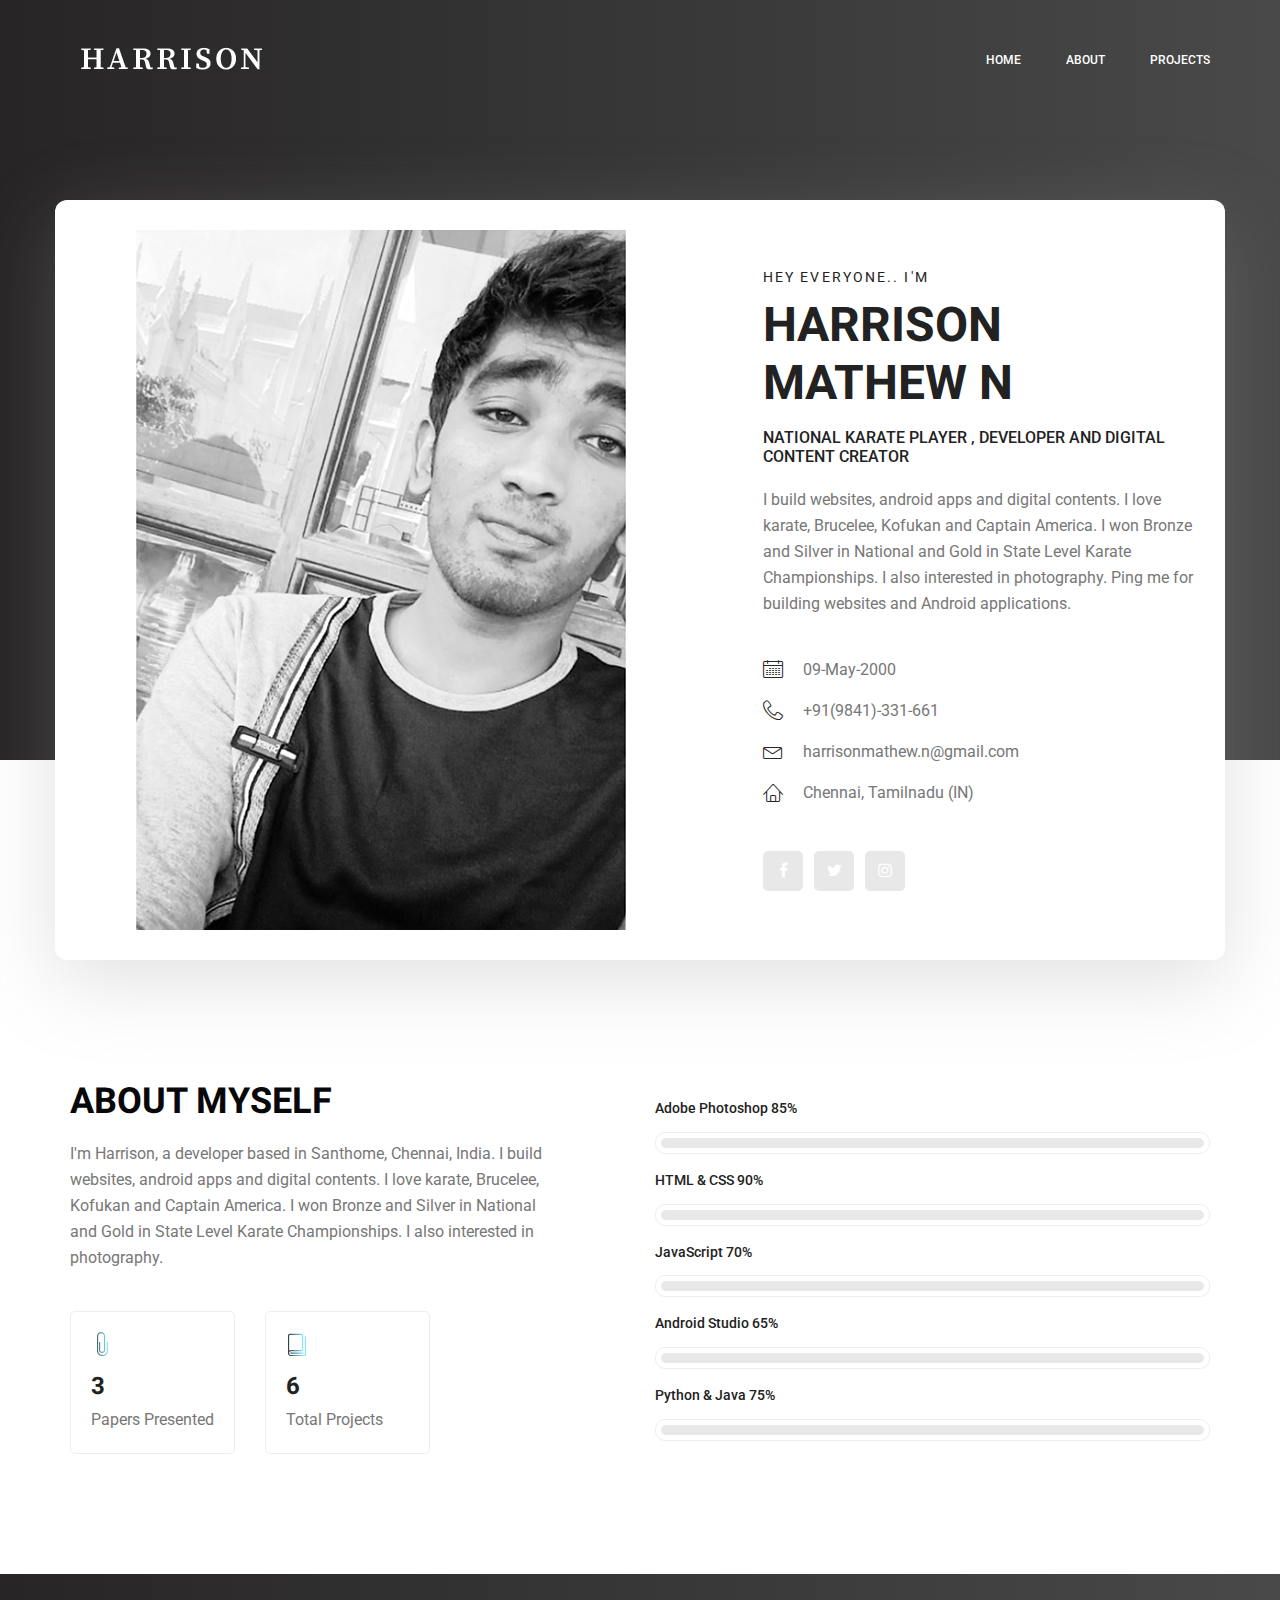
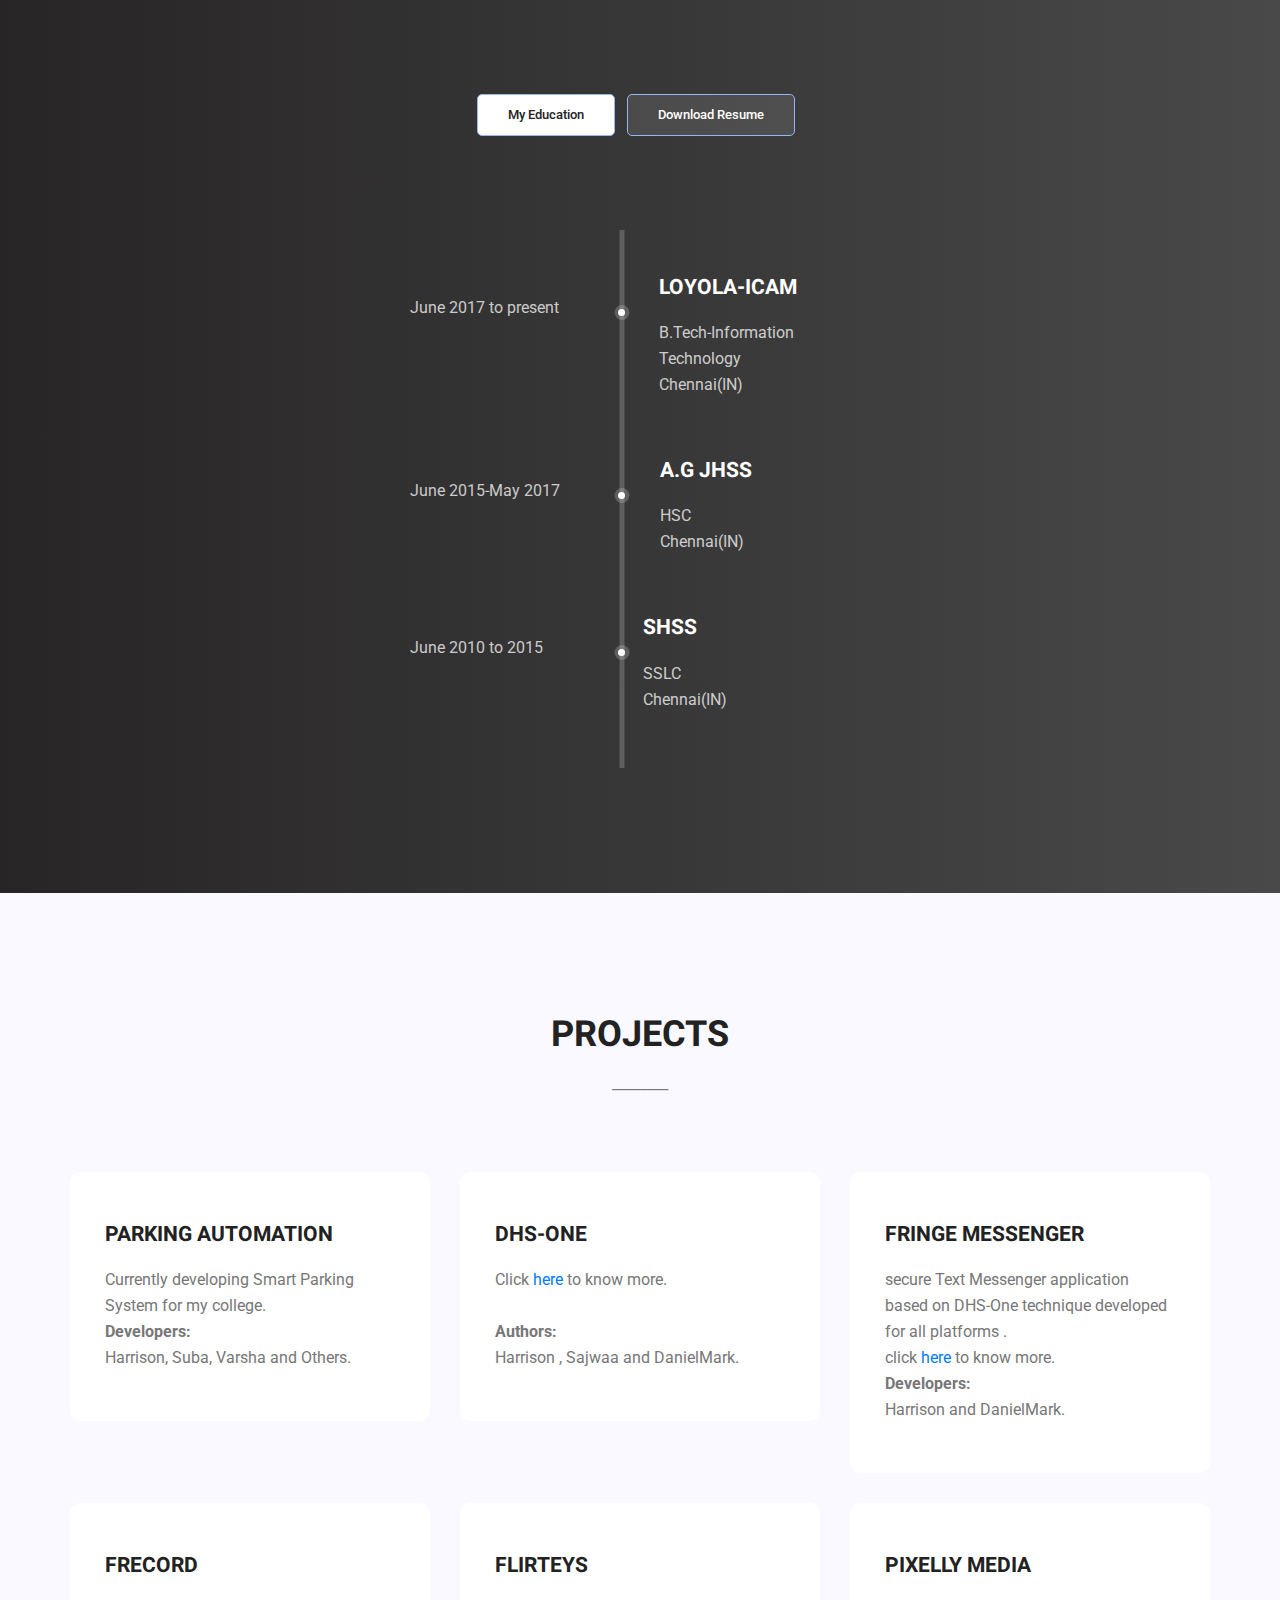
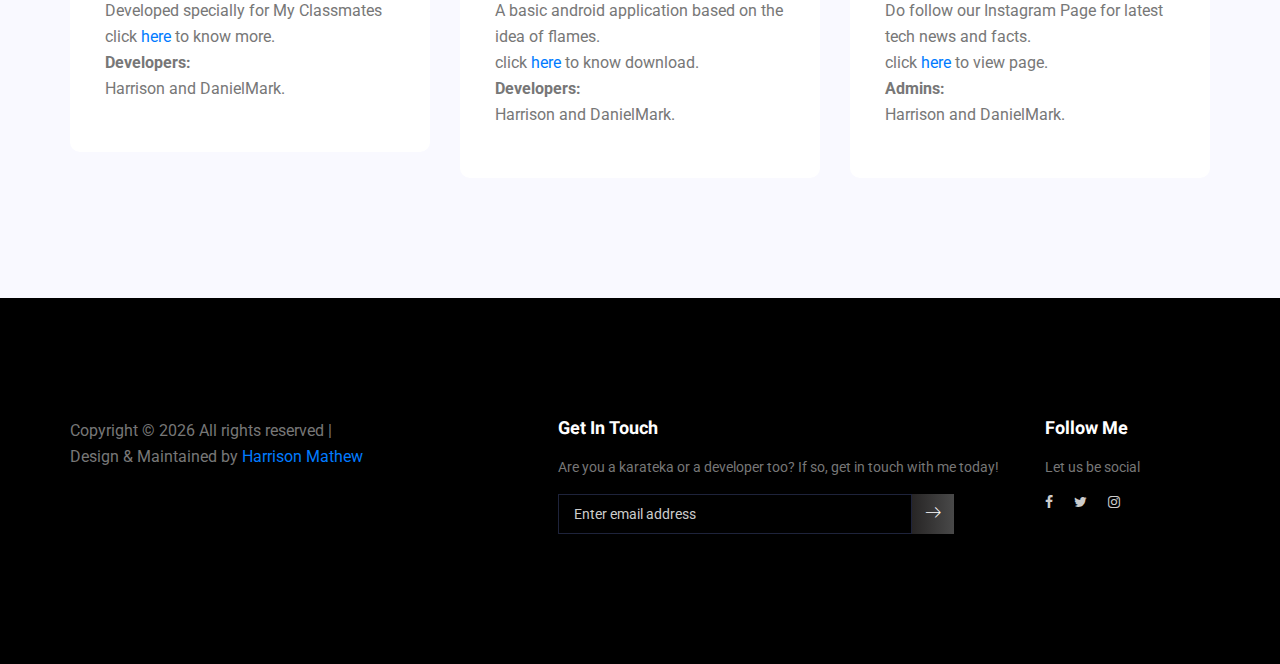
<file: harrison.ml/index.html>
<!doctype html>

<html lang="en">



<head>

    <!-- Required meta tags -->

    <meta charset="utf-8">

    <meta name="viewport" content="width=device-width, initial-scale=1, shrink-to-fit=no">

    <link rel="icon" href="img/favicon.png" type="image/png">

    <title>Harrison</title>

    <!-- Bootstrap CSS -->

    <link rel="stylesheet" href="css/bootstrap.css">

    <link rel="stylesheet" href="vendors/linericon/style.css">

    <link rel="stylesheet" href="css/font-awesome.min.css">

    <link rel="stylesheet" href="vendors/owl-carousel/owl.carousel.min.css">

    <link rel="stylesheet" href="vendors/lightbox/simpleLightbox.css">

    <link rel="stylesheet" href="vendors/nice-select/css/nice-select.css">

    <link rel="stylesheet" href="vendors/animate-css/animate.css">

    <link rel="stylesheet" href="vendors/popup/magnific-popup.css">

    <link rel="stylesheet" href="vendors/flaticon/flaticon.css">

    <!-- main css -->

    <link rel="stylesheet" href="css/style.css">

    <link rel="stylesheet" href="css/responsive.css">

</head>



<body>



    <!--================Header Menu Area =================-->

    <header class="header_area">

        <div class="main_menu">

            <nav class="navbar navbar-expand-lg navbar-light">

                <div class="container box_1620">

                    <!-- Brand and toggle get grouped for better mobile display -->

                    <a class="navbar-brand logo_h" href="index.html"><img src="img/logo.png" alt=""></a>

                    <button class="navbar-toggler" type="button" data-toggle="collapse" data-target="#navbarSupportedContent" aria-controls="navbarSupportedContent" aria-expanded="false" aria-label="Toggle navigation">

							<span class="icon-bar"></span>

							<span class="icon-bar"></span>

							<span class="icon-bar"></span>

						</button>

                    <!-- Collect the nav links, forms, and other content for toggling -->

                    <div class="collapse navbar-collapse offset" id="navbarSupportedContent">

                        <ul class="nav navbar-nav menu_nav ml-auto">

                            <li class="nav-item active"><a class="nav-link" href="index.html">Home</a></li>

                            <li class="nav-item"><a class="nav-link" href="about-us.html">About</a></li>

                            <li class="nav-item"><a class="nav-link" href="services.html">Projects</a></li>

                            <!--<li class="nav-item"><a class="nav-link" href="contact.html">Contact</a></li>-->

                        </ul>

                    </div>

                </div>

            </nav>

        </div>

    </header>

    <!--================Header Menu Area =================-->



    <!--================Home Banner Area =================-->

    <section class="home_banner_area">

        <div class="container box_1620">

            <div class="banner_inner d-flex align-items-center">

                <div class="banner_content">

                    <div class="media">

                        <div class="d-flex">

                            <img src="img/personal.jpg" alt="">

                        </div>

                        <div class="media-body">

                            <div class="personal_text">

                                <h6>Hey Everyone.. I'm</h6>

                                <h3>HARRISON MATHEW N</h3>

                                <h4> National Karate Player , Developer and Digital Content Creator</h4>

                                <p> I build websites, android apps and digital contents. I love karate, Brucelee, Kofukan and Captain America. I won Bronze and Silver in National and Gold in State Level Karate Championships. I also interested in photography. Ping me for building websites and Android applications.



                                </p>

                                <ul class="list basic_info">

                                    <li><a href="#"><i class="lnr lnr-calendar-full"></i> 09-May-2000</a></li>

                                    <li><a href="#"><i class="lnr lnr-phone-handset"></i> +91(9841)-331-661</a></li>

                                    <li><a href="#"><i class="lnr lnr-envelope"></i> harrisonmathew.n@gmail.com</a></li>

                                    <li><a href="#"><i class="lnr lnr-home"></i> Chennai, Tamilnadu (IN)</a></li>

                                </ul>

                                <strong> <ul class="list personal_social">

                                    <li><a href="https://www.facebook.com/harrison.mathew.79"><i class="fa fa-facebook"></i></a></li>

                                    <li><a href="https://twitter.com/@harrisonmathew_"><i class="fa fa-twitter"></i></a></li>

                                    <li><a href="https://www.instagram.com/harrison95_"><i class="fa fa-instagram"></i></a></li>

                                </ul></strong>

                            </div>

                        </div>

                    </div>

                </div>

            </div>

        </div>

    </section>

    <!--================End Home Banner Area =================-->



    <!--================Welcome Area =================-->

    <section class="welcome_area p_120">

        <div class="container">

            <div class="row welcome_inner">

                <div class="col-lg-6">

                    <div class="welcome_text">

                        <h4>About Myself</h4>

                        <p>I'm Harrison, a developer based in Santhome, Chennai, India. I build websites, android apps and digital contents. I love karate, Brucelee, Kofukan and Captain America. I won Bronze and Silver in National and Gold in State Level Karate Championships. I also interested in photography.</p>

                        <div class="row">

                            <div class="col-md-4">

                                <div class="wel_item">

                                    <i class="lnr lnr-paperclip"></i>

                                    <h4>3</h4>

                                    <p>Papers Presented</p>

                                </div>

                            </div>

                            <div class="col-md-4">

                                <div class="wel_item">

                                    <i class="lnr lnr-book"></i>

                                    <h4>6</h4>

                                    <p>Total Projects</p>

                                </div>

                            </div>

                        </div>

                    </div>

                </div>

                <div class="col-lg-6">

                    <div class="tools_expert">

                        <div class="skill_main">

                            <div class="skill_item">

                                <h4>Adobe Photoshop <span class="counter">85</span>%</h4>

                                <div class="progress_br">

                                    <div class="progress">

                                        <div class="progress-bar" role="progressbar" aria-valuenow="85" aria-valuemin="0" aria-valuemax="100"></div>

                                    </div>

                                </div>

                            </div>

                            <div class="skill_item">

                                <h4>HTML & CSS <span class="counter">90</span>%</h4>

                                <div class="progress_br">

                                    <div class="progress">

                                        <div class="progress-bar" role="progressbar" aria-valuenow="90" aria-valuemin="0" aria-valuemax="100"></div>

                                    </div>

                                </div>

                            </div>

                            <div class="skill_item">

                                <h4> JavaScript <span class="counter">70</span>%</h4>

                                <div class="progress_br">

                                    <div class="progress">

                                        <div class="progress-bar" role="progressbar" aria-valuenow="70" aria-valuemin="0" aria-valuemax="100"></div>

                                    </div>

                                </div>

                            </div>

                            <div class="skill_item">

                                <h4>Android Studio <span class="counter">65</span>%</h4>

                                <div class="progress_br">

                                    <div class="progress">

                                        <div class="progress-bar" role="progressbar" aria-valuenow="65" aria-valuemin="0" aria-valuemax="100"></div>

                                    </div>

                                </div>

                            </div>

                            <div class="skill_item">

                                <h4>Python & Java <span class="counter">75</span>%</h4>

                                <div class="progress_br">

                                    <div class="progress">

                                        <div class="progress-bar" role="progressbar" aria-valuenow="75" aria-valuemin="0" aria-valuemax="100"></div>

                                    </div>

                                </div>

                            </div>

                        </div>

                    </div>

                </div>

            </div>

        </div>

    </section>

    <!--================End Welcome Area =================-->



    <!--================My Tabs Area =================-->

    <section class="mytabs_area p_120">

        <div class="container">

            <div class="tabs_inner">

                <ul class="nav nav-tabs" id="myTab" role="tablist">

                    <li class="nav-item">

                        <a class="nav-link active" id="home-tab" data-toggle="tab" href="#home" role="tab" aria-controls="home" aria-selected="true">My Education</a>

                    </li>

                    <li class="nav-item">

                        <a class="nav-link" data-toggle="tab" href="img/5.pdf" role="#" aria-controls="#" aria-selected="false">Download Resume</a>

                    </li>

                </ul>

                <div class="tab-content" id="myTabContent">

                    <div class="tab-pane fade show active" id="home" role="tabpanel" aria-labelledby="home-tab">

                        <ul class="list">

                            <li>

                                <span></span>

                                <div class="media">

                                    <div class="d-flex">

                                        <p>June 2017 to present</p>

                                    </div>

                                    <div class="media-body">

                                        <h4>LOYOLA-ICAM</h4>

                                        <p>B.Tech-Information Technology <br />Chennai(IN)</p>

                                    </div>

                                </div>

                            </li>

                            <li>

                                <span></span>

                                <div class="media">

                                    <div class="d-flex">

                                        <p>June 2015-May 2017</p>

                                    </div>

                                    <div class="media-body">

                                        <h4>A.G JHSS</h4>

                                        <p>HSC<br />Chennai(IN)</p>

                                    </div>

                                </div>

                            </li>

                            <li>

                                <span></span>

                                <div class="media">

                                    <div class="d-flex">

                                        <p>June 2010 to 2015</p>

                                    </div>

                                    <div class="media-body">

                                        <h4>SHSS</h4>

                                        <p>SSLC<br />Chennai(IN)</p>

                                    </div>

                                </div>

                            </li>

                        </ul>

                    </div>

                </div>

            </div>

        </div>

    </section>

    <!--================End My Tabs Area =================-->



    <!--================Feature Area =================-->

    <section class="feature_area p_120">

        <div class="container">

            <div class="main_title">

                <h2>Projects</h2>

                <p>________</p>

            </div>

            <div class="feature_inner row">

                <div class="col-lg-4 col-md-6">

                    <div class="feature_item">



                        <h4>Parking Automation</h4>

                        <p>Currently developing Smart Parking System for my college. <br> <strong> Developers:</strong><br>Harrison, Suba, Varsha and Others. </p>

                    </div>

                </div>

                <div class="col-lg-4 col-md-6">

                    <div class="feature_item">

                        <h4>DHS-One</h4>

                        <p>Click <a href="https://one.danielmarkd.com">here </a> to know more. <br> <br><strong> Authors:</strong><br>Harrison , Sajwaa and DanielMark. </p>

                    </div>

                </div>

                <div class="col-lg-4 col-md-6">

                    <div class="feature_item">

                        <h4>Fringe Messenger</h4>

                        <p>secure Text Messenger application based on DHS-One technique developed for all platforms . <br>click <a href="https://fringe.danielmarkd.com">here </a> to know more. <br> <strong> Developers:</strong><br>Harrison and DanielMark.

                        </p>

                    </div>

                </div>

                <div class="col-lg-4 col-md-6">

                    <div class="feature_item">

                        <h4>Frecord</h4>

                        <p>Developed specially for My Classmates <br>click <a href="https://frecord.danielmarkd.com">here </a> to know more. <br> <strong> Developers:</strong><br>Harrison and DanielMark. </p>

                    </div>

                </div>

                <div class="col-lg-4 col-md-6">

                    <div class="feature_item">

                        <h4>Flirteys</h4>

                        <p>A basic android application based on the idea of flames. <br>click <a href="https://drive.google.com/open?id=15RrCixbpWt3ct60S_TcUBFlDKaUIxmAp">here </a> to know download. <br> <strong> Developers:</strong><br>Harrison and DanielMark.

                        </p>

                    </div>

                </div>

                <div class="col-lg-4 col-md-6">

                    <div class="feature_item">

                        <h4>Pixelly Media</h4>

                        <p>Do follow our Instagram Page for latest tech news and facts. <br>click <a href="https://instagram.com/pixellymedia">here </a> to view page. <br> <strong> Admins:</strong><br>Harrison and DanielMark. </p>

                    </div>

                </div>

            </div>

        </div>

    </section>



    <!--================Footer Area =================-->

    <footer class="footer_area p_120">

        <div class="container">

            <div class="row footer_inner">

                <div class="col-lg-5 col-sm-6">

                    <aside class="f_widget ab_widget">

                        <div class="f_title">

                            <!--<h3>About Me</h3>

                    </div>

                    <p>Do you want to be even more successful? Learn to love learning and growth. The more effort you put into improving your skills,</p>

                    <p>-->

                            <!-- Link back to Colorlib can't be removed. Template is licensed under CC BY 3.0. -->

                            Copyright &copy;

                            <script>

                                document.write(new Date().getFullYear());

                            </script> All rights reserved |<br> Design & Maintained<i class="fa fa-Creator" aria-hidden="true"></i> by <a href="https://about.me/harrisonmathew" target="_blank">Harrison Mathew </a>

                            <!-- Link back to Colorlib can't be removed. Template is licensed under CC BY 3.0. -->

                            </p>

                    </aside>

                    </div>

                    <div class="col-lg-5 col-sm-6">

                        <aside class="f_widget news_widget">

                            <div class="f_title">

                                <h3>Get In Touch</h3>

                            </div>

                            <p>Are you a karateka or a developer too? If so, get in touch with me today!</p>

                            <div id="mc_embed_signup">

                                <form target="_blank" action="https://spondonit.us12.list-manage.com/subscribe/post?u=1462626880ade1ac87bd9c93a&amp;id=92a4423d01" method="get" class="subscribe_form relative">

                                    <div class="input-group d-flex flex-row">

                                        <input name="EMAIL" placeholder="Enter email address" onfocus="this.placeholder = ''" onblur="this.placeholder = 'Email Address '" required="" type="email">

                                        <button class="btn sub-btn"><span class="lnr lnr-arrow-right"></span></button>

                                    </div>

                                    <div class="mt-10 info"></div>

                                </form>

                            </div>

                        </aside>

                    </div>

                    <div class="col-lg-2">

                        <aside class="f_widget social_widget">

                            <div class="f_title">

                                <h3>Follow Me</h3>

                            </div>

                            <p>Let us be social</p>

                            <ul class="list">

                                <li><a href="https://www.facebook.com/harrison.mathew.79"><i class="fa fa-facebook"></i></a></li>

                                <li><a href="https://twitter.com/@harrisonmathew_"><i class="fa fa-twitter"></i></a></li>

                                <li><a href="https://instagram.com/harrison95_"><i class="fa fa-instagram"></i></a></li>

                            </ul>

                        </aside>

                    </div>

                </div>

            </div>

    </footer>

    <!--================End Footer Area =================-->











    <!-- Optional JavaScript -->

    <!-- jQuery first, then Popper.js, then Bootstrap JS -->

    <script src="js/jquery-3.3.1.min.js"></script>

    <script src="js/popper.js"></script>

    <script src="js/bootstrap.min.js"></script>

    <script src="js/stellar.js"></script>

    <script src="vendors/lightbox/simpleLightbox.min.js"></script>

    <script src="vendors/nice-select/js/jquery.nice-select.min.js"></script>

    <script src="vendors/isotope/imagesloaded.pkgd.min.js"></script>

    <script src="vendors/isotope/isotope.pkgd.min.js"></script>

    <script src="vendors/owl-carousel/owl.carousel.min.js"></script>

    <script src="vendors/popup/jquery.magnific-popup.min.js"></script>

    <script src="js/jquery.ajaxchimp.min.js"></script>

    <script src="vendors/counter-up/jquery.waypoints.min.js"></script>

    <script src="vendors/counter-up/jquery.counterup.min.js"></script>

    <script src="js/mail-script.js"></script>

    <script src="js/theme.js"></script>

</body>



</html>
</file>
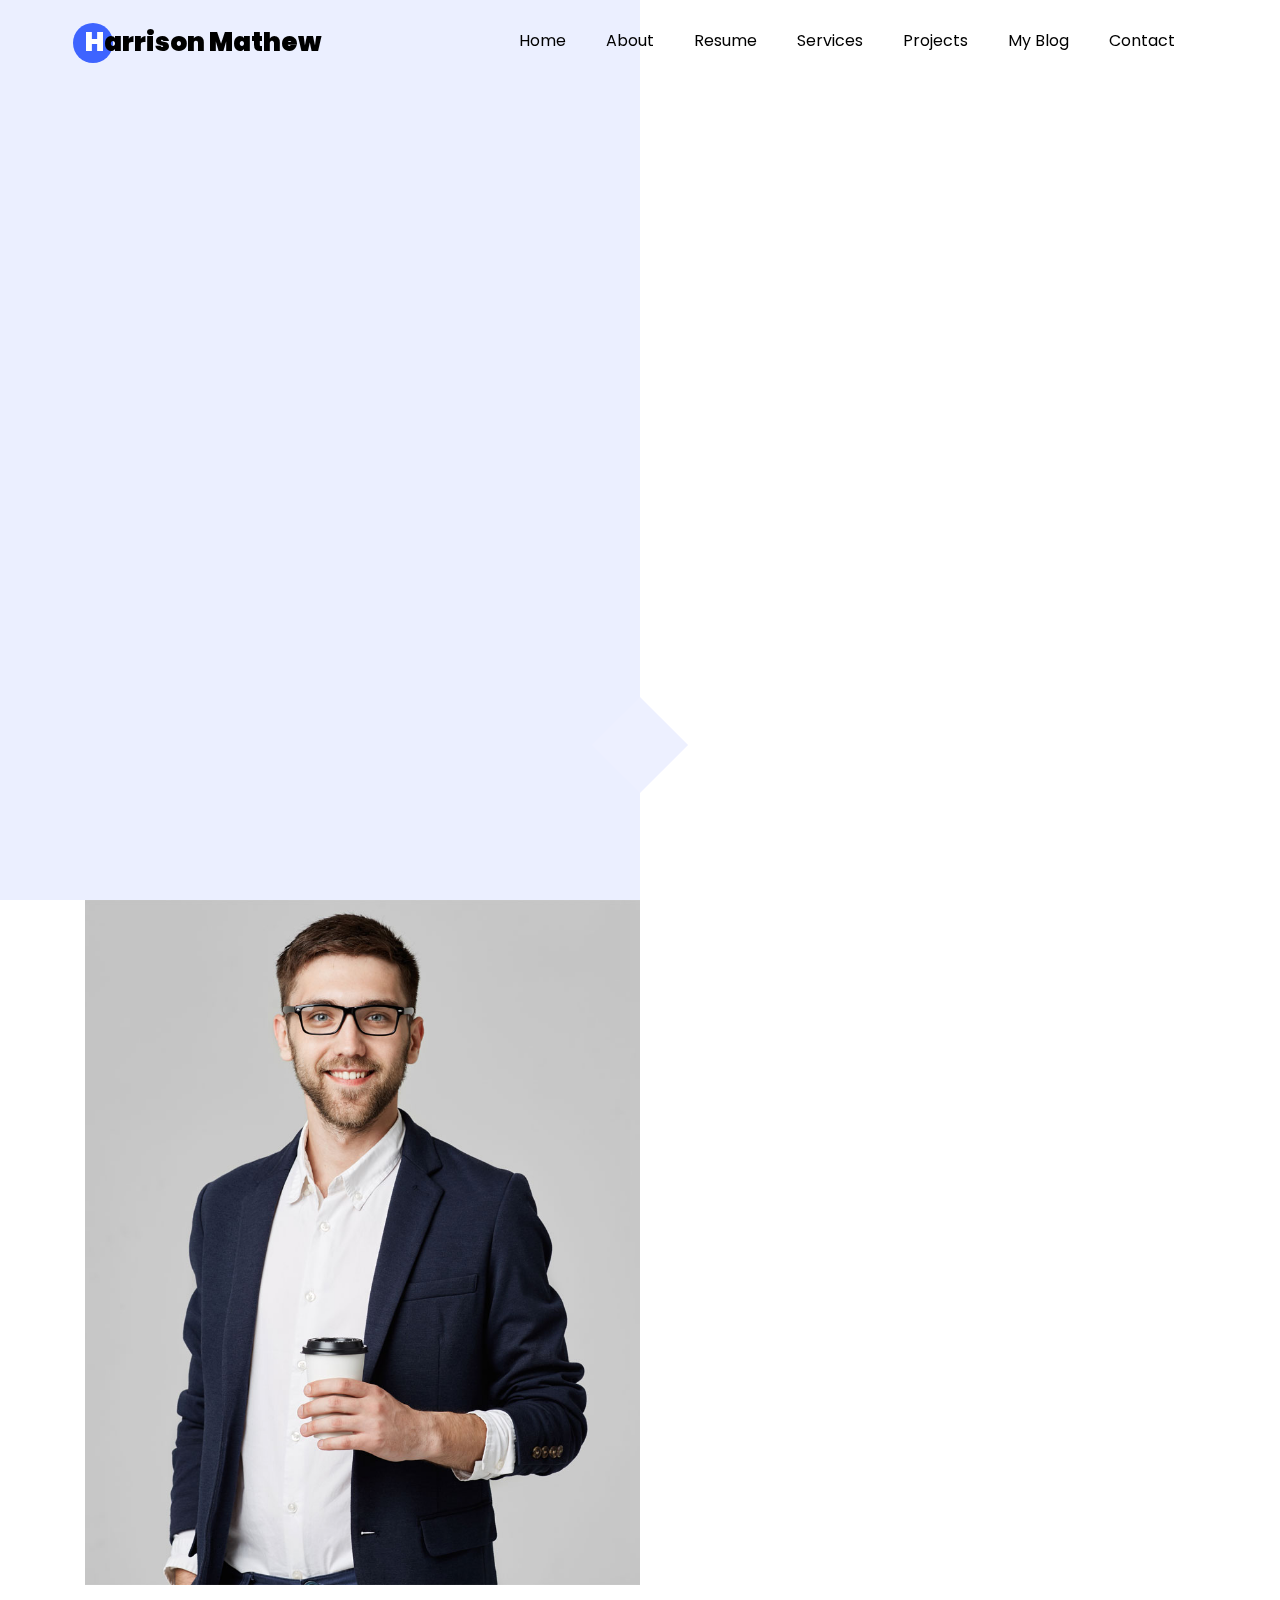
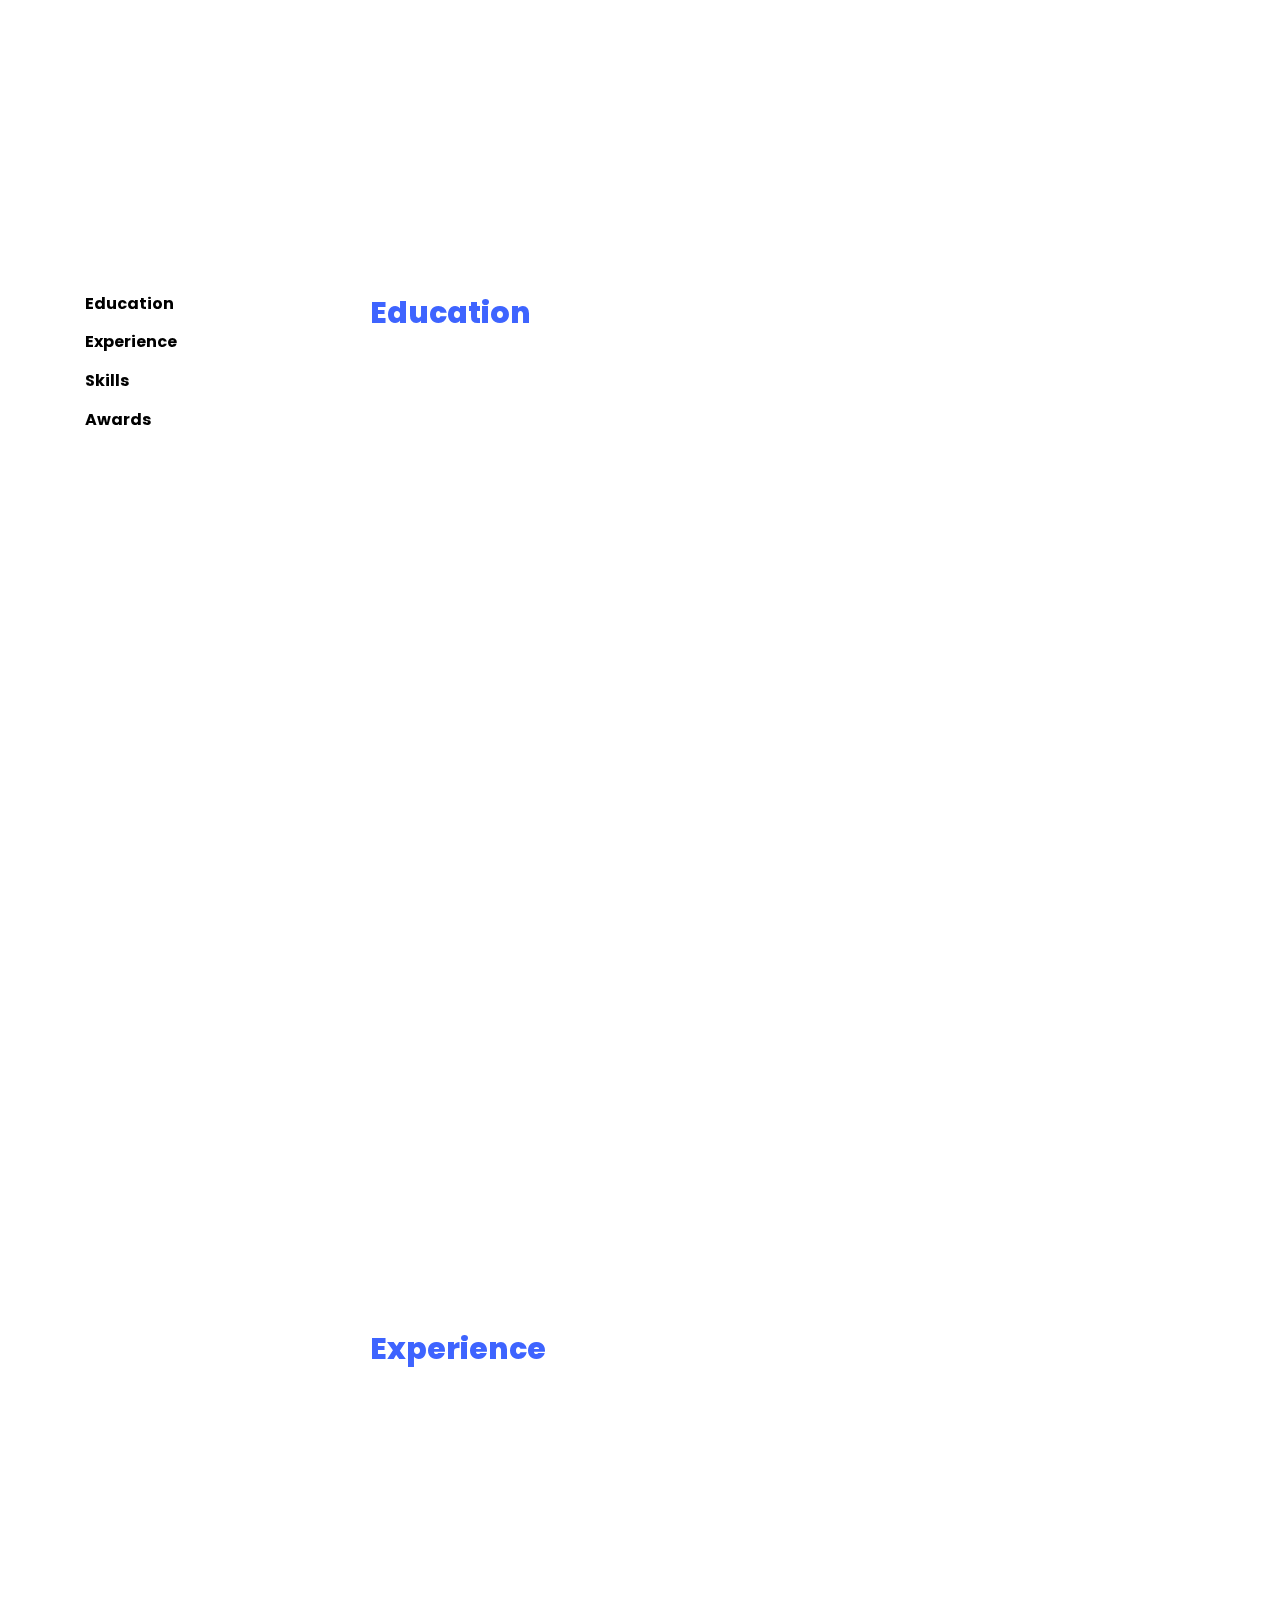
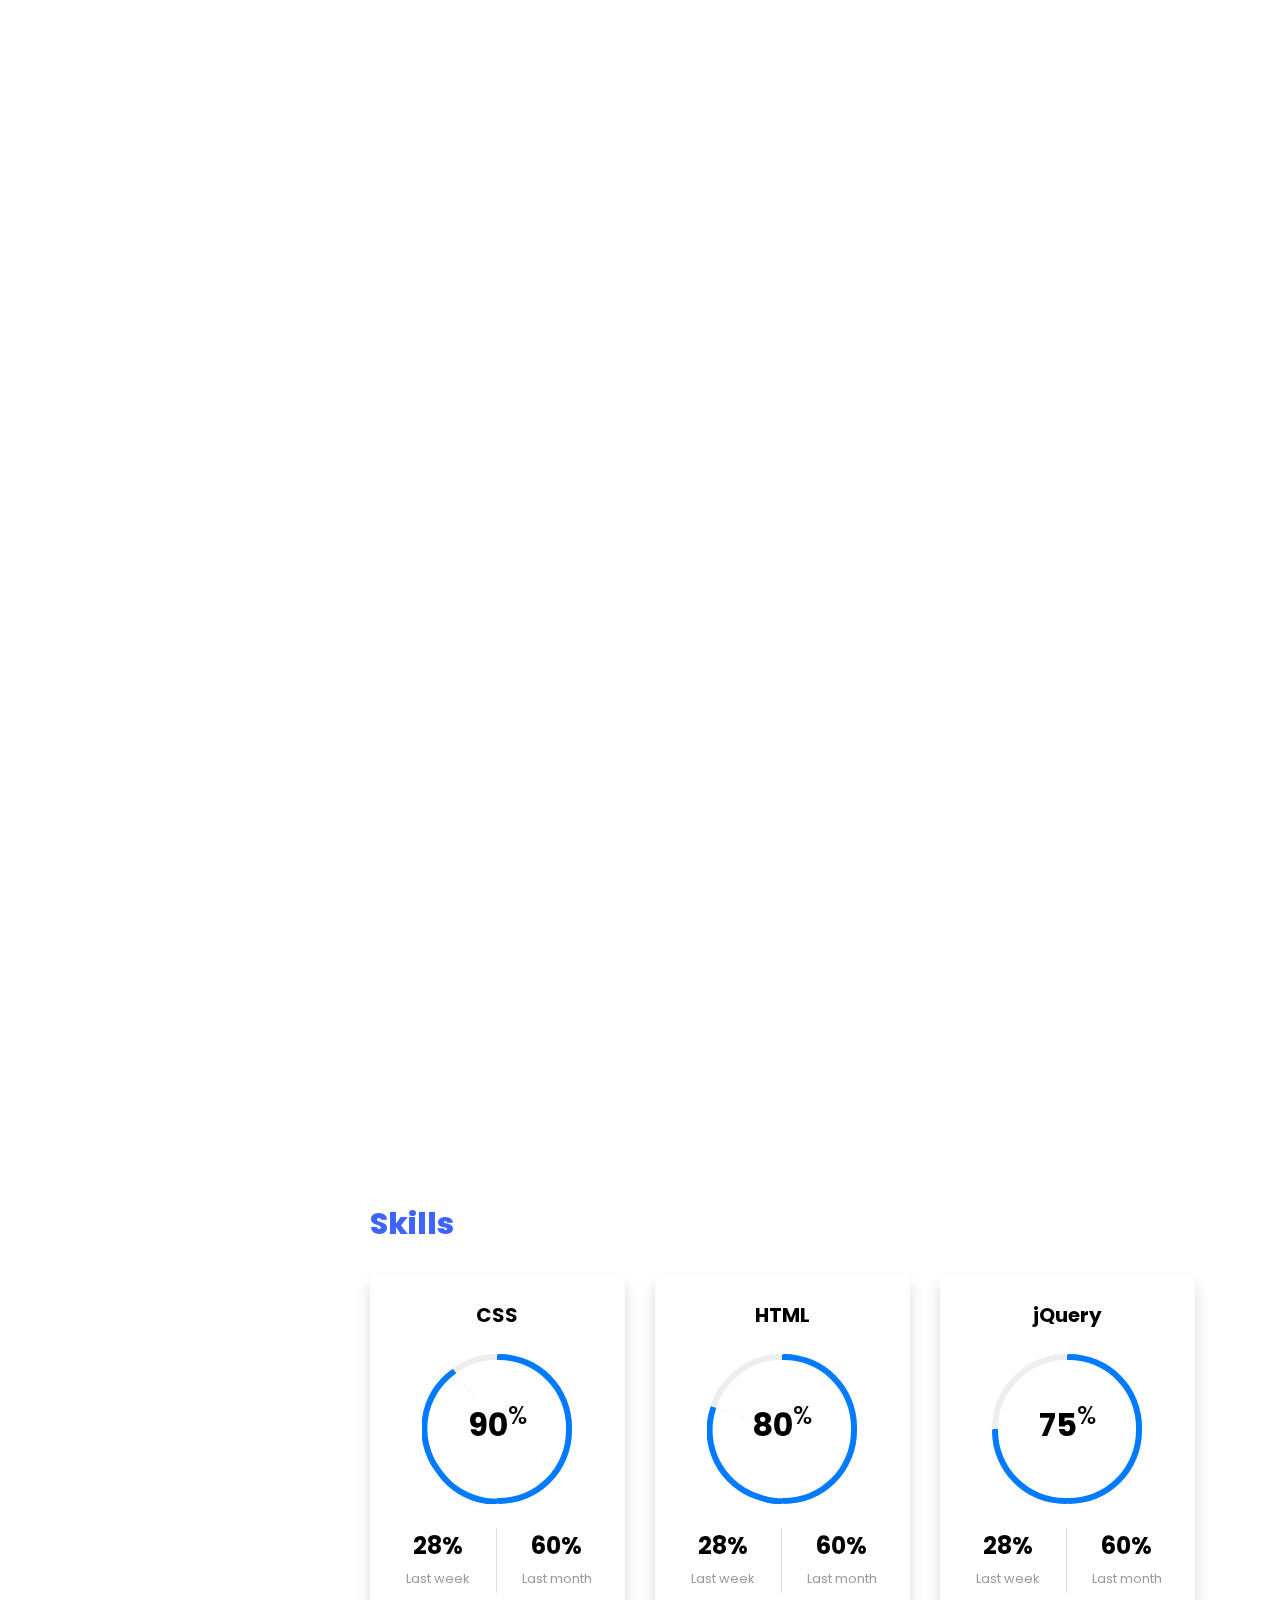
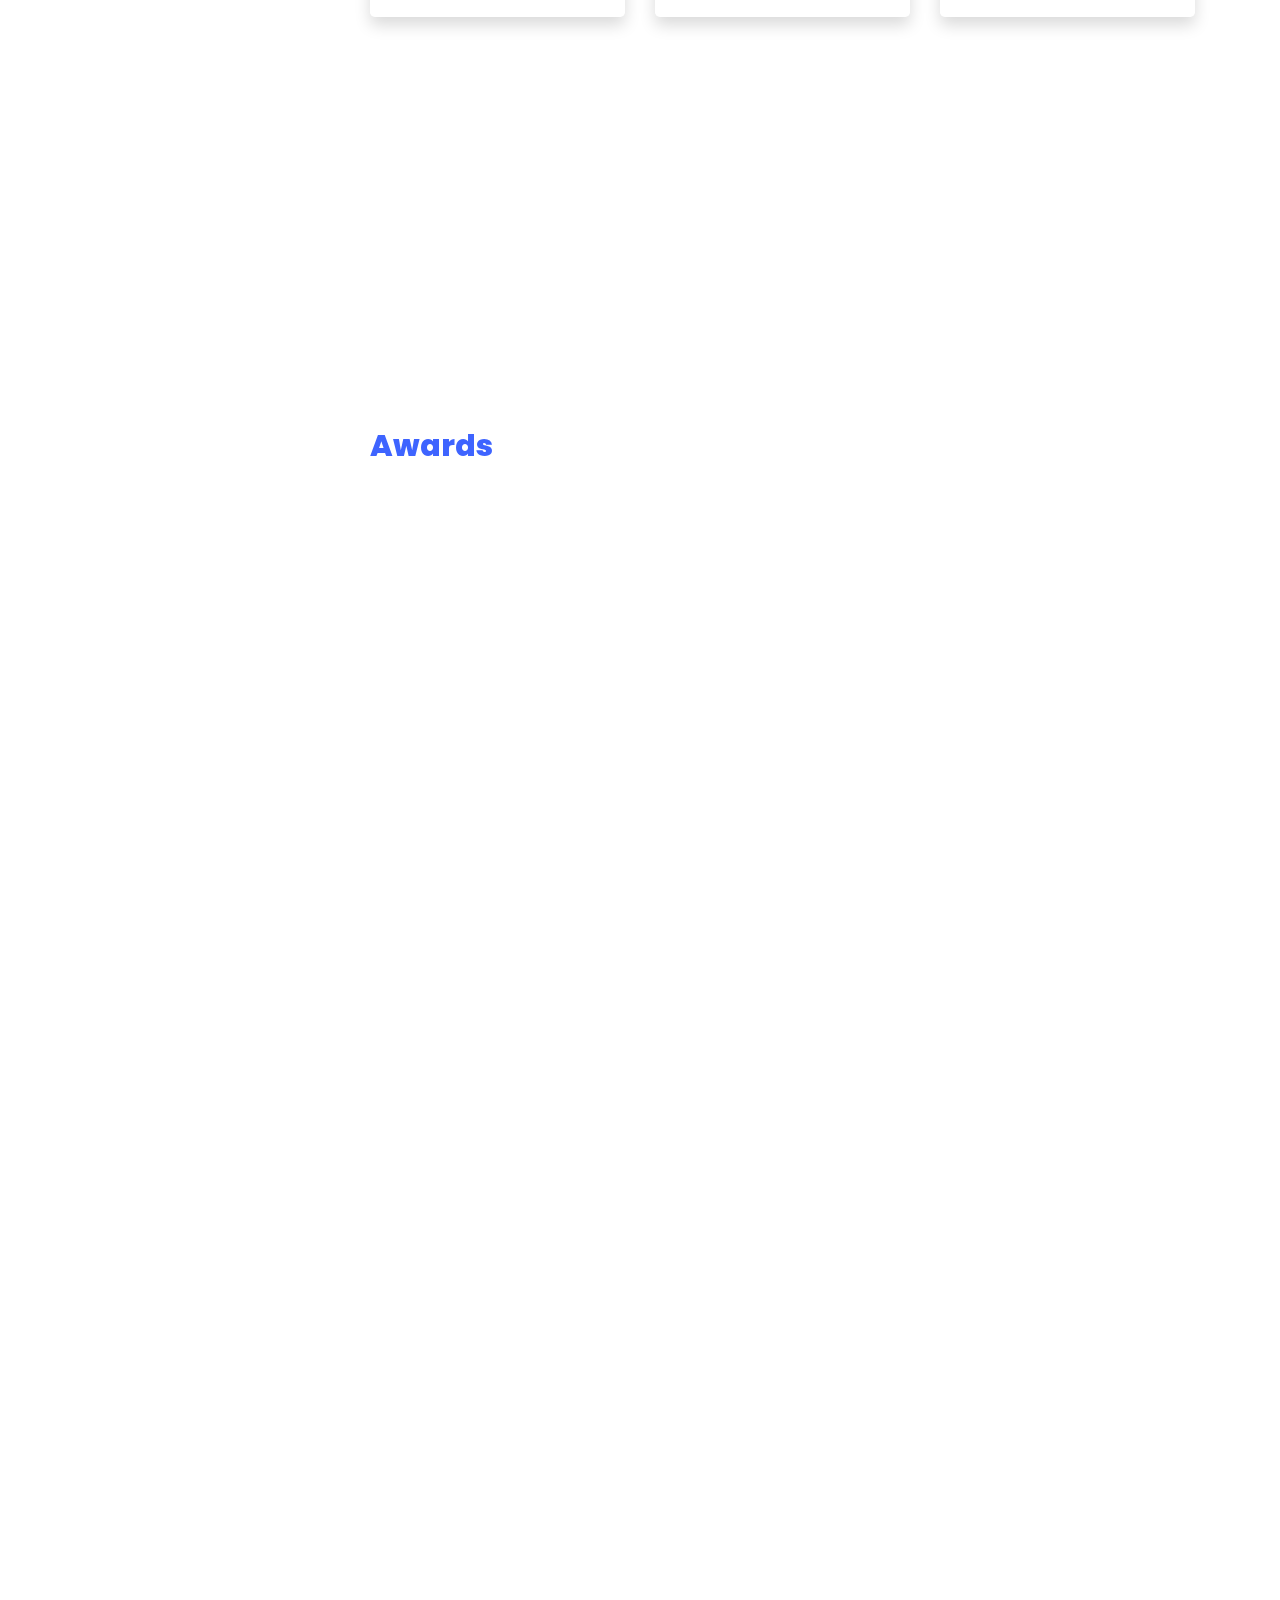
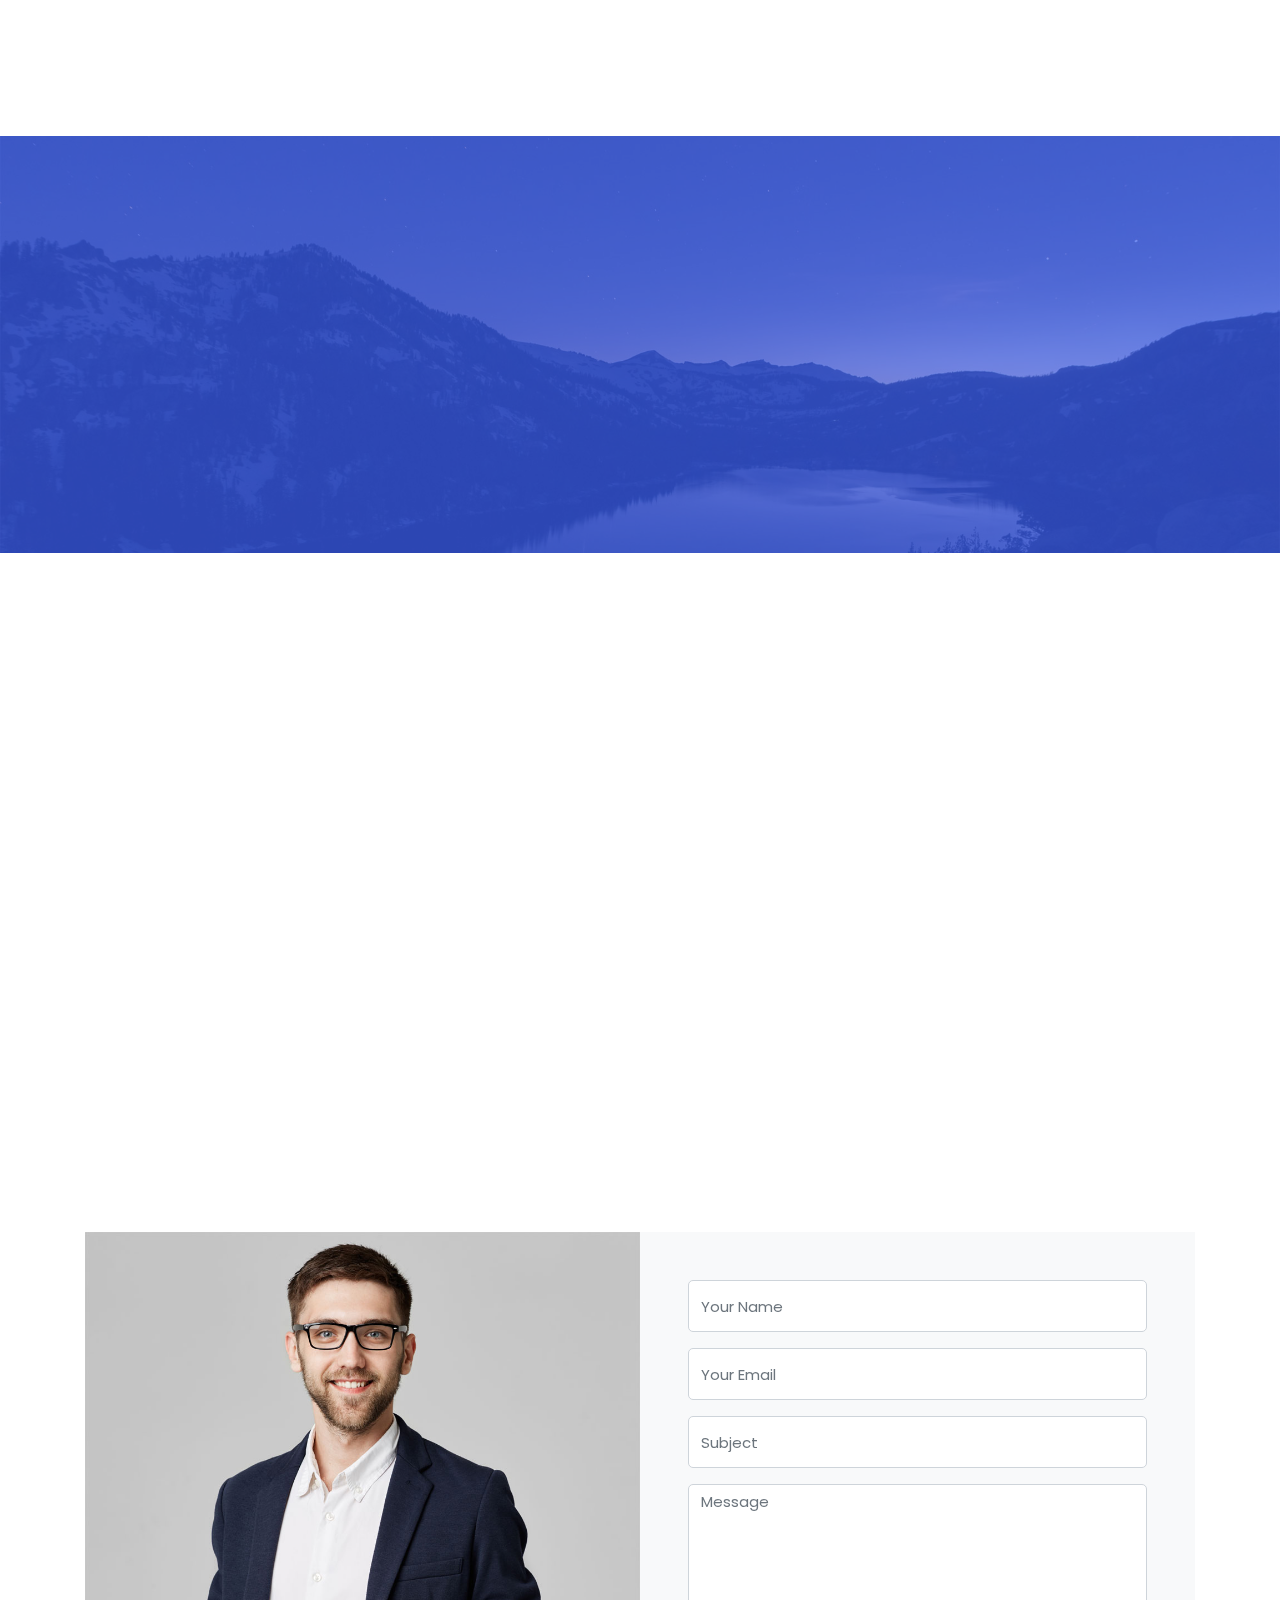
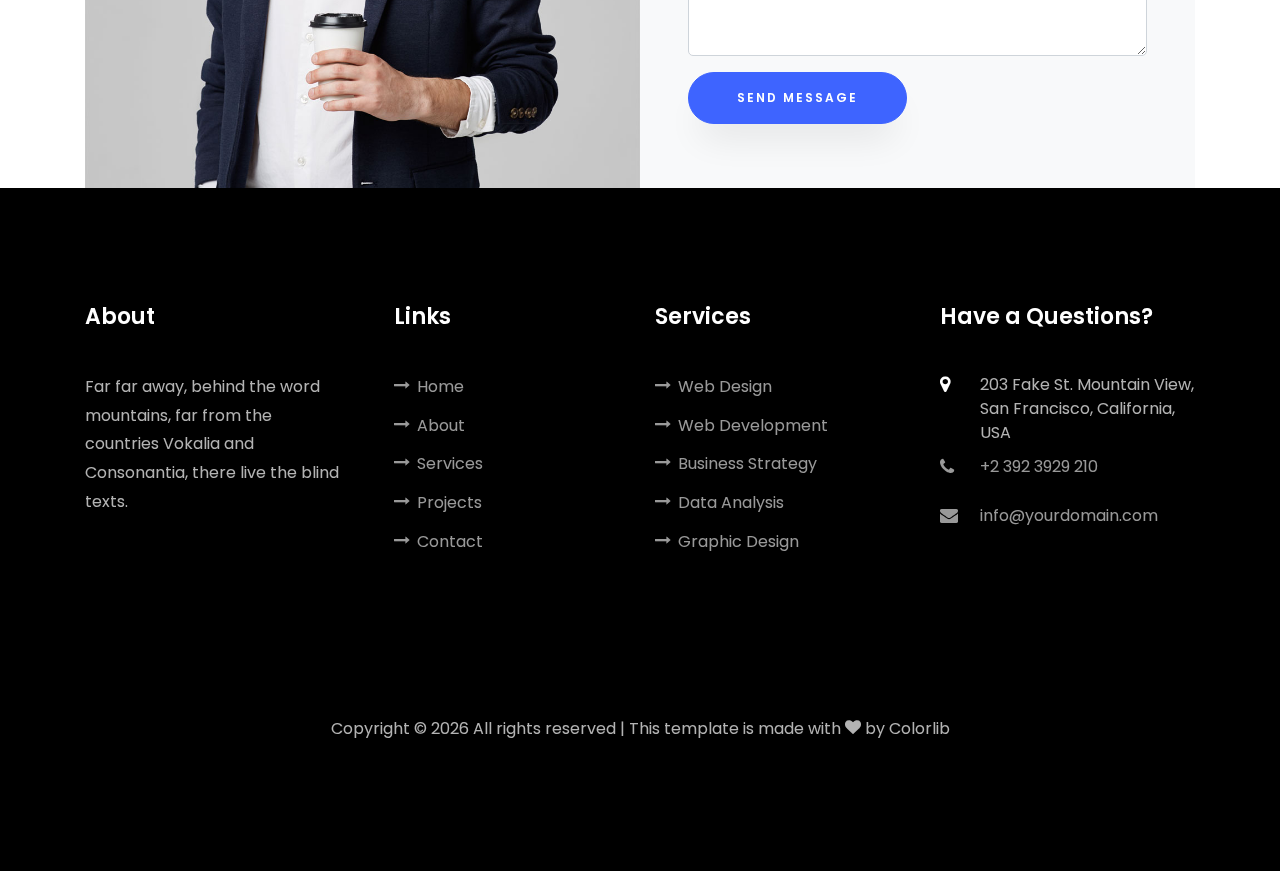
<file: website2edit/index.html>
<!DOCTYPE html>
<html lang="en">

<head>
    <title>Harrison </title>
    <meta charset="utf-8">
    <meta name="viewport" content="width=device-width, initial-scale=1, shrink-to-fit=no">

    <link href="https://fonts.googleapis.com/css?family=Poppins:100,200,300,400,500,600,700,800,900" rel="stylesheet">

    <link rel="stylesheet" href="css/open-iconic-bootstrap.min.css">
    <link rel="stylesheet" href="css/animate.css">

    <link rel="stylesheet" href="css/owl.carousel.min.css">
    <link rel="stylesheet" href="css/owl.theme.default.min.css">
    <link rel="stylesheet" href="css/magnific-popup.css">

    <link rel="stylesheet" href="css/aos.css">

    <link rel="stylesheet" href="css/ionicons.min.css">

    <link rel="stylesheet" href="css/flaticon.css">
    <link rel="stylesheet" href="css/icomoon.css">
    <link rel="stylesheet" href="css/style.css">
</head>

<body data-spy="scroll" data-target=".site-navbar-target" data-offset="400">


    <nav class="navbar navbar-expand-lg navbar-dark ftco_navbar ftco-navbar-light site-navbar-target" id="ftco-navbar">
        <div class="container">
            <a class="navbar-brand" href="index.html"><span>H</span>arrison Mathew</a>
            <button class="navbar-toggler js-fh5co-nav-toggle fh5co-nav-toggle" type="button" data-toggle="collapse" data-target="#ftco-nav" aria-controls="ftco-nav" aria-expanded="false" aria-label="Toggle navigation">
	        <span class="oi oi-menu"></span> Menu
	      </button>

            <div class="collapse navbar-collapse" id="ftco-nav">
                <ul class="navbar-nav nav ml-auto">
                    <li class="nav-item"><a href="#home-section" class="nav-link"><span>Home</span></a></li>
                    <li class="nav-item"><a href="#about-section" class="nav-link"><span>About</span></a></li>
                    <li class="nav-item"><a href="#resume-section" class="nav-link"><span>Resume</span></a></li>
                    <li class="nav-item"><a href="#services-section" class="nav-link"><span>Services</span></a></li>
                    <li class="nav-item"><a href="#projects-section" class="nav-link"><span>Projects</span></a></li>
                    <li class="nav-item"><a href="#blog-section" class="nav-link"><span>My Blog</span></a></li>
                    <li class="nav-item"><a href="#contact-section" class="nav-link"><span>Contact</span></a></li>
                </ul>
            </div>
        </div>
    </nav>
    <section class="hero-wrap js-fullheight">
        <div class="overlay"></div>
        <div class="container">
            <div class="row no-gutters slider-text js-fullheight justify-content-center align-items-center">
                <div class="col-lg-8 col-md-6 ftco-animate d-flex align-items-center">
                    <div class="text text-center">
                        <span class="subheading">Hey! I am</span>
                        <h1>Harrison Mathew</h1>
                        <h2>I'm a
                            <span class="txt-rotate" data-period="2000" data-rotate='[ "Web Designer.", "Developer.", "Content Creater.", "Karateka.", "Engineer" ]'></span>
                        </h2>
                    </div>
                </div>
            </div>
        </div>
        </div>
        <div class="mouse">
            <a href="#" class="mouse-icon">
                <!-- <div class="mouse-wheel"><span class="ion-ios-arrow-round-down"></span></div>-->
            </a>
        </div>
    </section>

    <section class="ftco-about img ftco-section ftco-no-pt ftco-no-pb" id="about-section">
        <div class="container">
            <div class="row d-flex no-gutters">
                <div class="col-md-6 col-lg-6 d-flex">
                    <div class="img-about img d-flex align-items-stretch">
                        <div class="overlay"></div>
                        <div class="img d-flex align-self-stretch align-items-center" style="background-image:url(images/about.jpg);">
                        </div>
                    </div>
                </div>
                <div class="col-md-6 col-lg-6 pl-md-5 py-5">
                    <div class="row justify-content-start pb-3">
                        <div class="col-md-12 heading-section ftco-animate">
                            <h1 class="big">About</h1>
                            <h2 class="mb-4">About Me</h2>
                            <p>A small river named Duden flows by their place and supplies it with the necessary regelialia.</p>
                            <ul class="about-info mt-4 px-md-0 px-2">
                                <li class="d-flex"><span>Name:</span> <span>Ronaldo Fredrickson</span></li>
                                <li class="d-flex"><span>Date of birth:</span> <span>November 28, 1989</span></li>
                                <li class="d-flex"><span>Address:</span> <span>San Francisco CA 97987 USA</span></li>
                                <li class="d-flex"><span>Zip code:</span> <span>1000</span></li>
                                <li class="d-flex"><span>Email:</span> <span>ronaldo@gmail.com</span></li>
                                <li class="d-flex"><span>Phone: </span> <span>+1-2234-5678-9-0</span></li>
                            </ul>
                        </div>
                    </div>
                    <div class="counter-wrap ftco-animate d-flex mt-md-3">
                        <div class="text">
                            <p class="mb-4">
                                <span class="number" data-number="120">0</span>
                                <span>Project complete</span>
                            </p>
                            <p><a href="#" class="btn btn-primary py-3 px-3">Download CV</a></p>
                        </div>
                    </div>
                </div>
            </div>
        </div>
    </section>

    <section class="ftco-section ftco-partner">
        <div class="container">
            <div class="row">
                <div class="col-sm ftco-animate">
                    <a href="#" class="partner"><img src="images/partner-1.png" class="img-fluid" alt="Colorlib Template"></a>
                </div>
                <div class="col-sm ftco-animate">
                    <a href="#" class="partner"><img src="images/partner-2.png" class="img-fluid" alt="Colorlib Template"></a>
                </div>
                <div class="col-sm ftco-animate">
                    <a href="#" class="partner"><img src="images/partner-3.png" class="img-fluid" alt="Colorlib Template"></a>
                </div>
                <div class="col-sm ftco-animate">
                    <a href="#" class="partner"><img src="images/partner-4.png" class="img-fluid" alt="Colorlib Template"></a>
                </div>
                <div class="col-sm ftco-animate">
                    <a href="#" class="partner"><img src="images/partner-5.png" class="img-fluid" alt="Colorlib Template"></a>
                </div>
            </div>
        </div>
    </section>

    <section class="ftco-section ftco-no-pb goto-here" id="resume-section">
        <div class="container">
            <div class="row">
                <div class="col-md-3">
                    <nav id="navi">
                        <ul>
                            <li><a href="#page-1">Education</a></li>
                            <li><a href="#page-2">Experience</a></li>
                            <li><a href="#page-3">Skills</a></li>
                            <li><a href="#page-4">Awards</a></li>
                        </ul>
                    </nav>
                </div>
                <div class="col-md-9">
                    <div id="page-1" class="page one">
                        <h2 class="heading">Education</h2>
                        <div class="resume-wrap d-flex ftco-animate">
                            <div class="icon d-flex align-items-center justify-content-center">
                                <span class="flaticon-ideas"></span>
                            </div>
                            <div class="text pl-3">
                                <span class="date">2014-2015</span>
                                <h2>Bachelor of Science in Computer Science</h2>
                                <span class="position">Cambridge University</span>
                                <p>A small river named Duden flows by their place and supplies it with the necessary regelialia. It is a paradisematic country, in which roasted parts of sentences fly into your mouth.</p>
                            </div>
                        </div>
                        <div class="resume-wrap d-flex ftco-animate">
                            <div class="icon d-flex align-items-center justify-content-center">
                                <span class="flaticon-ideas"></span>
                            </div>
                            <div class="text pl-3">
                                <span class="date">2014-2015</span>
                                <h2>Computer Processing Systems/Computer Software</h2>
                                <span class="position">Cambridge University</span>
                                <p>A small river named Duden flows by their place and supplies it with the necessary regelialia. It is a paradisematic country, in which roasted parts of sentences fly into your mouth.</p>
                            </div>
                        </div>
                        <div class="resume-wrap d-flex ftco-animate">
                            <div class="icon d-flex align-items-center justify-content-center">
                                <span class="flaticon-ideas"></span>
                            </div>
                            <div class="text pl-3">
                                <span class="date">2014-2015</span>
                                <h2>Diploma in Computer</h2>
                                <span class="position">Cambridge University</span>
                                <p>A small river named Duden flows by their place and supplies it with the necessary regelialia. It is a paradisematic country, in which roasted parts of sentences fly into your mouth.</p>
                            </div>
                        </div>
                        <div class="resume-wrap d-flex ftco-animate">
                            <div class="icon d-flex align-items-center justify-content-center">
                                <span class="flaticon-ideas"></span>
                            </div>
                            <div class="text pl-3">
                                <span class="date">2014-2015</span>
                                <h2>Art &amp; Creative Director</h2>
                                <span class="position">Cambridge University</span>
                                <p>A small river named Duden flows by their place and supplies it with the necessary regelialia. It is a paradisematic country, in which roasted parts of sentences fly into your mouth.</p>
                            </div>
                        </div>
                    </div>

                    <div id="page-2" class="page two">
                        <h2 class="heading">Experience</h2>
                        <div class="resume-wrap d-flex ftco-animate">
                            <div class="icon d-flex align-items-center justify-content-center">
                                <span class="flaticon-ideas"></span>
                            </div>
                            <div class="text pl-3">
                                <span class="date">2014-2015</span>
                                <h2>Software Developer</h2>
                                <span class="position">Cambridge University</span>
                                <p>A small river named Duden flows by their place and supplies it with the necessary regelialia. It is a paradisematic country, in which roasted parts of sentences fly into your mouth.</p>
                            </div>
                        </div>
                        <div class="resume-wrap d-flex ftco-animate">
                            <div class="icon d-flex align-items-center justify-content-center">
                                <span class="flaticon-ideas"></span>
                            </div>
                            <div class="text pl-3">
                                <span class="date">2014-2015</span>
                                <h2>Web Designer</h2>
                                <span class="position">Cambridge University</span>
                                <p>A small river named Duden flows by their place and supplies it with the necessary regelialia. It is a paradisematic country, in which roasted parts of sentences fly into your mouth.</p>
                            </div>
                        </div>
                        <div class="resume-wrap d-flex ftco-animate">
                            <div class="icon d-flex align-items-center justify-content-center">
                                <span class="flaticon-ideas"></span>
                            </div>
                            <div class="text pl-3">
                                <span class="date">2014-2015</span>
                                <h2>Web Marketing</h2>
                                <span class="position">Cambridge University</span>
                                <p>A small river named Duden flows by their place and supplies it with the necessary regelialia. It is a paradisematic country, in which roasted parts of sentences fly into your mouth.</p>
                            </div>
                        </div>
                        <div class="resume-wrap d-flex ftco-animate">
                            <div class="icon d-flex align-items-center justify-content-center">
                                <span class="flaticon-ideas"></span>
                            </div>
                            <div class="text pl-3">
                                <span class="date">2014-2015</span>
                                <h2>Art &amp; Creative Director</h2>
                                <span class="position">Side Tech</span>
                                <p>A small river named Duden flows by their place and supplies it with the necessary regelialia. It is a paradisematic country, in which roasted parts of sentences fly into your mouth.</p>
                            </div>
                        </div>
                        <div class="resume-wrap d-flex ftco-animate">
                            <div class="icon d-flex align-items-center justify-content-center">
                                <span class="flaticon-ideas"></span>
                            </div>
                            <div class="text pl-3">
                                <span class="date">2014-2015</span>
                                <h2>Wordpress Developer</h2>
                                <span class="position">Cambridge University</span>
                                <p>A small river named Duden flows by their place and supplies it with the necessary regelialia. It is a paradisematic country, in which roasted parts of sentences fly into your mouth.</p>
                            </div>
                        </div>
                        <div class="resume-wrap d-flex ftco-animate">
                            <div class="icon d-flex align-items-center justify-content-center">
                                <span class="flaticon-ideas"></span>
                            </div>
                            <div class="text pl-3">
                                <span class="date">2017-2018</span>
                                <h2>UI/UX Designer</h2>
                                <span class="position">Cambridge University</span>
                                <p>A small river named Duden flows by their place and supplies it with the necessary regelialia. It is a paradisematic country, in which roasted parts of sentences fly into your mouth.</p>
                            </div>
                        </div>
                    </div>
                    <div id="page-3" class="page three">
                        <h2 class="heading">Skills</h2>
                        <div class="row progress-circle mb-5">
                            <div class="col-lg-4 mb-4">
                                <div class="bg-white rounded-lg shadow p-4">
                                    <h2 class="h5 font-weight-bold text-center mb-4">CSS</h2>

                                    <!-- Progress bar 1 -->
                                    <div class="progress mx-auto" data-value='90'>
                                        <span class="progress-left">
                        <span class="progress-bar border-primary"></span>
                                        </span>
                                        <span class="progress-right">
                        <span class="progress-bar border-primary"></span>
                                        </span>
                                        <div class="progress-value w-100 h-100 rounded-circle d-flex align-items-center justify-content-center">
                                            <div class="h2 font-weight-bold">90<sup class="small">%</sup></div>
                                        </div>
                                    </div>
                                    <!-- END -->

                                    <!-- Demo info -->
                                    <div class="row text-center mt-4">
                                        <div class="col-6 border-right">
                                            <div class="h4 font-weight-bold mb-0">28%</div><span class="small text-gray">Last week</span>
                                        </div>
                                        <div class="col-6">
                                            <div class="h4 font-weight-bold mb-0">60%</div><span class="small text-gray">Last month</span>
                                        </div>
                                    </div>
                                    <!-- END -->
                                </div>
                            </div>

                            <div class="col-lg-4 mb-4">
                                <div class="bg-white rounded-lg shadow p-4">
                                    <h2 class="h5 font-weight-bold text-center mb-4">HTML</h2>

                                    <!-- Progress bar 1 -->
                                    <div class="progress mx-auto" data-value='80'>
                                        <span class="progress-left">
                        <span class="progress-bar border-primary"></span>
                                        </span>
                                        <span class="progress-right">
                        <span class="progress-bar border-primary"></span>
                                        </span>
                                        <div class="progress-value w-100 h-100 rounded-circle d-flex align-items-center justify-content-center">
                                            <div class="h2 font-weight-bold">80<sup class="small">%</sup></div>
                                        </div>
                                    </div>
                                    <!-- END -->

                                    <!-- Demo info -->
                                    <div class="row text-center mt-4">
                                        <div class="col-6 border-right">
                                            <div class="h4 font-weight-bold mb-0">28%</div><span class="small text-gray">Last week</span>
                                        </div>
                                        <div class="col-6">
                                            <div class="h4 font-weight-bold mb-0">60%</div><span class="small text-gray">Last month</span>
                                        </div>
                                    </div>
                                    <!-- END -->
                                </div>
                            </div>

                            <div class="col-lg-4 mb-4">
                                <div class="bg-white rounded-lg shadow p-4">
                                    <h2 class="h5 font-weight-bold text-center mb-4">jQuery</h2>

                                    <!-- Progress bar 1 -->
                                    <div class="progress mx-auto" data-value='75'>
                                        <span class="progress-left">
                        <span class="progress-bar border-primary"></span>
                                        </span>
                                        <span class="progress-right">
                        <span class="progress-bar border-primary"></span>
                                        </span>
                                        <div class="progress-value w-100 h-100 rounded-circle d-flex align-items-center justify-content-center">
                                            <div class="h2 font-weight-bold">75<sup class="small">%</sup></div>
                                        </div>
                                    </div>
                                    <!-- END -->

                                    <!-- Demo info -->
                                    <div class="row text-center mt-4">
                                        <div class="col-6 border-right">
                                            <div class="h4 font-weight-bold mb-0">28%</div><span class="small text-gray">Last week</span>
                                        </div>
                                        <div class="col-6">
                                            <div class="h4 font-weight-bold mb-0">60%</div><span class="small text-gray">Last month</span>
                                        </div>
                                    </div>
                                    <!-- END -->
                                </div>
                            </div>
                        </div>
                        <div class="row">
                            <div class="col-md-6 animate-box">
                                <div class="progress-wrap ftco-animate">
                                    <h3>Photoshop</h3>
                                    <div class="progress">
                                        <div class="progress-bar color-1" role="progressbar" aria-valuenow="90" aria-valuemin="0" aria-valuemax="100" style="width:90%">
                                            <span>90%</span>
                                        </div>
                                    </div>
                                </div>
                            </div>
                            <div class="col-md-6 animate-box">
                                <div class="progress-wrap ftco-animate">
                                    <h3>jQuery</h3>
                                    <div class="progress">
                                        <div class="progress-bar color-2" role="progressbar" aria-valuenow="85" aria-valuemin="0" aria-valuemax="100" style="width:85%">
                                            <span>85%</span>
                                        </div>
                                    </div>
                                </div>
                            </div>
                            <div class="col-md-6 animate-box">
                                <div class="progress-wrap ftco-animate">
                                    <h3>HTML5</h3>
                                    <div class="progress">
                                        <div class="progress-bar color-3" role="progressbar" aria-valuenow="95" aria-valuemin="0" aria-valuemax="100" style="width:95%">
                                            <span>95%</span>
                                        </div>
                                    </div>
                                </div>
                            </div>
                            <div class="col-md-6 animate-box">
                                <div class="progress-wrap ftco-animate">
                                    <h3>CSS3</h3>
                                    <div class="progress">
                                        <div class="progress-bar color-4" role="progressbar" aria-valuenow="90" aria-valuemin="0" aria-valuemax="100" style="width:90%">
                                            <span>90%</span>
                                        </div>
                                    </div>
                                </div>
                            </div>
                            <div class="col-md-6 animate-box">
                                <div class="progress-wrap ftco-animate">
                                    <h3>WordPress</h3>
                                    <div class="progress">
                                        <div class="progress-bar color-5" role="progressbar" aria-valuenow="70" aria-valuemin="0" aria-valuemax="100" style="width:70%">
                                            <span>70%</span>
                                        </div>
                                    </div>
                                </div>
                            </div>
                            <div class="col-md-6 animate-box">
                                <div class="progress-wrap ftco-animate">
                                    <h3>SEO</h3>
                                    <div class="progress">
                                        <div class="progress-bar color-6" role="progressbar" aria-valuenow="80" aria-valuemin="0" aria-valuemax="100" style="width:80%">
                                            <span>80%</span>
                                        </div>
                                    </div>
                                </div>
                            </div>
                        </div>
                    </div>
                    <div id="page-4" class="page four">
                        <h2 class="heading">Awards</h2>
                        <div class="resume-wrap d-flex ftco-animate">
                            <div class="icon d-flex align-items-center justify-content-center">
                                <span class="flaticon-ideas"></span>
                            </div>
                            <div class="text pl-3">
                                <span class="date">2014-2015</span>
                                <h2>Top 10 Web Developer</h2>
                                <span class="position">Cambridge University</span>
                                <p>A small river named Duden flows by their place and supplies it with the necessary regelialia. It is a paradisematic country, in which roasted parts of sentences fly into your mouth.</p>
                            </div>
                        </div>
                        <div class="resume-wrap d-flex ftco-animate">
                            <div class="icon d-flex align-items-center justify-content-center">
                                <span class="flaticon-ideas"></span>
                            </div>
                            <div class="text pl-3">
                                <span class="date">2014-2015</span>
                                <h2>Top 5 LeaderShip Exellence Winner</h2>
                                <span class="position">Cambridge University</span>
                                <p>A small river named Duden flows by their place and supplies it with the necessary regelialia. It is a paradisematic country, in which roasted parts of sentences fly into your mouth.</p>
                            </div>
                        </div>
                        <div class="resume-wrap d-flex ftco-animate">
                            <div class="icon d-flex align-items-center justify-content-center">
                                <span class="flaticon-ideas"></span>
                            </div>
                            <div class="text pl-3">
                                <span class="date">2014-2015</span>
                                <h2>Top 4 Web Tester</h2>
                                <span class="position">Cambridge University</span>
                                <p>A small river named Duden flows by their place and supplies it with the necessary regelialia. It is a paradisematic country, in which roasted parts of sentences fly into your mouth.</p>
                            </div>
                        </div>
                        <div class="resume-wrap d-flex ftco-animate">
                            <div class="icon d-flex align-items-center justify-content-center">
                                <span class="flaticon-ideas"></span>
                            </div>
                            <div class="text pl-3">
                                <span class="date">2014-2015</span>
                                <h2>Art &amp; Creative Director</h2>
                                <span class="position">Cambridge University</span>
                                <p>A small river named Duden flows by their place and supplies it with the necessary regelialia. It is a paradisematic country, in which roasted parts of sentences fly into your mouth.</p>
                            </div>
                        </div>
                    </div>
                </div>
            </div>
        </div>
    </section>

    <section class="ftco-section" id="services-section">
        <div class="container-fluid px-md-5">
            <div class="row justify-content-center py-5 mt-5">
                <div class="col-md-12 heading-section text-center ftco-animate">
                    <h1 class="big big-2">Services</h1>
                    <h2 class="mb-4">Services</h2>
                    <p>Far far away, behind the word mountains, far from the countries Vokalia and Consonantia</p>
                </div>
            </div>
            <div class="row">
                <div class="col-md-4 text-center d-flex ftco-animate">
                    <a href="#" class="services-1 shadow">
                        <span class="icon">
								<i class="flaticon-analysis"></i>
							</span>
                        <div class="desc">
                            <h3 class="mb-5">Web Design</h3>
                            <p>A small river named Duden flows by their place and supplies it with the necessary regelialia.</p>
                        </div>
                    </a>
                </div>
                <div class="col-md-4 text-center d-flex ftco-animate">
                    <a href="#" class="services-1 shadow">
                        <span class="icon">
								<i class="flaticon-flasks"></i>
							</span>
                        <div class="desc">
                            <h3 class="mb-5">Phtography</h3>
                            <p>A small river named Duden flows by their place and supplies it with the necessary regelialia.</p>
                        </div>
                    </a>
                </div>
                <div class="col-md-4 text-center d-flex ftco-animate">
                    <a href="#" class="services-1 shadow">
                        <span class="icon">
								<i class="flaticon-ideas"></i>
							</span>
                        <div class="desc">
                            <h3 class="mb-5">Web Developer</h3>
                            <p>A small river named Duden flows by their place and supplies it with the necessary regelialia.</p>
                        </div>
                    </a>
                </div>

                <div class="col-md-4 text-center d-flex ftco-animate">
                    <a href="#" class="services-1 shadow">
                        <span class="icon">
								<i class="flaticon-innovation"></i>
							</span>
                        <div class="desc">
                            <h3 class="mb-5">App Developing</h3>
                            <p>A small river named Duden flows by their place and supplies it with the necessary regelialia.</p>
                        </div>
                    </a>
                </div>
                <div class="col-md-4 text-center d-flex ftco-animate">
                    <a href="#" class="services-1 shadow">
                        <span class="icon">
								<i class="flaticon-ux-design"></i>
							</span>
                        <div class="desc">
                            <h3 class="mb-5">Branding</h3>
                            <p>A small river named Duden flows by their place and supplies it with the necessary regelialia.</p>
                        </div>
                    </a>
                </div>
                <div class="col-md-4 text-center d-flex ftco-animate">
                    <a href="#" class="services-1 shadow">
                        <span class="icon">
								<i class="flaticon-idea"></i>
							</span>
                        <div class="desc">
                            <h3 class="mb-5">Product Strategy</h3>
                            <p>A small river named Duden flows by their place and supplies it with the necessary regelialia.</p>
                        </div>
                    </a>
                </div>
            </div>
        </div>
    </section>


    <section class="ftco-section ftco-project" id="projects-section">
        <div class="container-fluid px-md-0">
            <div class="row no-gutters justify-content-center pb-5">
                <div class="col-md-12 heading-section text-center ftco-animate">
                    <h1 class="big big-2">Projects</h1>
                    <h2 class="mb-4">Our Projects</h2>
                    <p>Far far away, behind the word mountains, far from the countries Vokalia and Consonantia</p>
                </div>
            </div>
            <div class="row no-gutters">
                <div class="col-md-4">
                    <div class="project img ftco-animate d-flex justify-content-center align-items-center" style="background-image: url(images/work-1.jpg);">
                        <div class="overlay"></div>
                        <div class="text text-center p-4">
                            <h3><a href="#">Branding &amp; Illustration Design</a></h3>
                            <span>Web Design</span>
                        </div>
                    </div>
                </div>
                <div class="col-md-4">
                    <div class="project img ftco-animate d-flex justify-content-center align-items-center" style="background-image: url(images/work-2.jpg);">
                        <div class="overlay"></div>
                        <div class="text text-center p-4">
                            <h3><a href="#">Branding &amp; Illustration Design</a></h3>
                            <span>Web Design</span>
                        </div>
                    </div>
                </div>

                <div class="col-md-4">
                    <div class="project img ftco-animate d-flex justify-content-center align-items-center" style="background-image: url(images/work-3.jpg);">
                        <div class="overlay"></div>
                        <div class="text text-center p-4">
                            <h3><a href="#">Branding &amp; Illustration Design</a></h3>
                            <span>Web Design</span>
                        </div>
                    </div>
                </div>
                <div class="col-md-4">
                    <div class="project img ftco-animate d-flex justify-content-center align-items-center" style="background-image: url(images/work-4.jpg);">
                        <div class="overlay"></div>
                        <div class="text text-center p-4">
                            <h3><a href="#">Branding &amp; Illustration Design</a></h3>
                            <span>Web Design</span>
                        </div>
                    </div>
                </div>
                <div class="col-md-4">
                    <div class="project img ftco-animate d-flex justify-content-center align-items-center" style="background-image: url(images/work-5.jpg);">
                        <div class="overlay"></div>
                        <div class="text text-center p-4">
                            <h3><a href="#">Branding &amp; Illustration Design</a></h3>
                            <span>Web Design</span>
                        </div>
                    </div>
                </div>
                <div class="col-md-4">
                    <div class="project img ftco-animate d-flex justify-content-center align-items-center" style="background-image: url(images/work-6.jpg);">
                        <div class="overlay"></div>
                        <div class="text text-center p-4">
                            <h3><a href="#">Branding &amp; Illustration Design</a></h3>
                            <span>Web Design</span>
                        </div>
                    </div>
                </div>
            </div>
        </div>
    </section>

    <section class="ftco-section ftco-no-pt ftco-no-pb ftco-counter img" id="section-counter">
        <div class="container-fluid px-md-5">
            <div class="row d-md-flex align-items-center">
                <div class="col-md d-flex justify-content-center counter-wrap ftco-animate">
                    <div class="block-18 shadow">
                        <div class="text">
                            <strong class="number" data-number="100">0</strong>
                            <span>Awards</span>
                        </div>
                    </div>
                </div>
                <div class="col-md d-flex justify-content-center counter-wrap ftco-animate">
                    <div class="block-18 shadow">
                        <div class="text">
                            <strong class="number" data-number="1200">0</strong>
                            <span>Complete Projects</span>
                        </div>
                    </div>
                </div>
                <div class="col-md d-flex justify-content-center counter-wrap ftco-animate">
                    <div class="block-18 shadow">
                        <div class="text">
                            <strong class="number" data-number="1200">0</strong>
                            <span>Happy Customers</span>
                        </div>
                    </div>
                </div>
                <div class="col-md d-flex justify-content-center counter-wrap ftco-animate">
                    <div class="block-18 shadow">
                        <div class="text">
                            <strong class="number" data-number="500">0</strong>
                            <span>Cups of coffee</span>
                        </div>
                    </div>
                </div>
            </div>
        </div>
    </section>


    <section class="ftco-section" id="blog-section">
        <div class="container">
            <div class="row justify-content-center mb-5 pb-5">
                <div class="col-md-7 heading-section text-center ftco-animate">
                    <h1 class="big big-2">Blog</h1>
                    <h2 class="mb-4">Our Blog</h2>
                    <p>Far far away, behind the word mountains, far from the countries Vokalia and Consonantia</p>
                </div>
            </div>
            <div class="row d-flex">
                <div class="col-md-4 d-flex ftco-animate">
                    <div class="blog-entry justify-content-end">
                        <a href="single.html" class="block-20" style="background-image: url('images/image_1.jpg');">
                        </a>
                        <div class="text mt-3 float-right d-block">
                            <h3 class="heading"><a href="single.html">Why Lead Generation is Key for Business Growth</a></h3>
                            <div class="d-flex align-items-center mb-3 meta">
                                <p class="mb-0">
                                    <span class="mr-2">Sept. 12, 2019</span>
                                    <a href="#" class="mr-2">Admin</a>
                                    <a href="#" class="meta-chat"><span class="icon-chat"></span> 3</a>
                                </p>
                            </div>
                            <p>A small river named Duden flows by their place and supplies it with the necessary regelialia.</p>
                        </div>
                    </div>
                </div>
                <div class="col-md-4 d-flex ftco-animate">
                    <div class="blog-entry justify-content-end">
                        <a href="single.html" class="block-20" style="background-image: url('images/image_2.jpg');">
                        </a>
                        <div class="text mt-3 float-right d-block">
                            <h3 class="heading"><a href="single.html">Why Lead Generation is Key for Business Growth</a></h3>
                            <div class="d-flex align-items-center mb-3 meta">
                                <p class="mb-0">
                                    <span class="mr-2">Sept. 12, 2019</span>
                                    <a href="#" class="mr-2">Admin</a>
                                    <a href="#" class="meta-chat"><span class="icon-chat"></span> 3</a>
                                </p>
                            </div>
                            <p>A small river named Duden flows by their place and supplies it with the necessary regelialia.</p>
                        </div>
                    </div>
                </div>
                <div class="col-md-4 d-flex ftco-animate">
                    <div class="blog-entry">
                        <a href="single.html" class="block-20" style="background-image: url('images/image_3.jpg');">
                        </a>
                        <div class="text mt-3 float-right d-block">
                            <h3 class="heading"><a href="single.html">Why Lead Generation is Key for Business Growth</a></h3>
                            <div class="d-flex align-items-center mb-3 meta">
                                <p class="mb-0">
                                    <span class="mr-2">Sept. 12, 2019</span>
                                    <a href="#" class="mr-2">Admin</a>
                                    <a href="#" class="meta-chat"><span class="icon-chat"></span> 3</a>
                                </p>
                            </div>
                            <p>A small river named Duden flows by their place and supplies it with the necessary regelialia.</p>
                        </div>
                    </div>
                </div>
            </div>
        </div>
    </section>

    <section class="ftco-section ftco-hireme img" style="background-image: url(images/bg_1.jpg)">
        <div class="overlay"></div>
        <div class="container">
            <div class="row justify-content-center">
                <div class="col-md-7 ftco-animate text-center">
                    <h2>I'm <span>Available</span> for freelancing</h2>
                    <p>A small river named Duden flows by their place and supplies it with the necessary regelialia.</p>
                    <p class="mb-0"><a href="#" class="btn btn-primary py-3 px-5">Hire me</a></p>
                </div>
            </div>
        </div>
    </section>

    <section class="ftco-section contact-section ftco-no-pb" id="contact-section">
        <div class="container">
            <div class="row justify-content-center mb-5 pb-3">
                <div class="col-md-7 heading-section text-center ftco-animate">
                    <h1 class="big big-2">Contact</h1>
                    <h2 class="mb-4">Contact Me</h2>
                    <p>Far far away, behind the word mountains, far from the countries Vokalia and Consonantia</p>
                </div>
            </div>

            <div class="row d-flex contact-info mb-5">
                <div class="col-md-6 col-lg-3 d-flex ftco-animate">
                    <div class="align-self-stretch box text-center p-4 shadow">
                        <div class="icon d-flex align-items-center justify-content-center">
                            <span class="icon-map-signs"></span>
                        </div>
                        <div>
                            <h3 class="mb-4">Address</h3>
                            <p>198 West 21th Street, Suite 721 New York NY 10016</p>
                        </div>
                    </div>
                </div>
                <div class="col-md-6 col-lg-3 d-flex ftco-animate">
                    <div class="align-self-stretch box text-center p-4 shadow">
                        <div class="icon d-flex align-items-center justify-content-center">
                            <span class="icon-phone2"></span>
                        </div>
                        <div>
                            <h3 class="mb-4">Contact Number</h3>
                            <p><a href="tel://1234567920">+ 1235 2355 98</a></p>
                        </div>
                    </div>
                </div>
                <div class="col-md-6 col-lg-3 d-flex ftco-animate">
                    <div class="align-self-stretch box text-center p-4 shadow">
                        <div class="icon d-flex align-items-center justify-content-center">
                            <span class="icon-paper-plane"></span>
                        </div>
                        <div>
                            <h3 class="mb-4">Email Address</h3>
                            <p><a href="mailto:info@yoursite.com">info@yoursite.com</a></p>
                        </div>
                    </div>
                </div>
                <div class="col-md-6 col-lg-3 d-flex ftco-animate">
                    <div class="align-self-stretch box text-center p-4 shadow">
                        <div class="icon d-flex align-items-center justify-content-center">
                            <span class="icon-globe"></span>
                        </div>
                        <div>
                            <h3 class="mb-4">Website</h3>
                            <p><a href="#">yoursite.com</a></p>
                        </div>
                    </div>
                </div>
            </div>

            <div class="row no-gutters block-9">
                <div class="col-md-6 order-md-last d-flex">
                    <form action="#" class="bg-light p-4 p-md-5 contact-form">
                        <div class="form-group">
                            <input type="text" class="form-control" placeholder="Your Name">
                        </div>
                        <div class="form-group">
                            <input type="text" class="form-control" placeholder="Your Email">
                        </div>
                        <div class="form-group">
                            <input type="text" class="form-control" placeholder="Subject">
                        </div>
                        <div class="form-group">
                            <textarea name="" id="" cols="30" rows="7" class="form-control" placeholder="Message"></textarea>
                        </div>
                        <div class="form-group">
                            <input type="submit" value="Send Message" class="btn btn-primary py-3 px-5">
                        </div>
                    </form>

                </div>

                <div class="col-md-6 d-flex">
                    <div class="img" style="background-image: url(images/about.jpg);"></div>
                </div>
            </div>
        </div>
    </section>


    <footer class="ftco-footer ftco-section">
        <div class="container">
            <div class="row mb-5">
                <div class="col-md">
                    <div class="ftco-footer-widget mb-4">
                        <h2 class="ftco-heading-2">About</h2>
                        <p>Far far away, behind the word mountains, far from the countries Vokalia and Consonantia, there live the blind texts.</p>
                        <ul class="ftco-footer-social list-unstyled float-md-left float-lft mt-5">
                            <li class="ftco-animate"><a href="#"><span class="icon-twitter"></span></a></li>
                            <li class="ftco-animate"><a href="#"><span class="icon-facebook"></span></a></li>
                            <li class="ftco-animate"><a href="#"><span class="icon-instagram"></span></a></li>
                        </ul>
                    </div>
                </div>
                <div class="col-md">
                    <div class="ftco-footer-widget mb-4 ml-md-4">
                        <h2 class="ftco-heading-2">Links</h2>
                        <ul class="list-unstyled">
                            <li><a href="#"><span class="icon-long-arrow-right mr-2"></span>Home</a></li>
                            <li><a href="#"><span class="icon-long-arrow-right mr-2"></span>About</a></li>
                            <li><a href="#"><span class="icon-long-arrow-right mr-2"></span>Services</a></li>
                            <li><a href="#"><span class="icon-long-arrow-right mr-2"></span>Projects</a></li>
                            <li><a href="#"><span class="icon-long-arrow-right mr-2"></span>Contact</a></li>
                        </ul>
                    </div>
                </div>
                <div class="col-md">
                    <div class="ftco-footer-widget mb-4">
                        <h2 class="ftco-heading-2">Services</h2>
                        <ul class="list-unstyled">
                            <li><a href="#"><span class="icon-long-arrow-right mr-2"></span>Web Design</a></li>
                            <li><a href="#"><span class="icon-long-arrow-right mr-2"></span>Web Development</a></li>
                            <li><a href="#"><span class="icon-long-arrow-right mr-2"></span>Business Strategy</a></li>
                            <li><a href="#"><span class="icon-long-arrow-right mr-2"></span>Data Analysis</a></li>
                            <li><a href="#"><span class="icon-long-arrow-right mr-2"></span>Graphic Design</a></li>
                        </ul>
                    </div>
                </div>
                <div class="col-md">
                    <div class="ftco-footer-widget mb-4">
                        <h2 class="ftco-heading-2">Have a Questions?</h2>
                        <div class="block-23 mb-3">
                            <ul>
                                <li><span class="icon icon-map-marker"></span><span class="text">203 Fake St. Mountain View, San Francisco, California, USA</span></li>
                                <li><a href="#"><span class="icon icon-phone"></span><span class="text">+2 392 3929 210</span></a></li>
                                <li><a href="#"><span class="icon icon-envelope"></span><span class="text">info@yourdomain.com</span></a></li>
                            </ul>
                        </div>
                    </div>
                </div>
            </div>
            <div class="row">
                <div class="col-md-12 text-center">

                    <p>
                        <!-- Link back to Colorlib can't be removed. Template is licensed under CC BY 3.0. -->
                        Copyright &copy;
                        <script>
                            document.write(new Date().getFullYear());
                        </script> All rights reserved | This template is made with <i class="icon-heart color-danger" aria-hidden="true"></i> by <a href="https://colorlib.com" target="_blank">Colorlib</a>
                        <!-- Link back to Colorlib can't be removed. Template is licensed under CC BY 3.0. -->
                    </p>
                </div>
            </div>
        </div>
    </footer>



    <!-- loader -->
    <div id="ftco-loader" class="show fullscreen"><svg class="circular" width="48px" height="48px"><circle class="path-bg" cx="24" cy="24" r="22" fill="none" stroke-width="4" stroke="#eeeeee"/><circle class="path" cx="24" cy="24" r="22" fill="none" stroke-width="4" stroke-miterlimit="10" stroke="#F96D00"/></svg></div>


    <script src="js/jquery.min.js"></script>
    <script src="js/jquery-migrate-3.0.1.min.js"></script>
    <script src="js/popper.min.js"></script>
    <script src="js/bootstrap.min.js"></script>
    <script src="js/jquery.easing.1.3.js"></script>
    <script src="js/jquery.waypoints.min.js"></script>
    <script src="js/jquery.stellar.min.js"></script>
    <script src="js/owl.carousel.min.js"></script>
    <script src="js/jquery.magnific-popup.min.js"></script>
    <script src="js/aos.js"></script>
    <script src="js/jquery.animateNumber.min.js"></script>
    <script src="js/scrollax.min.js"></script>

    <script src="js/main.js"></script>

</body>

</html>
</file>
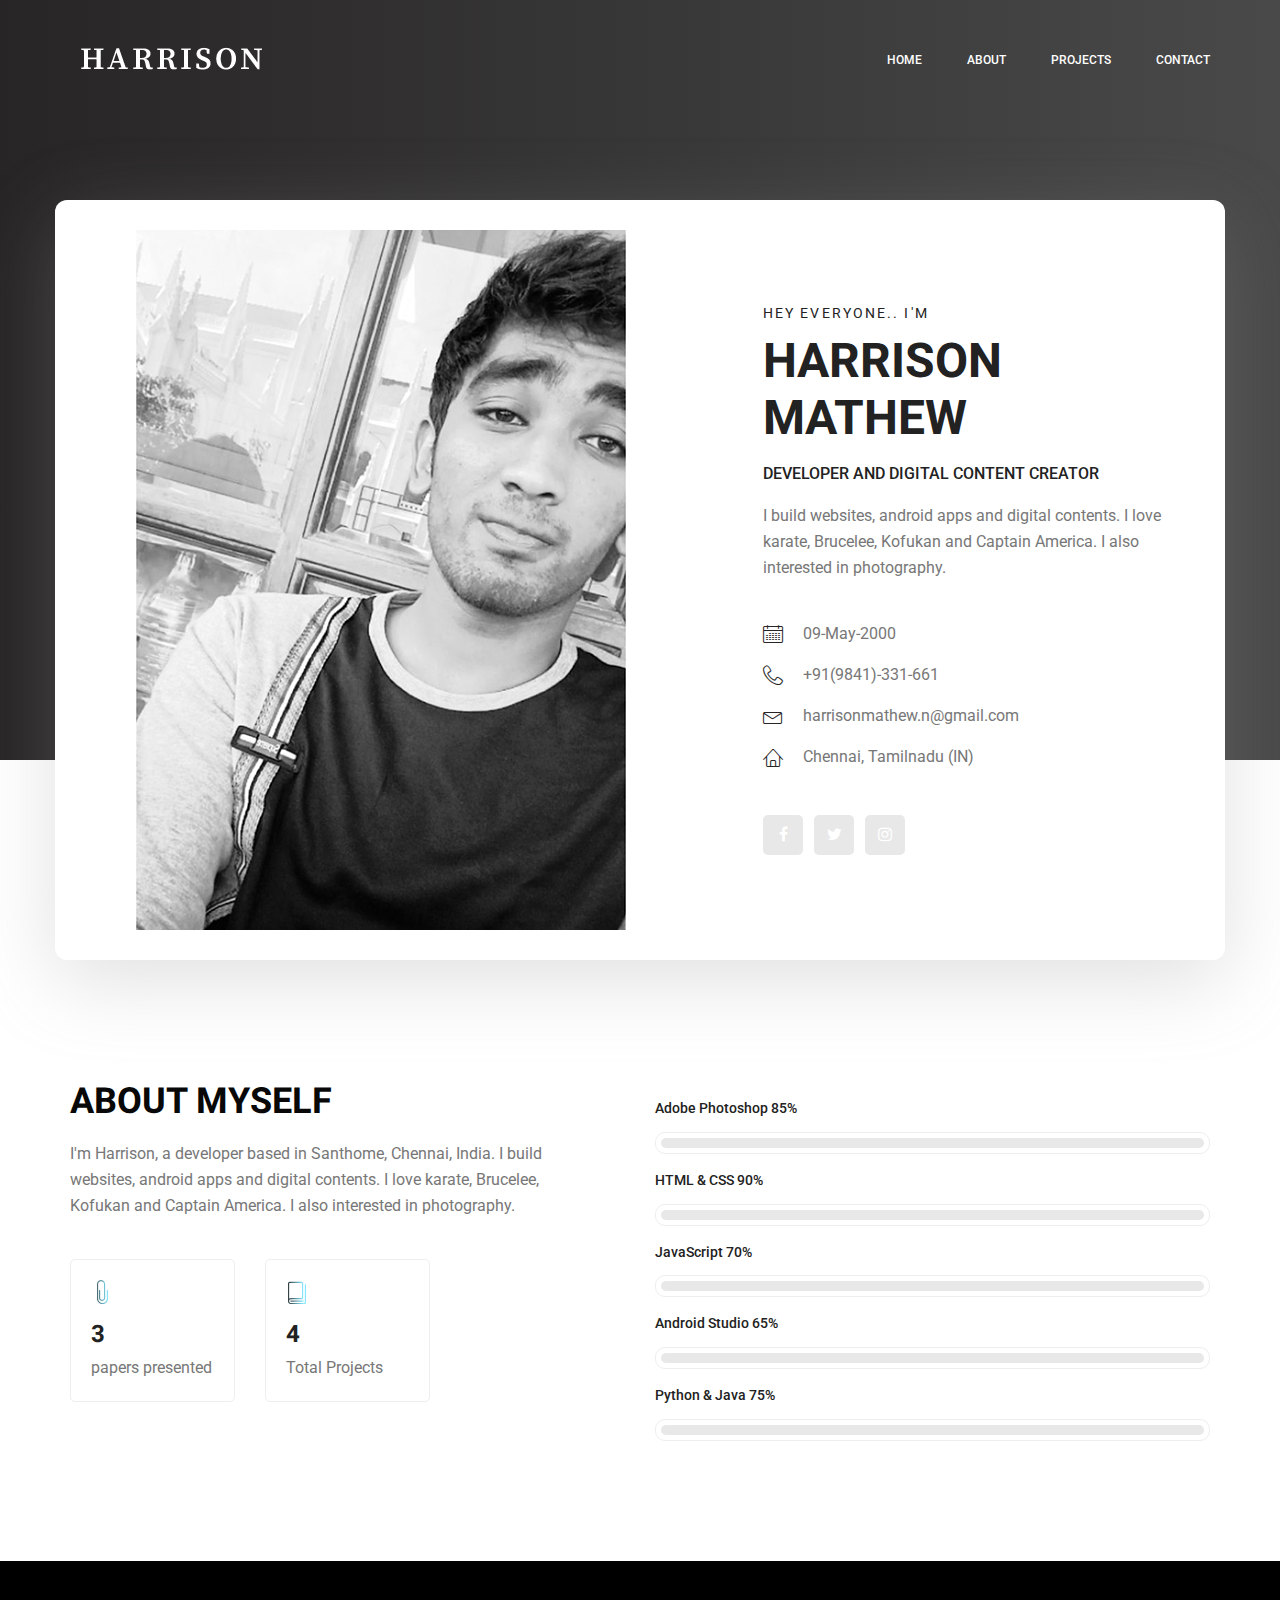
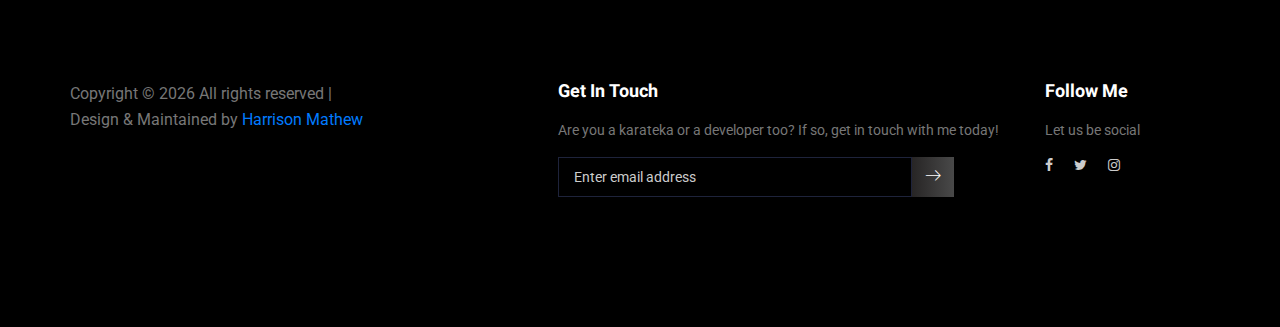
<file: harrison.ml/about-us.html>
<!doctype html>
<html lang="en">

<head>
    <!-- Required meta tags -->
    <meta charset="utf-8">
    <meta name="viewport" content="width=device-width, initial-scale=1, shrink-to-fit=no">
    <link rel="icon" href="img/favicon.png" type="image/png">
    <title>Harrison</title>
    <!-- Bootstrap CSS -->
    <link rel="stylesheet" href="css/bootstrap.css">
    <link rel="stylesheet" href="vendors/linericon/style.css">
    <link rel="stylesheet" href="css/font-awesome.min.css">
    <link rel="stylesheet" href="vendors/owl-carousel/owl.carousel.min.css">
    <link rel="stylesheet" href="vendors/lightbox/simpleLightbox.css">
    <link rel="stylesheet" href="vendors/nice-select/css/nice-select.css">
    <link rel="stylesheet" href="vendors/animate-css/animate.css">
    <link rel="stylesheet" href="vendors/popup/magnific-popup.css">
    <link rel="stylesheet" href="vendors/flaticon/flaticon.css">
    <!-- main css -->
    <link rel="stylesheet" href="css/style.css">
    <link rel="stylesheet" href="css/responsive.css">
</head>

<body>

    <!--================Header Menu Area =================-->
    <header class="header_area">
        <div class="main_menu">
            <nav class="navbar navbar-expand-lg navbar-light">
                <div class="container box_1620">
                    <!-- Brand and toggle get grouped for better mobile display -->
                    <a class="navbar-brand logo_h" href="index.html"><img src="img/logo.png" alt=""></a>
                    <button class="navbar-toggler" type="button" data-toggle="collapse" data-target="#navbarSupportedContent" aria-controls="navbarSupportedContent" aria-expanded="false" aria-label="Toggle navigation">
							<span class="icon-bar"></span>
							<span class="icon-bar"></span>
							<span class="icon-bar"></span>
						</button>
                    <!-- Collect the nav links, forms, and other content for toggling -->
                    <div class="collapse navbar-collapse offset" id="navbarSupportedContent">
                        <ul class="nav navbar-nav menu_nav ml-auto">
                            <li class="nav-item active"><a class="nav-link" href="index.html">Home</a></li>
                            <li class="nav-item"><a class="nav-link" href="about-us.html">About</a></li>
                            <li class="nav-item"><a class="nav-link" href="services.html">Projects</a></li>
                            <li class="nav-item"><a class="nav-link" href="contact.html">Contact</a></li>
                        </ul>
                    </div>
                </div>
            </nav>
        </div>
    </header>
    <!--================Header Menu Area =================-->


    <!--================Home Banner Area =================
        <section class="banner_area">
            <div class="box_1620">
				<div class="banner_inner d-flex align-items-center">
					<div class="container">
						<div class="banner_content text-center">
							<h2>Wanna know more..!!</h2>
							<div class="page_link">
								<a href="index.html">Home</a>
								<a href="about-us.html">About Myself</a>
							</div>
						</div>
					</div>
				</div>
            </div>
        </section>
        ================End Home Banner Area =================-->
    <!--================Home Banner Area =================-->
    <section class="home_banner_area">
        <div class="container box_1620">
            <div class="banner_inner d-flex align-items-center">
                <div class="banner_content">
                    <div class="media">
                        <div class="d-flex">
                            <img src="img/personal.jpg" alt="">
                        </div>
                        <div class="media-body">
                            <div class="personal_text">
                                <h6>Hey Everyone.. I'm</h6>
                                <h3>HARRISON MATHEW</h3>
                                <h4>Developer and Digital Content Creator</h4>
                                <p> I build websites, android apps and digital contents. I love karate, Brucelee, Kofukan and Captain America. I also interested in photography.

                                </p>
                                <ul class="list basic_info">
                                    <li><a href="#"><i class="lnr lnr-calendar-full"></i> 09-May-2000</a></li>
                                    <li><a href="#"><i class="lnr lnr-phone-handset"></i> +91(9841)-331-661</a></li>
                                    <li><a href="#"><i class="lnr lnr-envelope"></i> harrisonmathew.n@gmail.com</a></li>
                                    <li><a href="#"><i class="lnr lnr-home"></i> Chennai, Tamilnadu (IN)</a></li>
                                </ul>
                                <ul class="list personal_social">
                                    <li><a href="https://www.facebook.com/harrison.mathew.79"><i class="fa fa-facebook"></i></a></li>
                                    <li><a href="https://twitter.com/@harrisonmathew_"><i class="fa fa-twitter"></i></a></li>
                                    <li><a href="https://www.instagram.com/_hooo.x_"><i class="fa fa-instagram"></i></a></li>
                                </ul>
                            </div>
                        </div>
                    </div>
                </div>
            </div>
        </div>
    </section>
    <!--================End Home Banner Area =================-->

    <!--================Welcome Area =================-->
    <section class="welcome_area p_120">
        <div class="container">
            <div class="row welcome_inner">
                <div class="col-lg-6">
                    <div class="welcome_text">
                        <h4>About Myself</h4>
                        <p>I'm Harrison, a developer based in Santhome, Chennai, India. I build websites, android apps and digital contents. I love karate, Brucelee, Kofukan and Captain America. I also interested in photography.</p>
                        <div class="row">
                            <div class="col-md-4">
                                <div class="wel_item">
                                    <i class="lnr lnr-paperclip"></i>
                                    <h4>3</h4>
                                    <p>papers presented</p>
                                </div>
                            </div>
                            <div class="col-md-4">
                                <div class="wel_item">
                                    <i class="lnr lnr-book"></i>
                                    <h4>4</h4>
                                    <p>Total Projects</p>
                                </div>
                            </div>
                        </div>
                    </div>
                </div>
                <div class="col-lg-6">
                    <div class="tools_expert">
                        <div class="skill_main">
                            <div class="skill_item">
                                <h4>Adobe Photoshop <span class="counter">85</span>%</h4>
                                <div class="progress_br">
                                    <div class="progress">
                                        <div class="progress-bar" role="progressbar" aria-valuenow="85" aria-valuemin="0" aria-valuemax="100"></div>
                                    </div>
                                </div>
                            </div>
                            <div class="skill_item">
                                <h4>HTML & CSS <span class="counter">90</span>%</h4>
                                <div class="progress_br">
                                    <div class="progress">
                                        <div class="progress-bar" role="progressbar" aria-valuenow="90" aria-valuemin="0" aria-valuemax="100"></div>
                                    </div>
                                </div>
                            </div>
                            <div class="skill_item">
                                <h4> JavaScript <span class="counter">70</span>%</h4>
                                <div class="progress_br">
                                    <div class="progress">
                                        <div class="progress-bar" role="progressbar" aria-valuenow="70" aria-valuemin="0" aria-valuemax="100"></div>
                                    </div>
                                </div>
                            </div>
                            <div class="skill_item">
                                <h4>Android Studio <span class="counter">65</span>%</h4>
                                <div class="progress_br">
                                    <div class="progress">
                                        <div class="progress-bar" role="progressbar" aria-valuenow="65" aria-valuemin="0" aria-valuemax="100"></div>
                                    </div>
                                </div>
                            </div>
                            <div class="skill_item">
                                <h4>Python & Java <span class="counter">75</span>%</h4>
                                <div class="progress_br">
                                    <div class="progress">
                                        <div class="progress-bar" role="progressbar" aria-valuenow="75" aria-valuemin="0" aria-valuemax="100"></div>
                                    </div>
                                </div>
                            </div>
                        </div>
                    </div>
                </div>
            </div>
        </div>
    </section>
    <!--================End Welcome Area =================-->

    <!--================Footer Area =================-->
    <footer class="footer_area p_120">
        <div class="container">
            <div class="row footer_inner">
                <div class="col-lg-5 col-sm-6">
                    <aside class="f_widget ab_widget">
                        <div class="f_title">
                            <!--<h3>About Me</h3>
                        </div>
                        <p>Do you want to be even more successful? Learn to love learning and growth. The more effort you put into improving your skills,</p>
                        <p>-->
                            <!-- Link back to Colorlib can't be removed. Template is licensed under CC BY 3.0. -->
                            Copyright &copy;
                            <script>
                                document.write(new Date().getFullYear());
                            </script> All rights reserved |<br> Design & Maintained<i class="fa fa-Creator" aria-hidden="true"></i> by <a href="https://about.me/harrisonmathew" target="_blank">Harrison Mathew </a>
                            <!-- Link back to Colorlib can't be removed. Template is licensed under CC BY 3.0. -->
                            </p>
                    </aside>
                    </div>
                    <div class="col-lg-5 col-sm-6">
                        <aside class="f_widget news_widget">
                            <div class="f_title">
                                <h3>Get In Touch</h3>
                            </div>
                            <p>Are you a karateka or a developer too? If so, get in touch with me today!</p>
                            <div id="mc_embed_signup">
                                <form target="_blank" action="https://spondonit.us12.list-manage.com/subscribe/post?u=1462626880ade1ac87bd9c93a&amp;id=92a4423d01" method="get" class="subscribe_form relative">
                                    <div class="input-group d-flex flex-row">
                                        <input name="EMAIL" placeholder="Enter email address" onfocus="this.placeholder = ''" onblur="this.placeholder = 'Email Address '" required="" type="email">
                                        <button class="btn sub-btn"><span class="lnr lnr-arrow-right"></span></button>
                                    </div>
                                    <div class="mt-10 info"></div>
                                </form>
                            </div>
                        </aside>
                    </div>
                    <div class="col-lg-2">
                        <aside class="f_widget social_widget">
                            <div class="f_title">
                                <h3>Follow Me</h3>
                            </div>
                            <p>Let us be social</p>
                            <ul class="list">
                                <li><a href="https://www.facebook.com/harrison.mathew.79"><i class="fa fa-facebook"></i></a></li>
                                <li><a href="https://twitter.com/@harrisonmathew_"><i class="fa fa-twitter"></i></a></li>
                                <li><a href="https://instagram.com/@_hooo.x_"><i class="fa fa-instagram"></i></a></li>
                            </ul>
                        </aside>
                    </div>
                </div>
            </div>
    </footer>
    <!--================End Footer Area =================-->




    <!-- Optional JavaScript -->
    <!-- jQuery first, then Popper.js, then Bootstrap JS -->
    <script src="js/jquery-3.3.1.min.js"></script>
    <script src="js/popper.js"></script>
    <script src="js/bootstrap.min.js"></script>
    <script src="js/stellar.js"></script>
    <script src="vendors/lightbox/simpleLightbox.min.js"></script>
    <script src="vendors/nice-select/js/jquery.nice-select.min.js"></script>
    <script src="vendors/isotope/imagesloaded.pkgd.min.js"></script>
    <script src="vendors/isotope/isotope.pkgd.min.js"></script>
    <script src="vendors/owl-carousel/owl.carousel.min.js"></script>
    <script src="vendors/popup/jquery.magnific-popup.min.js"></script>
    <script src="js/jquery.ajaxchimp.min.js"></script>
    <script src="vendors/counter-up/jquery.waypoints.min.js"></script>
    <script src="vendors/counter-up/jquery.counterup.min.js"></script>
    <script src="js/mail-script.js"></script>
    <script src="js/theme.js"></script>
</body>

</html>
</file>
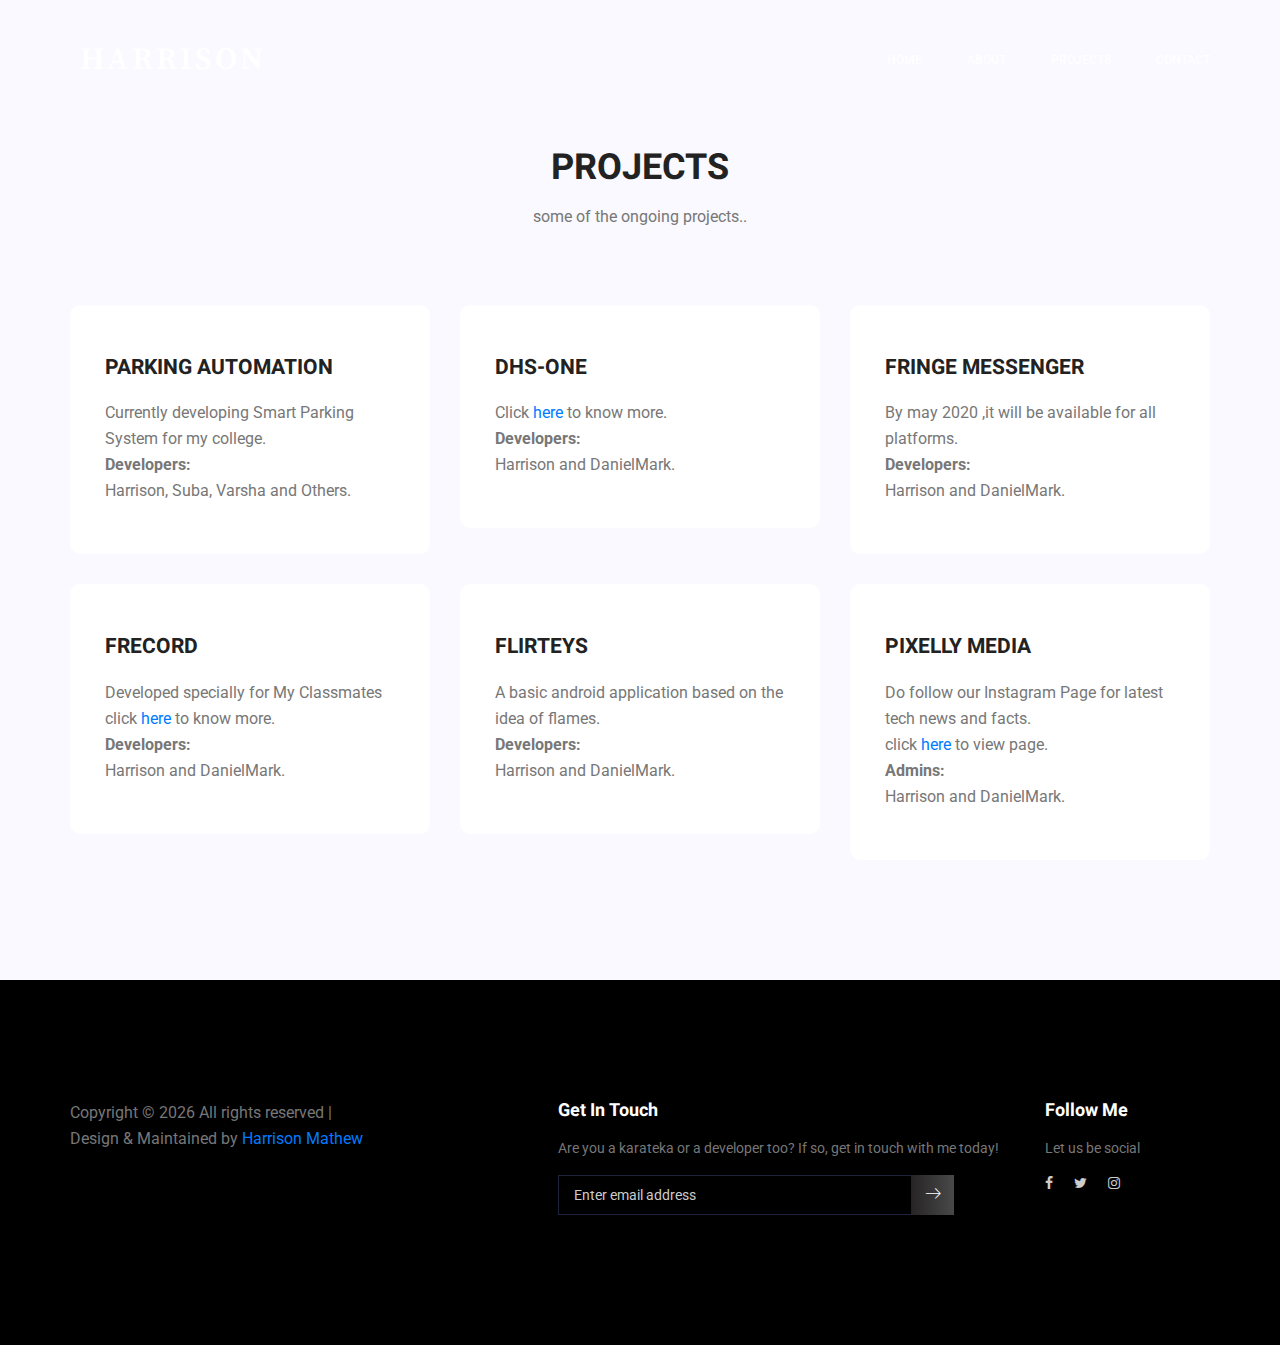
<file: harrison.ml/services.html>
<!doctype html>
<html lang="en">

<head>
    <!-- Required meta tags -->
    <meta charset="utf-8">
    <meta name="viewport" content="width=device-width, initial-scale=1, shrink-to-fit=no">
    <link rel="icon" href="img/favicon.png" type="image/png">
    <title>Harrison</title>
    <!-- Bootstrap CSS -->
    <link rel="stylesheet" href="css/bootstrap.css">
    <link rel="stylesheet" href="vendors/linericon/style.css">
    <link rel="stylesheet" href="css/font-awesome.min.css">
    <link rel="stylesheet" href="vendors/owl-carousel/owl.carousel.min.css">
    <link rel="stylesheet" href="vendors/lightbox/simpleLightbox.css">
    <link rel="stylesheet" href="vendors/nice-select/css/nice-select.css">
    <link rel="stylesheet" href="vendors/animate-css/animate.css">
    <link rel="stylesheet" href="vendors/popup/magnific-popup.css">
    <link rel="stylesheet" href="vendors/flaticon/flaticon.css">
    <!-- main css -->
    <link rel="stylesheet" href="css/style.css">
    <link rel="stylesheet" href="css/responsive.css">
</head>

<body>

    <!--================Header Menu Area =================-->
    <header class="header_area">
        <div class="main_menu">
            <nav class="navbar navbar-expand-lg navbar-light">
                <div class="container box_1620">
                    <!-- Brand and toggle get grouped for better mobile display -->
                    <a class="navbar-brand logo_h" href="index.html"><img src="img/logo.png" alt=""></a>
                    <button class="navbar-toggler" type="button" data-toggle="collapse" data-target="#navbarSupportedContent" aria-controls="navbarSupportedContent" aria-expanded="false" aria-label="Toggle navigation">
							<span class="icon-bar"></span>
							<span class="icon-bar"></span>
							<span class="icon-bar"></span>
						</button>
                    <!-- Collect the nav links, forms, and other content for toggling -->
                    <div class="collapse navbar-collapse offset" id="navbarSupportedContent">
                        <ul class="nav navbar-nav menu_nav ml-auto">
                            <li class="nav-item active"><a class="nav-link" href="index.html">Home</a></li>
                            <li class="nav-item"><a class="nav-link" href="about-us.html">About</a></li>
                            <li class="nav-item"><a class="nav-link" href="services.html">Projects</a></li>
                            <li class="nav-item"><a class="nav-link" href="contact.html">Contact</a></li>
                        </ul>
                    </div>
                </div>
            </nav>
        </div>
    </header>
    <!--================Header Menu Area =================-->

    <!--================Home Banner Area =================
    <section class="banner_area">
        <div class="box_1620">
            <div class="banner_inner d-flex align-items-center">
                <div class="container">
                    <div class="banner_content text-center">
                        <h2>Ping me for Projects..</h2>
                        <div class="page_link">
                            <a href="index.html">Home</a>
                            <a href="services.html">Projects</a>
                        </div>
                    </div>
                </div>
            </div>
        </div>
    </section>
    ================End Home Banner Area =================-->

    <!--================Feature Area =================-->
    <section class="feature_area p_120">
        <div class="container">
            <div class="main_title">
                <br>
                <h2>Projects</h2>
                <p>some of the ongoing projects..</p>
            </div>
            <div class="feature_inner row">
                <div class="col-lg-4 col-md-6">
                    <div class="feature_item">

                        <h4>Parking Automation</h4>
                        <p>Currently developing Smart Parking System for my college. <br> <strong> Developers:</strong><br>Harrison, Suba, Varsha and Others. </p>
                    </div>
                </div>
                <div class="col-lg-4 col-md-6">
                    <div class="feature_item">
                        <h4>DHS-One</h4>
                        <p>Click <a href="https://one.danielmarkd.com">here </a> to know more. <br> <strong> Developers:</strong><br>Harrison and DanielMark. </p>
                    </div>
                </div>
                <div class="col-lg-4 col-md-6">
                    <div class="feature_item">
                        <h4>Fringe Messenger</h4>
                        <p>By may 2020 ,it will be available for all platforms. <br> <strong> Developers:</strong><br>Harrison and DanielMark. </p>
                    </div>
                </div>
                <div class="col-lg-4 col-md-6">
                    <div class="feature_item">
                        <h4>Frecord</h4>
                        <p>Developed specially for My Classmates <br>click <a href="https://frecord.danielmarkd.com">here </a> to know more. <br> <strong> Developers:</strong><br>Harrison and DanielMark. </p>
                    </div>
                </div>
                <div class="col-lg-4 col-md-6">
                    <div class="feature_item">
                        <h4>Flirteys</h4>
                        <p>A basic android application based on the idea of flames. <br> <strong> Developers:</strong><br>Harrison and DanielMark. </p>
                    </div>
                </div>
                <div class="col-lg-4 col-md-6">
                    <div class="feature_item">
                        <h4>Pixelly Media</h4>
                        <p>Do follow our Instagram Page for latest tech news and facts. <br>click <a href="https://instagram.com/pixellymedia">here </a> to view page. <br> <strong> Admins:</strong><br>Harrison and DanielMark. </p>
                    </div>
                </div>
            </div>
        </div>
    </section>
    <!--================End Feature Area =================-->
    <!--================Footer Area =================-->
    <footer class="footer_area p_120">
        <div class="container">
            <div class="row footer_inner">
                <div class="col-lg-5 col-sm-6">
                    <aside class="f_widget ab_widget">
                        <div class="f_title">
                            <!--<h3>About Me</h3>
                        </div>
                        <p>Do you want to be even more successful? Learn to love learning and growth. The more effort you put into improving your skills,</p>
                        <p>-->
                            <!-- Link back to Colorlib can't be removed. Template is licensed under CC BY 3.0. -->
                            Copyright &copy;
                            <script>
                                document.write(new Date().getFullYear());
                            </script> All rights reserved |<br> Design & Maintained<i class="fa fa-Creator" aria-hidden="true"></i> by <a href="https://about.me/harrisonmathew" target="_blank">Harrison Mathew </a>
                            <!-- Link back to Colorlib can't be removed. Template is licensed under CC BY 3.0. -->
                            </p>
                    </aside>
                    </div>
                    <div class="col-lg-5 col-sm-6">
                        <aside class="f_widget news_widget">
                            <div class="f_title">
                                <h3>Get In Touch</h3>
                            </div>
                            <p>Are you a karateka or a developer too? If so, get in touch with me today!</p>
                            <div id="mc_embed_signup">
                                <form target="_blank" action="https://spondonit.us12.list-manage.com/subscribe/post?u=1462626880ade1ac87bd9c93a&amp;id=92a4423d01" method="get" class="subscribe_form relative">
                                    <div class="input-group d-flex flex-row">
                                        <input name="EMAIL" placeholder="Enter email address" onfocus="this.placeholder = ''" onblur="this.placeholder = 'Email Address '" required="" type="email">
                                        <button class="btn sub-btn"><span class="lnr lnr-arrow-right"></span></button>
                                    </div>
                                    <div class="mt-10 info"></div>
                                </form>
                            </div>
                        </aside>
                    </div>
                    <div class="col-lg-2">
                        <aside class="f_widget social_widget">
                            <div class="f_title">
                                <h3>Follow Me</h3>
                            </div>
                            <p>Let us be social</p>
                            <ul class="list">
                                <li><a href="https://www.facebook.com/harrison.mathew.79"><i class="fa fa-facebook"></i></a></li>
                                <li><a href="https://twitter.com/@harrisonmathew_"><i class="fa fa-twitter"></i></a></li>
                                <li><a href="https://instagram.com/@_hooo.x_"><i class="fa fa-instagram"></i></a></li>
                            </ul>
                        </aside>
                    </div>
                </div>
            </div>
    </footer>
    <!--================End Footer Area =================-->

    <!-- Optional JavaScript -->
    <!-- jQuery first, then Popper.js, then Bootstrap JS -->
    <script src="js/jquery-3.3.1.min.js"></script>
    <script src="js/popper.js"></script>
    <script src="js/bootstrap.min.js"></script>
    <script src="js/stellar.js"></script>
    <script src="vendors/lightbox/simpleLightbox.min.js"></script>
    <script src="vendors/nice-select/js/jquery.nice-select.min.js"></script>
    <script src="vendors/isotope/imagesloaded.pkgd.min.js"></script>
    <script src="vendors/isotope/isotope.pkgd.min.js"></script>
    <script src="vendors/owl-carousel/owl.carousel.min.js"></script>
    <script src="vendors/popup/jquery.magnific-popup.min.js"></script>
    <script src="js/jquery.ajaxchimp.min.js"></script>
    <script src="vendors/counter-up/jquery.waypoints.min.js"></script>
    <script src="vendors/counter-up/jquery.counterup.min.js"></script>
    <script src="js/mail-script.js"></script>
    <script src="js/theme.js"></script>
</body>

</html>
</file>
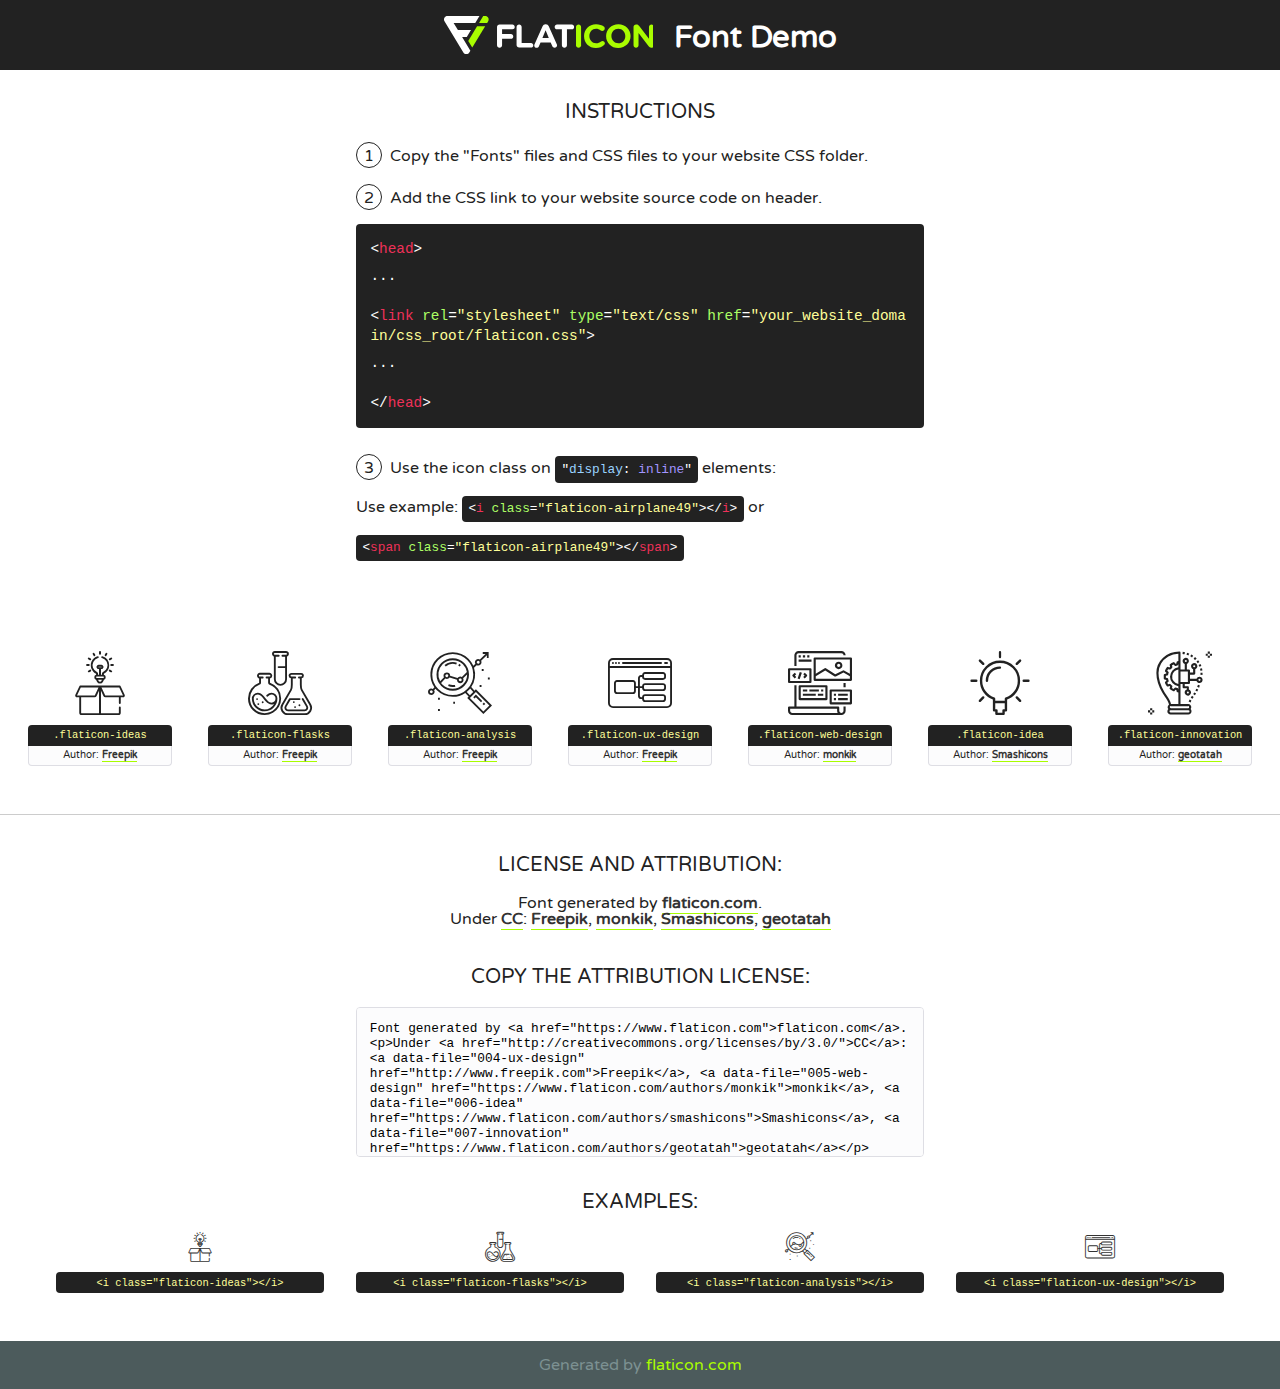
<file: website2edit/fonts/flaticon/font/flaticon.html>
<!DOCTYPE html>
<!--
  Flaticon icon font: Flaticon
  Creation date: 20/03/2019 02:18
-->
<html>
<!DOCTYPE html>
<html>

<head>
    <title>Flaticon WebFont</title>
    <link href="http://fonts.googleapis.com/css?family=Varela+Round" rel="stylesheet" type="text/css" />
    <link rel="stylesheet" type="text/css" href="flaticon.css">
    <meta charset="UTF-8">
    <style>
    html, body, div, span, applet, object, iframe,
    h1, h2, h3, h4, h5, h6, p, blockquote, pre,
    a, abbr, acronym, address, big, cite, code,
    del, dfn, em, img, ins, kbd, q, s, samp,
    small, strike, strong, sub, sup, tt, var,
    b, u, i, center,
    dl, dt, dd, ol, ul, li,
    fieldset, form, label, legend,
    table, caption, tbody, tfoot, thead, tr, th, td,
    article, aside, canvas, details, embed, 
    figure, figcaption, footer, header, hgroup, 
    menu, nav, output, ruby, section, summary,
    time, mark, audio, video {
        margin: 0;
        padding: 0;
        border: 0;
        font-size: 100%;
        font: inherit;
        vertical-align: baseline;
    }
    /* HTML5 display-role reset for older browsers */
    article, aside, details, figcaption, figure, 
    footer, header, hgroup, menu, nav, section {
        display: block;
    }
    body {
        line-height: 1;
    }
    ol, ul {
        list-style: none;
    }
    blockquote, q {
        quotes: none;
    }
    blockquote:before, blockquote:after,
    q:before, q:after {
        content: '';
        content: none;
    }
    table {
        border-collapse: collapse;
        border-spacing: 0;
    }
    body {
        font-family: 'Varela Round', Helvetica, Arial, sans-serif;
        font-size: 16px;
        color: #222;
    }
    a {
        color: #333;
        border-bottom: 1px solid #a9fd00;
        font-weight: bold;
        text-decoration: none;
    }
    * {
        -moz-box-sizing: border-box;
        -webkit-box-sizing: border-box;
        box-sizing: border-box;
        margin: 0;
        padding: 0;
    }
    [class^="flaticon-"]:before, [class*=" flaticon-"]:before, [class^="flaticon-"]:after, [class*=" flaticon-"]:after {
        font-family: Flaticon;
        font-size: 30px;
        font-style: normal;
        margin-left: 20px;
        color: #333;
    }
    .wrapper {
        max-width: 600px;
        margin: auto;
        padding: 0 1em;
    }
    .title {
        font-size: 1.25em;
        text-align: center;
        margin-bottom: 1em;
        text-transform: uppercase;
    }
    header {
        text-align: center;
        background-color: #222;
        color: #fff;
        padding: 1em;
    }
    header .logo {
        width: 210px;
        height: 38px;
        display: inline-block;
        vertical-align: middle;
        margin-right: 1em;
        border: none;
    }
    header strong {
        font-size: 1.95em;
        font-weight: bold;
        vertical-align: middle;
        margin-top: 5px;
        display: inline-block;
    }
    .demo {
        margin: 2em auto;
        line-height: 1.25em;
    }
    .demo ul li {
        margin-bottom: 1em;
    }
    .demo ul li .num {
        color: #222;
        border-radius: 20px;
        display: inline-block;
        width: 26px;
        padding: 3px;
        height: 26px;
        text-align: center;
        margin-right: 0.5em;
        border: 1px solid #222;
    }
    .demo ul li code {
        background-color: #222;
        border-radius: 4px;
        padding: 0.25em 0.5em;
        display: inline-block;
        color: #fff;
        font-family: Consolas,Monaco,Lucida Console,Liberation Mono,DejaVu Sans Mono,Bitstream Vera Sans Mono,Courier New, monospace;
        font-weight: lighter;
        margin-top: 1em;
        font-size: 0.8em;
        word-break: break-all;
    }
    .demo ul li code.big {
        padding: 1em;
        font-size: 0.9em;
    }
    .demo ul li code .red {
        color: #EF3159;
    }
    .demo ul li code .green {
        color: #ACFF65;
    }
    .demo ul li code .yellow {
        color: #FFFF99;
    }
    .demo ul li code .blue {
        color: #99D3FF;
    }
    .demo ul li code .purple {
        color: #A295FF;
    }
    .demo ul li code .dots {
        margin-top: 0.5em;
        display: block;
    }
    #glyphs {
        border-bottom: 1px solid #ccc;
        padding: 2em 0;
        text-align: center;
    }
    .glyph {
        display: inline-block;
        width: 9em;
        margin: 1em;
        text-align: center;
        vertical-align: top;
        background: #FFF;
    }
    .glyph .glyph-icon {
        padding: 10px;
        display: block;
        font-family:"Flaticon";
        font-size: 64px;
        line-height: 1;
    }
    .glyph .glyph-icon:before {
        font-size: 64px;
        color: #222;
        margin-left: 0;
    }
    .class-name {
        font-size: 0.65em;
        background-color: #222;
        color: #fff;
        border-radius: 4px 4px 0 0;
        padding: 0.5em;
        color: #FFFF99;
        font-family: Consolas,Monaco,Lucida Console,Liberation Mono,DejaVu Sans Mono,Bitstream Vera Sans Mono,Courier New, monospace;
    }
    .author-name {
        font-size: 0.6em;
        background-color: #fcfcfd;
        border: 1px solid #DEDEE4;
        border-top: 0;
        border-radius: 0 0 4px 4px;
        padding: 0.5em;
    }
    .class-name:last-child {
        font-size: 10px;
        color:#888;
    }
    .class-name:last-child a {
        font-size: 10px;
        color:#555;
    }
    .class-name:last-child a:hover {
        color:#a9fd00;
    }
    .glyph > input {
        display: block;
        width: 100px;
        margin: 5px auto;
        text-align: center;
        font-size: 12px;
        cursor: text;
    }
    .glyph > input.icon-input {
        font-family:"Flaticon";
        font-size: 16px;
        margin-bottom: 10px;
    }
    .attribution .title {
        margin-top: 2em;
    }
    .attribution textarea {
        background-color: #fcfcfd;
        padding: 1em;
        border: none;
        box-shadow: none;
        border: 1px solid #DEDEE4;
        border-radius: 4px;
        resize: none;
        width: 100%;
        height: 150px;
        font-size: 0.8em;
        font-family: Consolas,Monaco,Lucida Console,Liberation Mono,DejaVu Sans Mono,Bitstream Vera Sans Mono,Courier New, monospace;
        -webkit-appearance: none;
    }
    .iconsuse {
        margin: 2em auto;
        text-align: center;
        max-width: 1200px;
    }
    .iconsuse:after {
        content: '';
        display: table;
        clear: both;
    }
    .iconsuse .image {
        float: left;
        width: 25%;
        padding: 0 1em;
    }
    .iconsuse .image p {
        margin-bottom: 1em;
    }
    .iconsuse .image span {
        display: block;
        font-size: 0.65em;
        background-color: #222;
        color: #fff;
        border-radius: 4px;
        padding: 0.5em;
        color: #FFFF99;
        margin-top: 1em;
        font-family: Consolas,Monaco,Lucida Console,Liberation Mono,DejaVu Sans Mono,Bitstream Vera Sans Mono,Courier New, monospace;
    }
    #footer {
        text-align: center;
        background-color: #4C5B5C;
        color: #7c9192;
        padding: 1em;
    }
    #footer a {
        border: none;
        color: #a9fd00;
        font-weight: normal;
    }
    @media (max-width: 960px) {
        .iconsuse .image {
            width: 50%;
        }
    }
    @media (max-width: 560px) {
        .iconsuse .image {
            width: 100%;
        }
    }
    </style>
</head>

<body class="characters-off">

    <header>
        <a href="https://www.flaticon.com" target="_blank" class="logo">
            <svg version="1.1" xmlns="http://www.w3.org/2000/svg" xmlns:xlink="http://www.w3.org/1999/xlink" xmlns:a="http://ns.adobe.com/AdobeSVGViewerExtensions/3.0/" viewBox="0 0 560.875 102.036" enable-background="new 0 0 560.875 102.036" xml:space="preserve">
                <defs>
                </defs>
                <g>
                    <g class="letters">
                        <path fill="#ffffff" d="M141.596,29.675c0-3.777,2.985-6.767,6.764-6.767h34.438c3.426,0,6.15,2.728,6.15,6.15
                        c0,3.43-2.724,6.149-6.15,6.149h-27.674v13.091h23.719c3.429,0,6.151,2.724,6.151,6.15c0,3.43-2.723,6.149-6.151,6.149h-23.719
                        v17.574c0,3.773-2.986,6.761-6.764,6.761c-3.779,0-6.764-2.989-6.764-6.761V29.675z"></path>
                        <path fill="#ffffff" d="M193.844,29.149c0-3.781,2.985-6.767,6.764-6.767c3.776,0,6.763,2.985,6.763,6.767v42.957h25.039
                        c3.426,0,6.149,2.726,6.149,6.153c0,3.425-2.723,6.15-6.149,6.15h-31.802c-3.779,0-6.764-2.986-6.764-6.768V29.149z"></path>
                        <path fill="#ffffff" d="M241.891,75.71l21.438-48.407c1.492-3.341,4.215-5.357,7.906-5.357h0.792
                        c3.686,0,6.323,2.017,7.815,5.357l21.439,48.407c0.436,0.967,0.701,1.845,0.701,2.723c0,3.602-2.809,6.501-6.414,6.501
                        c-3.161,0-5.269-1.845-6.499-4.655l-4.132-9.661h-27.059l-4.301,10.102c-1.144,2.631-3.426,4.214-6.237,4.214
                        c-3.517,0-6.24-2.81-6.24-6.325C241.1,77.64,241.451,76.677,241.891,75.71z M279.932,58.666l-8.521-20.297l-8.526,20.297H279.932
                        z"></path>
                        <path fill="#ffffff" d="M314.864,35.387H301.86c-3.429,0-6.239-2.813-6.239-6.238c0-3.429,2.811-6.24,6.239-6.24h39.533
                        c3.426,0,6.237,2.811,6.237,6.24c0,3.425-2.811,6.238-6.237,6.238h-13.001v42.785c0,3.773-2.99,6.761-6.764,6.761
                        c-3.779,0-6.764-2.989-6.764-6.761V35.387z"></path>
                        <path fill="#A9FD00" d="M352.615,29.149c0-3.781,2.985-6.767,6.767-6.767c3.774,0,6.761,2.985,6.761,6.767v49.024
                        c0,3.773-2.987,6.761-6.761,6.761c-3.781,0-6.767-2.989-6.767-6.761V29.149z"></path>
                        <path fill="#A9FD00" d="M374.132,53.836v-0.179c0-17.481,13.178-31.801,32.065-31.801c9.22,0,15.459,2.458,20.557,6.238
                        c1.402,1.054,2.637,2.985,2.637,5.357c0,3.692-2.985,6.59-6.681,6.59c-1.845,0-3.071-0.702-4.044-1.319
                        c-3.776-2.813-7.729-4.393-12.562-4.393c-10.364,0-17.831,8.611-17.831,19.154v0.173c0,10.542,7.291,19.329,17.831,19.329
                        c5.715,0,9.492-1.756,13.359-4.834c1.049-0.874,2.458-1.491,4.039-1.491c3.429,0,6.325,2.813,6.325,6.236
                        c0,2.106-1.056,3.78-2.282,4.834c-5.539,4.834-12.036,7.733-21.878,7.733C387.572,85.464,374.132,71.493,374.132,53.836z"></path>
                        <path fill="#A9FD00" d="M433.009,53.836v-0.179c0-17.481,13.79-31.801,32.766-31.801c18.981,0,32.592,14.143,32.592,31.628v0.173
                        c0,17.483-13.785,31.807-32.769,31.807C446.625,85.464,433.009,71.32,433.009,53.836z M484.224,53.836v-0.179
                        c0-10.539-7.725-19.326-18.626-19.326c-10.893,0-18.449,8.611-18.449,19.154v0.173c0,10.542,7.73,19.329,18.626,19.329
                        C476.676,72.986,484.224,64.378,484.224,53.836z"></path>
                        <path fill="#A9FD00" d="M506.233,29.321c0-3.774,2.99-6.763,6.767-6.763h1.401c3.252,0,5.183,1.583,7.029,3.953l26.093,34.265
                        V29.059c0-3.692,2.99-6.677,6.681-6.677c3.683,0,6.671,2.985,6.671,6.677v48.934c0,3.78-2.987,6.765-6.764,6.765h-0.436
                        c-3.257,0-5.188-1.581-7.034-3.953l-27.056-35.492v32.944c0,3.687-2.985,6.676-6.678,6.676c-3.683,0-6.673-2.989-6.673-6.676
                        V29.321z"></path>
                    </g>
                    <g class="insignia">
                        <path fill="#ffffff" d="M48.372,56.137h12.517l11.156-18.537H37.186L25.688,18.539h57.825L94.668,0H9.271
                        C5.925,0,2.842,1.801,1.198,4.716c-1.644,2.907-1.593,6.482,0.134,9.343l50.38,83.501c1.678,2.781,4.689,4.476,7.938,4.476
                        c3.246,0,6.257-1.695,7.935-4.476l2.898-4.804L48.372,56.137z"></path>
                        <g class="i">
                            <path fill="#A9FD00" d="M93.575,18.539h0.031v0.004l21.652,0.004l2.705-4.488c1.727-2.861,1.778-6.436,0.133-9.343
                            C116.454,1.801,113.371,0,110.026,0h-5.294L93.575,18.539z"></path>
                            <polygon fill="#A9FD00" points="88.291,27.356 64.725,66.486 75.519,84.404 109.942,27.356"></polygon>
                        </g>
                    </g>
                </g>
            </svg>
        </a>
        <strong>Font Demo</strong>
    </header>


    <section class="demo wrapper">

        <p class="title">Instructions</p>

        <ul>
            <li>
                <span class="num">1</span>Copy the "Fonts" files and CSS files to your website CSS folder.
            </li>
            <li>
                <span class="num">2</span>Add the CSS link to your website source code on header.
                <code class="big">
                    &lt;<span class="red">head</span>&gt;
                    <br/><span class="dots">...</span>
                    <br/>&lt;<span class="red">link</span> <span class="green">rel</span>=<span class="yellow">"stylesheet"</span> <span class="green">type</span>=<span class="yellow">"text/css"</span> <span class="green">href</span>=<span class="yellow">"your_website_domain/css_root/flaticon.css"</span>&gt;
                    <br/><span class="dots">...</span>
                    <br/>&lt;/<span class="red">head</span>&gt;
                </code>
            </li>

            <li>
                <p>
                    <span class="num">3</span>Use the icon class on <code>"<span class="blue">display</span>:<span class="purple"> inline</span>"</code> elements:
                    <br />
                    Use example: <code>&lt;<span class="red">i</span> <span class="green">class</span>=<span class="yellow">&quot;flaticon-airplane49&quot;</span>&gt;&lt;/<span class="red">i</span>&gt;</code> or <code>&lt;<span class="red">span</span> <span class="green">class</span>=<span class="yellow">&quot;flaticon-airplane49&quot;</span>&gt;&lt;/<span class="red">span</span>&gt;</code>
            </li>
        </ul>

    </section>




   <section id="glyphs">          
    
      
        <div class="glyph"><div class="glyph-icon flaticon-ideas"></div>
            <div class="class-name">.flaticon-ideas</div>
            <div class="author-name">Author: <a data-file="001-ideas" href="http://www.freepik.com">Freepik</a> </div> 
        </div>        
        
        <div class="glyph"><div class="glyph-icon flaticon-flasks"></div>
            <div class="class-name">.flaticon-flasks</div>
            <div class="author-name">Author: <a data-file="002-flasks" href="http://www.freepik.com">Freepik</a> </div> 
        </div>        
        
        <div class="glyph"><div class="glyph-icon flaticon-analysis"></div>
            <div class="class-name">.flaticon-analysis</div>
            <div class="author-name">Author: <a data-file="003-analysis" href="http://www.freepik.com">Freepik</a> </div> 
        </div>        
        
        <div class="glyph"><div class="glyph-icon flaticon-ux-design"></div>
            <div class="class-name">.flaticon-ux-design</div>
            <div class="author-name">Author: <a data-file="004-ux-design" href="http://www.freepik.com">Freepik</a> </div> 
        </div>        
        
        <div class="glyph"><div class="glyph-icon flaticon-web-design"></div>
            <div class="class-name">.flaticon-web-design</div>
            <div class="author-name">Author: <a data-file="005-web-design" href="https://www.flaticon.com/authors/monkik">monkik</a> </div> 
        </div>        
        
        <div class="glyph"><div class="glyph-icon flaticon-idea"></div>
            <div class="class-name">.flaticon-idea</div>
            <div class="author-name">Author: <a data-file="006-idea" href="https://www.flaticon.com/authors/smashicons">Smashicons</a> </div> 
        </div>        
        
        <div class="glyph"><div class="glyph-icon flaticon-innovation"></div>
            <div class="class-name">.flaticon-innovation</div>
            <div class="author-name">Author: <a data-file="007-innovation" href="https://www.flaticon.com/authors/geotatah">geotatah</a> </div> 
        </div>        
        

    </section>



    <section class="attribution wrapper"   style="text-align:center;">

      <div class="title">License and attribution:</div><div class="attrDiv">Font generated by <a href="https://www.flaticon.com">flaticon.com</a>. <div><p>Under <a href="http://creativecommons.org/licenses/by/3.0/">CC</a>: <a data-file="004-ux-design" href="http://www.freepik.com">Freepik</a>, <a data-file="005-web-design" href="https://www.flaticon.com/authors/monkik">monkik</a>, <a data-file="006-idea" href="https://www.flaticon.com/authors/smashicons">Smashicons</a>, <a data-file="007-innovation" href="https://www.flaticon.com/authors/geotatah">geotatah</a></p>  </div>
      </div>
      <div class="title">Copy the Attribution License:</div>

    <textarea onclick="this.focus();this.select();">Font generated by &lt;a href=&quot;https://www.flaticon.com&quot;&gt;flaticon.com&lt;/a&gt;. <p>Under <a href="http://creativecommons.org/licenses/by/3.0/">CC</a>: <a data-file="004-ux-design" href="http://www.freepik.com">Freepik</a>, <a data-file="005-web-design" href="https://www.flaticon.com/authors/monkik">monkik</a>, <a data-file="006-idea" href="https://www.flaticon.com/authors/smashicons">Smashicons</a>, <a data-file="007-innovation" href="https://www.flaticon.com/authors/geotatah">geotatah</a></p>  
     </textarea>

    </section>

    <section class="iconsuse">

          <div class="title">Examples:</div>            
             
            <div class="image">
                <p>
                    <i class="glyph-icon flaticon-ideas"></i> 
                    <span>&lt;i class=&quot;flaticon-ideas&quot;&gt;&lt;/i&gt;</span>
                </p>
            </div>
            
            <div class="image">
                <p>
                    <i class="glyph-icon flaticon-flasks"></i> 
                    <span>&lt;i class=&quot;flaticon-flasks&quot;&gt;&lt;/i&gt;</span>
                </p>
            </div>
            
            <div class="image">
                <p>
                    <i class="glyph-icon flaticon-analysis"></i> 
                    <span>&lt;i class=&quot;flaticon-analysis&quot;&gt;&lt;/i&gt;</span>
                </p>
            </div>
            
            <div class="image">
                <p>
                    <i class="glyph-icon flaticon-ux-design"></i> 
                    <span>&lt;i class=&quot;flaticon-ux-design&quot;&gt;&lt;/i&gt;</span>
                </p>
            </div>
                       
        </div>
                            
    </section>

<div id="footer">
    <div>Generated by <a href="https://www.flaticon.com">flaticon.com</a>
    </div>
</div>



</body>
</html>
</file>
<file: harrison.ml/vendors/linericon/style.css>
@font-face {
	font-family: 'Linearicons-Free';
	src:url('fonts/Linearicons-Free.eot?w118d');
	src:url('fonts/Linearicons-Free.eot?#iefixw118d') format('embedded-opentype'),
		url('fonts/Linearicons-Free.woff2?w118d') format('woff2'),
		url('fonts/Linearicons-Free.woff?w118d') format('woff'),
		url('fonts/Linearicons-Free.ttf?w118d') format('truetype'),
		url('fonts/Linearicons-Free.svg?w118d#Linearicons-Free') format('svg');
	font-weight: normal;
	font-style: normal;
}

.lnr {
	font-family: 'Linearicons-Free';
	speak: none;
	font-style: normal;
	font-weight: normal;
	font-variant: normal;
	text-transform: none;
	line-height: 1;

	/* Better Font Rendering =========== */
	-webkit-font-smoothing: antialiased;
	-moz-osx-font-smoothing: grayscale;
}

.lnr-home:before {
	content: "\e800";
}
.lnr-apartment:before {
	content: "\e801";
}
.lnr-pencil:before {
	content: "\e802";
}
.lnr-magic-wand:before {
	content: "\e803";
}
.lnr-drop:before {
	content: "\e804";
}
.lnr-lighter:before {
	content: "\e805";
}
.lnr-poop:before {
	content: "\e806";
}
.lnr-sun:before {
	content: "\e807";
}
.lnr-moon:before {
	content: "\e808";
}
.lnr-cloud:before {
	content: "\e809";
}
.lnr-cloud-upload:before {
	content: "\e80a";
}
.lnr-cloud-download:before {
	content: "\e80b";
}
.lnr-cloud-sync:before {
	content: "\e80c";
}
.lnr-cloud-check:before {
	content: "\e80d";
}
.lnr-database:before {
	content: "\e80e";
}
.lnr-lock:before {
	content: "\e80f";
}
.lnr-cog:before {
	content: "\e810";
}
.lnr-trash:before {
	content: "\e811";
}
.lnr-dice:before {
	content: "\e812";
}
.lnr-heart:before {
	content: "\e813";
}
.lnr-star:before {
	content: "\e814";
}
.lnr-star-half:before {
	content: "\e815";
}
.lnr-star-empty:before {
	content: "\e816";
}
.lnr-flag:before {
	content: "\e817";
}
.lnr-envelope:before {
	content: "\e818";
}
.lnr-paperclip:before {
	content: "\e819";
}
.lnr-inbox:before {
	content: "\e81a";
}
.lnr-eye:before {
	content: "\e81b";
}
.lnr-printer:before {
	content: "\e81c";
}
.lnr-file-empty:before {
	content: "\e81d";
}
.lnr-file-add:before {
	content: "\e81e";
}
.lnr-enter:before {
	content: "\e81f";
}
.lnr-exit:before {
	content: "\e820";
}
.lnr-graduation-hat:before {
	content: "\e821";
}
.lnr-license:before {
	content: "\e822";
}
.lnr-music-note:before {
	content: "\e823";
}
.lnr-film-play:before {
	content: "\e824";
}
.lnr-camera-video:before {
	content: "\e825";
}
.lnr-camera:before {
	content: "\e826";
}
.lnr-picture:before {
	content: "\e827";
}
.lnr-book:before {
	content: "\e828";
}
.lnr-bookmark:before {
	content: "\e829";
}
.lnr-user:before {
	content: "\e82a";
}
.lnr-users:before {
	content: "\e82b";
}
.lnr-shirt:before {
	content: "\e82c";
}
.lnr-store:before {
	content: "\e82d";
}
.lnr-cart:before {
	content: "\e82e";
}
.lnr-tag:before {
	content: "\e82f";
}
.lnr-phone-handset:before {
	content: "\e830";
}
.lnr-phone:before {
	content: "\e831";
}
.lnr-pushpin:before {
	content: "\e832";
}
.lnr-map-marker:before {
	content: "\e833";
}
.lnr-map:before {
	content: "\e834";
}
.lnr-location:before {
	content: "\e835";
}
.lnr-calendar-full:before {
	content: "\e836";
}
.lnr-keyboard:before {
	content: "\e837";
}
.lnr-spell-check:before {
	content: "\e838";
}
.lnr-screen:before {
	content: "\e839";
}
.lnr-smartphone:before {
	content: "\e83a";
}
.lnr-tablet:before {
	content: "\e83b";
}
.lnr-laptop:before {
	content: "\e83c";
}
.lnr-laptop-phone:before {
	content: "\e83d";
}
.lnr-power-switch:before {
	content: "\e83e";
}
.lnr-bubble:before {
	content: "\e83f";
}
.lnr-heart-pulse:before {
	content: "\e840";
}
.lnr-construction:before {
	content: "\e841";
}
.lnr-pie-chart:before {
	content: "\e842";
}
.lnr-chart-bars:before {
	content: "\e843";
}
.lnr-gift:before {
	content: "\e844";
}
.lnr-diamond:before {
	content: "\e845";
}
.lnr-linearicons:before {
	content: "\e846";
}
.lnr-dinner:before {
	content: "\e847";
}
.lnr-coffee-cup:before {
	content: "\e848";
}
.lnr-leaf:before {
	content: "\e849";
}
.lnr-paw:before {
	content: "\e84a";
}
.lnr-rocket:before {
	content: "\e84b";
}
.lnr-briefcase:before {
	content: "\e84c";
}
.lnr-bus:before {
	content: "\e84d";
}
.lnr-car:before {
	content: "\e84e";
}
.lnr-train:before {
	content: "\e84f";
}
.lnr-bicycle:before {
	content: "\e850";
}
.lnr-wheelchair:before {
	content: "\e851";
}
.lnr-select:before {
	content: "\e852";
}
.lnr-earth:before {
	content: "\e853";
}
.lnr-smile:before {
	content: "\e854";
}
.lnr-sad:before {
	content: "\e855";
}
.lnr-neutral:before {
	content: "\e856";
}
.lnr-mustache:before {
	content: "\e857";
}
.lnr-alarm:before {
	content: "\e858";
}
.lnr-bullhorn:before {
	content: "\e859";
}
.lnr-volume-high:before {
	content: "\e85a";
}
.lnr-volume-medium:before {
	content: "\e85b";
}
.lnr-volume-low:before {
	content: "\e85c";
}
.lnr-volume:before {
	content: "\e85d";
}
.lnr-mic:before {
	content: "\e85e";
}
.lnr-hourglass:before {
	content: "\e85f";
}
.lnr-undo:before {
	content: "\e860";
}
.lnr-redo:before {
	content: "\e861";
}
.lnr-sync:before {
	content: "\e862";
}
.lnr-history:before {
	content: "\e863";
}
.lnr-clock:before {
	content: "\e864";
}
.lnr-download:before {
	content: "\e865";
}
.lnr-upload:before {
	content: "\e866";
}
.lnr-enter-down:before {
	content: "\e867";
}
.lnr-exit-up:before {
	content: "\e868";
}
.lnr-bug:before {
	content: "\e869";
}
.lnr-code:before {
	content: "\e86a";
}
.lnr-link:before {
	content: "\e86b";
}
.lnr-unlink:before {
	content: "\e86c";
}
.lnr-thumbs-up:before {
	content: "\e86d";
}
.lnr-thumbs-down:before {
	content: "\e86e";
}
.lnr-magnifier:before {
	content: "\e86f";
}
.lnr-cross:before {
	content: "\e870";
}
.lnr-menu:before {
	content: "\e871";
}
.lnr-list:before {
	content: "\e872";
}
.lnr-chevron-up:before {
	content: "\e873";
}
.lnr-chevron-down:before {
	content: "\e874";
}
.lnr-chevron-left:before {
	content: "\e875";
}
.lnr-chevron-right:before {
	content: "\e876";
}
.lnr-arrow-up:before {
	content: "\e877";
}
.lnr-arrow-down:before {
	content: "\e878";
}
.lnr-arrow-left:before {
	content: "\e879";
}
.lnr-arrow-right:before {
	content: "\e87a";
}
.lnr-move:before {
	content: "\e87b";
}
.lnr-warning:before {
	content: "\e87c";
}
.lnr-question-circle:before {
	content: "\e87d";
}
.lnr-menu-circle:before {
	content: "\e87e";
}
.lnr-checkmark-circle:before {
	content: "\e87f";
}
.lnr-cross-circle:before {
	content: "\e880";
}
.lnr-plus-circle:before {
	content: "\e881";
}
.lnr-circle-minus:before {
	content: "\e882";
}
.lnr-arrow-up-circle:before {
	content: "\e883";
}
.lnr-arrow-down-circle:before {
	content: "\e884";
}
.lnr-arrow-left-circle:before {
	content: "\e885";
}
.lnr-arrow-right-circle:before {
	content: "\e886";
}
.lnr-chevron-up-circle:before {
	content: "\e887";
}
.lnr-chevron-down-circle:before {
	content: "\e888";
}
.lnr-chevron-left-circle:before {
	content: "\e889";
}
.lnr-chevron-right-circle:before {
	content: "\e88a";
}
.lnr-crop:before {
	content: "\e88b";
}
.lnr-frame-expand:before {
	content: "\e88c";
}
.lnr-frame-contract:before {
	content: "\e88d";
}
.lnr-layers:before {
	content: "\e88e";
}
.lnr-funnel:before {
	content: "\e88f";
}
.lnr-text-format:before {
	content: "\e890";
}
.lnr-text-format-remove:before {
	content: "\e891";
}
.lnr-text-size:before {
	content: "\e892";
}
.lnr-bold:before {
	content: "\e893";
}
.lnr-italic:before {
	content: "\e894";
}
.lnr-underline:before {
	content: "\e895";
}
.lnr-strikethrough:before {
	content: "\e896";
}
.lnr-highlight:before {
	content: "\e897";
}
.lnr-text-align-left:before {
	content: "\e898";
}
.lnr-text-align-center:before {
	content: "\e899";
}
.lnr-text-align-right:before {
	content: "\e89a";
}
.lnr-text-align-justify:before {
	content: "\e89b";
}
.lnr-line-spacing:before {
	content: "\e89c";
}
.lnr-indent-increase:before {
	content: "\e89d";
}
.lnr-indent-decrease:before {
	content: "\e89e";
}
.lnr-pilcrow:before {
	content: "\e89f";
}
.lnr-direction-ltr:before {
	content: "\e8a0";
}
.lnr-direction-rtl:before {
	content: "\e8a1";
}
.lnr-page-break:before {
	content: "\e8a2";
}
.lnr-sort-alpha-asc:before {
	content: "\e8a3";
}
.lnr-sort-amount-asc:before {
	content: "\e8a4";
}
.lnr-hand:before {
	content: "\e8a5";
}
.lnr-pointer-up:before {
	content: "\e8a6";
}
.lnr-pointer-right:before {
	content: "\e8a7";
}
.lnr-pointer-down:before {
	content: "\e8a8";
}
.lnr-pointer-left:before {
	content: "\e8a9";
}
</file>
<file: harrison.ml/vendors/nice-select/css/nice-select.css>
.nice-select {
  -webkit-tap-highlight-color: transparent;
  background-color: #fff;
  border-radius: 5px;
  border: solid 1px #e8e8e8;
  box-sizing: border-box;
  clear: both;
  cursor: pointer;
  display: block;
  float: left;
  font-family: inherit;
  font-size: 14px;
  font-weight: normal;
  height: 42px;
  line-height: 40px;
  outline: none;
  padding-left: 18px;
  padding-right: 30px;
  position: relative;
  text-align: left !important;
  -webkit-transition: all 0.2s ease-in-out;
  transition: all 0.2s ease-in-out;
  -webkit-user-select: none;
     -moz-user-select: none;
      -ms-user-select: none;
          user-select: none;
  white-space: nowrap;
  width: auto; }
  .nice-select:hover {
    border-color: #dbdbdb; }
  .nice-select:active, .nice-select.open, .nice-select:focus {
    border-color: #999; }
  .nice-select:after {
    border-bottom: 2px solid #999;
    border-right: 2px solid #999;
    content: '';
    display: block;
    height: 5px;
    margin-top: -4px;
    pointer-events: none;
    position: absolute;
    right: 12px;
    top: 50%;
    -webkit-transform-origin: 66% 66%;
        -ms-transform-origin: 66% 66%;
            transform-origin: 66% 66%;
    -webkit-transform: rotate(45deg);
        -ms-transform: rotate(45deg);
            transform: rotate(45deg);
    -webkit-transition: all 0.15s ease-in-out;
    transition: all 0.15s ease-in-out;
    width: 5px; }
  .nice-select.open:after {
    -webkit-transform: rotate(-135deg);
        -ms-transform: rotate(-135deg);
            transform: rotate(-135deg); }
  .nice-select.open .list {
    opacity: 1;
    pointer-events: auto;
    -webkit-transform: scale(1) translateY(0);
        -ms-transform: scale(1) translateY(0);
            transform: scale(1) translateY(0); }
  .nice-select.disabled {
    border-color: #ededed;
    color: #999;
    pointer-events: none; }
    .nice-select.disabled:after {
      border-color: #cccccc; }
  .nice-select.wide {
    width: 100%; }
    .nice-select.wide .list {
      left: 0 !important;
      right: 0 !important; }
  .nice-select.right {
    float: right; }
    .nice-select.right .list {
      left: auto;
      right: 0; }
  .nice-select.small {
    font-size: 12px;
    height: 36px;
    line-height: 34px; }
    .nice-select.small:after {
      height: 4px;
      width: 4px; }
    .nice-select.small .option {
      line-height: 34px;
      min-height: 34px; }
  .nice-select .list {
    background-color: #fff;
    border-radius: 5px;
    box-shadow: 0 0 0 1px rgba(68, 68, 68, 0.11);
    box-sizing: border-box;
    margin-top: 4px;
    opacity: 0;
    overflow: hidden;
    padding: 0;
    pointer-events: none;
    position: absolute;
    top: 100%;
    left: 0;
    -webkit-transform-origin: 50% 0;
        -ms-transform-origin: 50% 0;
            transform-origin: 50% 0;
    -webkit-transform: scale(0.75) translateY(-21px);
        -ms-transform: scale(0.75) translateY(-21px);
            transform: scale(0.75) translateY(-21px);
    -webkit-transition: all 0.2s cubic-bezier(0.5, 0, 0, 1.25), opacity 0.15s ease-out;
    transition: all 0.2s cubic-bezier(0.5, 0, 0, 1.25), opacity 0.15s ease-out;
    z-index: 9; }
    .nice-select .list:hover .option:not(:hover) {
      background-color: transparent !important; }
  .nice-select .option {
    cursor: pointer;
    font-weight: 400;
    line-height: 40px;
    list-style: none;
    min-height: 40px;
    outline: none;
    padding-left: 18px;
    padding-right: 29px;
    text-align: left;
    -webkit-transition: all 0.2s;
    transition: all 0.2s; }
    .nice-select .option:hover, .nice-select .option.focus, .nice-select .option.selected.focus {
      background-color: #f6f6f6; }
    .nice-select .option.selected {
      font-weight: bold; }
    .nice-select .option.disabled {
      background-color: transparent;
      color: #999;
      cursor: default; }

.no-csspointerevents .nice-select .list {
  display: none; }

.no-csspointerevents .nice-select.open .list {
  display: block; }
</file>
<file: harrison.ml/vendors/flaticon/flaticon.css>
/*
  	Flaticon icon font: Flaticon
  	Creation date: 26/06/2018 17:19
  	*/

@font-face {
  font-family: "Flaticon";
  src: url("./Flaticon.eot");
  src: url("./Flaticon.eot?#iefix") format("embedded-opentype"),
       url("./Flaticon.woff") format("woff"),
       url("./Flaticon.ttf") format("truetype"),
       url("./Flaticon.svg#Flaticon") format("svg");
  font-weight: normal;
  font-style: normal;
}

@media screen and (-webkit-min-device-pixel-ratio:0) {
  @font-face {
    font-family: "Flaticon";
    src: url("./Flaticon.svg#Flaticon") format("svg");
  }
}

[class^="flaticon-"]:before, [class*=" flaticon-"]:before,
[class^="flaticon-"]:after, [class*=" flaticon-"]:after {   
  font-family: Flaticon;
        font-size: 20px;
font-style: normal;
margin-left: 20px;
}

.flaticon-skyline:before { content: "\f100"; }
.flaticon-sketch:before { content: "\f101"; }
.flaticon-city:before { content: "\f102"; }
</file>
<file: harrison.ml/css/style.css>
/*=================== fonts ====================*/

@import url("https://fonts.googleapis.com/css?family=Heebo:300,400,700,900|Roboto:300,400,500,700");

/*---------------------------------------------------- */


/*----------------------------------------------------*/

.list {
    list-style: none;
    margin: 0px;
    padding: 0px;
}

a {
    text-decoration: none;
    transition: all 0.3s ease-in-out;
}

a:hover,
a:focus {
    text-decoration: none;
    outline: none;
}

.row.m0 {
    margin: 0px;
}

body {
    line-height: 26px;
    font-size: 16px;
    font-family: "Roboto", sans-serif;
    font-weight: normal;
    color: #777777;
}

h1,
h2,
h3,
h4,
h5,
h6 {
    font-family: "Heebo", sans-serif;
    font-weight: bold;
}

button:focus {
    outline: none;
    box-shadow: none;
}

.p0 {
    padding-left: 0px;
    padding-right: 0px;
}

.p_120 {
    padding-top: 120px;
    padding-bottom: 120px;
}

.p_100 {
    padding-top: 100px;
    padding-bottom: 100px;
}

.pad_top {
    padding-top: 120px;
}

.pad_bt {
    padding-bottom: 120px;
}

.mt-25 {
    margin-top: 25px;
}

@media (min-width: 1100px) {
    .container {
        max-width: 1170px;
    }
}

@media (min-width: 1620px) {
    .box_1620 {
        max-width: 1620px;
        margin: auto;
        width: 100%;
        padding-left: 0px;
        padding-right: 0px;
    }
}


/* Main Title Area css
============================================================================================ */

.main_title {
    text-align: center;
    max-width: 670px;
    margin: 0px auto 75px;
}

.main_title h2 {
    font-family: "Heebo", sans-serif;
    font-size: 36px;
    color: #222222;
    margin-bottom: 15px;
    text-transform: uppercase;
}

.main_title p {
    font-size: 16px;
    font-family: "Roboto", sans-serif;
    font-weight: normal;
    line-height: 26px;
    color: #777777;
    margin-bottom: 0px;
}


/* End Main Title Area css
============================================================================================ */


/*---------------------------------------------------- */


/*----------------------------------------------------*/

.header_area {
    position: absolute;
    width: 100%;
    top: 0;
    left: 0;
    z-index: 99;
    transition: background 0.4s, all 0.3s linear;
}

.header_area .navbar {
    background: transparent;
    padding: 0px;
    border: 0px;
    border-radius: 0px;
}

.header_area .navbar .nav .nav-item {
    margin-right: 45px;
}

.header_area .navbar .nav .nav-item .nav-link {
    font: 500 12px/120px "Roboto", sans-serif;
    text-transform: uppercase;
    color: #fff;
    padding: 0px;
    display: inline-block;
}

.header_area .navbar .nav .nav-item .nav-link:after {
    display: none;
}

.header_area .navbar .nav .nav-item:hover .nav-link,
.header_area .navbar .nav .nav-item.active .nav-link {
    color: #fff;
}

.header_area .navbar .nav .nav-item.submenu {
    position: relative;
}

.header_area .navbar .nav .nav-item.submenu ul {
    border: none;
    padding: 0px;
    border-radius: 0px;
    box-shadow: none;
    margin: 0px;
    background: #fff;
    box-shadow: 0px 3px 16px 0px rgba(0, 0, 0, 0.1);
}

@media (min-width: 992px) {
    .header_area .navbar .nav .nav-item.submenu ul {
        position: absolute;
        top: 120%;
        left: 0px;
        min-width: 200px;
        text-align: left;
        opacity: 0;
        transition: all 300ms ease-in;
        visibility: hidden;
        display: block;
        border: none;
        padding: 0px;
        border-radius: 0px;
    }
}

.header_area .navbar .nav .nav-item.submenu ul:before {
    content: "";
    width: 0;
    height: 0;
    border-style: solid;
    border-width: 10px 10px 0 10px;
    border-color: #eeeeee transparent transparent transparent;
    position: absolute;
    right: 24px;
    top: 45px;
    z-index: 3;
    opacity: 0;
    transition: all 400ms linear;
}

.header_area .navbar .nav .nav-item.submenu ul .nav-item {
    display: block;
    float: none;
    margin-right: 0px;
    border-bottom: 1px solid #ededed;
    margin-left: 0px;
    transition: all 0.4s linear;
}

.header_area .navbar .nav .nav-item.submenu ul .nav-item .nav-link {
    line-height: 45px;
    color: #222222;
    padding: 0px 30px;
    transition: all 150ms linear;
    display: block;
    margin-right: 0px;
}

.header_area .navbar .nav .nav-item.submenu ul .nav-item:last-child {
    border-bottom: none;
}

.header_area .navbar .nav .nav-item.submenu ul .nav-item:hover .nav-link {
    background: #272525;
    color: #fff;
}

@media (min-width: 992px) {
    .header_area .navbar .nav .nav-item.submenu:hover ul {
        visibility: visible;
        opacity: 1;
        top: 100%;
    }
}

.header_area .navbar .nav .nav-item.submenu:hover ul .nav-item {
    margin-top: 0px;
}

.header_area .navbar .nav .nav-item:last-child {
    margin-right: 0px;
}

.header_area .navbar .search {
    font-size: 12px;
    line-height: 50px;
    display: inline-block;
    color: #222222;
    margin-left: 80px;
}

.header_area .navbar .search i {
    font-weight: 600;
}

.header_area.navbar_fixed .main_menu {
    position: fixed;
    width: 100%;
    top: -70px;
    left: 0;
    right: 0;
    background: #000;
    transform: translateY(70px);
    transition: transform 500ms ease, background 500ms ease;
    -webkit-transition: transform 500ms ease, background 500ms ease;
    box-shadow: 0px 3px 16px 0px rgba(0, 0, 0, 0.1);
}

.header_area.navbar_fixed .main_menu .navbar .nav .nav-item .nav-link {
    line-height: 70px;
}

.top_menu {
    background: #f9f9ff;
}

.top_menu .header_social li {
    display: inline-block;
    margin-right: 15px;
}

.top_menu .header_social li a {
    font-size: 14px;
    color: #777777;
    display: inline-block;
    line-height: 42px;
    transition: all 300ms linear 0s;
}

.top_menu .header_social li:last-child {
    margin-right: 0px;
}

.top_menu .header_social li:hover a {
    color: #272525;
}

.top_menu .dn_btn {
    line-height: 42px;
    display: inline-block;
    font-size: 12px;
    margin-right: 30px;
    font-family: "Roboto", sans-serif;
    font-weight: normal;
    color: #777777;
    transition: all 300ms linear 0s;
}

.top_menu .dn_btn:hover {
    color: #272525;
}

.top_menu .dn_btn:last-child {
    margin-right: 0px;
}

.top_menu .lan_pack {
    height: 30px;
    border: 1px solid #eeeeee;
    border-radius: 3px;
    line-height: 28px;
    font-size: 12px;
    font-family: "Roboto", sans-serif;
    font-weight: 500;
    padding-left: 19px;
    padding-right: 36px;
    color: #777777;
    background: #f9f9ff;
    margin-right: 5px;
    margin-top: 8px;
}

.top_menu .lan_pack .current {
    color: #777777;
}

.top_menu .lan_pack:after {
    content: "\f0d7";
    border: none !important;
    font: normal normal normal 12px/1 FontAwesome;
    transform: rotate(0deg);
    height: auto;
    margin-top: -6px;
    right: 20px;
}


/*---------------------------------------------------- */


/*----------------------------------------------------*/


/* Home Banner Area css
============================================================================================ */

.home_banner_area {
    position: relative;
    z-index: 1;
    background-image: -moz-linear-gradient(0deg, #272525 0%, #494949 100%);
    background-image: -webkit-linear-gradient(0deg, #272525 0%, #494949 100%);
    background-image: -ms-linear-gradient(0deg, #272525 0%, #494949 100%);
    margin-bottom: 200px;
}

.home_banner_area .box_1620 {
    min-height: 700px;
    border-radius: 12px;
    position: relative;
    bottom: -200px;
    background: #fff;
    padding: 30px;
    box-shadow: 0px 20px 80px 0px rgba(153, 153, 153, 0.3);
}

.home_banner_area .banner_inner {
    position: relative;
    width: 100%;
    min-height: 700px;
    display: flex;
}

.home_banner_area .banner_inner .banner_content {
    color: #222222;
    vertical-align: middle;
    align-self: center;
    text-align: left;
}

.home_banner_area .banner_inner .banner_content .media .d-flex {
    padding-right: 125px;
}

.home_banner_area .banner_inner .banner_content .media .media-body {
    vertical-align: middle;
    align-self: center;
}

.blog_banner {
    min-height: 780px;
    position: relative;
    z-index: 1;
    overflow: hidden;
    margin-bottom: 0px;
}

.blog_banner .banner_inner {
    background: #04091e;
    position: relative;
    overflow: hidden;
    width: 100%;
    min-height: 780px;
    z-index: 1;
}

.blog_banner .banner_inner .overlay {
    background: url(../img/banner/banner-2.jpg) no-repeat scroll center center;
    opacity: .5;
    height: 125%;
    position: absolute;
    left: 0px;
    top: 0px;
    width: 100%;
    z-index: -1;
}

.blog_banner .banner_inner .blog_b_text {
    max-width: 700px;
    margin: auto;
    color: #fff;
}

.blog_banner .banner_inner .blog_b_text h2 {
    font-size: 60px;
    font-weight: bold;
    font-family: "Heebo", sans-serif;
    line-height: 66px;
    margin-bottom: 15px;
    text-transform: uppercase;
}

.blog_banner .banner_inner .blog_b_text p {
    font-size: 16px;
    margin-bottom: 35px;
}

.blog_banner .banner_inner .blog_b_text .white_bg_btn {
    line-height: 42px;
    padding: 0px 45px;
    border-radius: 5px;
}

.banner_box {
    max-width: 1620px;
    margin: auto;
}

.banner_area {
    position: relative;
    z-index: 1;
    min-height: 350px;
    background-image: -moz-linear-gradient(0deg, #272525 0%, #494949 100%);
    background-image: -webkit-linear-gradient(0deg, #272525 0%, #494949 100%);
    background-image: -ms-linear-gradient(0deg, #272525 0%, #494949 100%);
    margin-bottom: 120px;
}

.banner_area .box_1620 {
    background: #fff;
    min-height: 360px;
    border-radius: 12px;
    position: relative;
    bottom: -120px;
    box-shadow: 0px 20px 80px 0px rgba(153, 153, 153, 0.3);
}

.banner_area .banner_inner {
    position: relative;
    overflow: hidden;
    width: 100%;
    min-height: 360px;
    z-index: 1;
}

.banner_area .banner_inner .banner_content h2 {
    color: #222222;
    font-size: 48px;
    font-family: "Heebo", sans-serif;
    margin-bottom: 0px;
    font-weight: bold;
}

.banner_area .banner_inner .banner_content .page_link a {
    font-size: 14px;
    color: #222222;
    font-family: "Roboto", sans-serif;
    margin-right: 32px;
    position: relative;
}

.banner_area .banner_inner .banner_content .page_link a:before {
    content: "\e87a";
    font-family: 'Linearicons-Free';
    position: absolute;
    right: -25px;
    top: 50%;
    transform: translateY(-50%);
}

.banner_area .banner_inner .banner_content .page_link a:last-child {
    margin-right: 0px;
}

.banner_area .banner_inner .banner_content .page_link a:last-child:before {
    display: none;
}

.banner_area .banner_inner .banner_content .page_link a:hover {
    color: #272525;
}


/* End Home Banner Area css
============================================================================================ */


/*---------------------------------------------------- */


/*----------------------------------------------------*/


/* Latest Blog Area css
============================================================================================ */

.latest_blog_inner {
    margin-bottom: -30px;
}

.l_blog_item {
    margin-bottom: 30px;
}

.l_blog_item .date {
    font-size: 13px;
    font-family: "Roboto", sans-serif;
    font-weight: normal;
    color: #777777;
    margin-top: 20px;
    display: block;
    margin-bottom: 15px;
}

.l_blog_item h4 {
    font-size: 18px;
    line-height: 24px;
    color: #222222;
    border-bottom: 1px solid #eeeeee;
    padding-bottom: 20px;
    margin-bottom: 20px;
    transition: all 300ms linear 0s;
}

.l_blog_item p {
    margin-bottom: 0px;
}

.l_blog_item:hover h4 {
    color: #272525;
}


/* End Latest Blog Area css
============================================================================================ */


/*================= latest_blog_area css =============*/

.single-recent-blog-post {
    margin-bottom: 30px;
}

.single-recent-blog-post .thumb {
    overflow: hidden;
}

.single-recent-blog-post .thumb img {
    transition: all 0.7s linear;
}

.single-recent-blog-post .details {
    padding-top: 30px;
}

.single-recent-blog-post .details .sec_h4 {
    line-height: 24px;
    padding: 10px 0px 13px;
    transition: all 0.3s linear;
}

.single-recent-blog-post .details .sec_h4:hover {
    color: #777777;
}

.single-recent-blog-post .date {
    font-size: 14px;
    line-height: 24px;
    font-weight: 400;
}

.single-recent-blog-post:hover img {
    transform: scale(1.23) rotate(10deg);
}

.tags .tag_btn {
    font-size: 12px;
    font-weight: 500;
    line-height: 20px;
    border: 1px solid #eeeeee;
    display: inline-block;
    padding: 1px 18px;
    text-align: center;
    color: #222222;
}

.tags .tag_btn:before {
    background: #272525;
}

.tags .tag_btn+.tag_btn {
    margin-left: 2px;
}


/*========= blog_categorie_area css ===========*/

.blog_categorie_area {
    padding-top: 80px;
    padding-bottom: 80px;
}

.categories_post {
    position: relative;
    text-align: center;
    cursor: pointer;
}

.categories_post img {
    max-width: 100%;
}

.categories_post .categories_details {
    position: absolute;
    top: 20px;
    left: 20px;
    right: 20px;
    bottom: 20px;
    background: rgba(34, 34, 34, 0.8);
    color: #fff;
    transition: all 0.3s linear;
    display: flex;
    align-items: center;
    justify-content: center;
}

.categories_post .categories_details h5 {
    margin-bottom: 0px;
    font-size: 18px;
    line-height: 26px;
    text-transform: uppercase;
    color: #fff;
    position: relative;
}

.categories_post .categories_details p {
    font-weight: 300;
    font-size: 14px;
    line-height: 26px;
    margin-bottom: 0px;
}

.categories_post .categories_details .border_line {
    margin: 10px 0px;
    background: #fff;
    width: 100%;
    height: 1px;
}

.categories_post:hover .categories_details {
    background-image: -moz-linear-gradient(0deg, #272525 0%, #494949 100%);
    background-image: -webkit-linear-gradient(0deg, #272525 0%, #494949 100%);
    background-image: -ms-linear-gradient(0deg, #272525 0%, #494949 100%);
    opacity: 0.851;
}


/*============ blog_left_sidebar css ==============*/

.blog_item {
    margin-bottom: 40px;
}

.blog_info {
    padding-top: 30px;
}

.blog_info .post_tag {
    padding-bottom: 20px;
}

.blog_info .post_tag a {
    font: 300 14px/21px "Roboto", sans-serif;
    color: #222222;
}

.blog_info .post_tag a:hover {
    color: #777777;
}

.blog_info .post_tag a.active {
    color: #272525;
}

.blog_info .blog_meta li a {
    font: 300 14px/20px "Roboto", sans-serif;
    color: #777777;
    vertical-align: middle;
    padding-bottom: 12px;
    display: inline-block;
}

.blog_info .blog_meta li a i {
    color: #222222;
    font-size: 16px;
    font-weight: 600;
    padding-left: 15px;
    line-height: 20px;
    vertical-align: middle;
}

.blog_info .blog_meta li a:hover {
    color: #272525;
}

.blog_post img {
    max-width: 100%;
}

.blog_details {
    padding-top: 20px;
}

.blog_details h2 {
    font-size: 24px;
    line-height: 36px;
    color: #222222;
    font-weight: 600;
    transition: all 0.3s linear;
}

.blog_details h2:hover {
    color: #272525;
}

.blog_details p {
    margin-bottom: 26px;
}

.view_btn {
    font-size: 14px;
    line-height: 36px;
    display: inline-block;
    color: #222222;
    font-weight: 500;
    padding: 0px 30px;
    background: #fff;
}

.blog_right_sidebar {
    border: 1px solid #eeeeee;
    background: #fafaff;
    padding: 30px;
}

.blog_right_sidebar .widget_title {
    font-size: 18px;
    line-height: 25px;
    background: #272525;
    text-align: center;
    color: #fff;
    padding: 8px 0px;
    margin-bottom: 30px;
}

.blog_right_sidebar .search_widget .input-group .form-control {
    font-size: 14px;
    line-height: 29px;
    border: 0px;
    width: 100%;
    font-weight: 300;
    color: #fff;
    padding-left: 20px;
    border-radius: 45px;
    z-index: 0;
    background: #272525;
}

.blog_right_sidebar .search_widget .input-group .form-control.placeholder {
    color: #fff;
}

.blog_right_sidebar .search_widget .input-group .form-control:-moz-placeholder {
    color: #fff;
}

.blog_right_sidebar .search_widget .input-group .form-control::-moz-placeholder {
    color: #fff;
}

.blog_right_sidebar .search_widget .input-group .form-control::-webkit-input-placeholder {
    color: #fff;
}

.blog_right_sidebar .search_widget .input-group .form-control:focus {
    box-shadow: none;
}

.blog_right_sidebar .search_widget .input-group .btn-default {
    position: absolute;
    right: 20px;
    background: transparent;
    border: 0px;
    box-shadow: none;
    font-size: 14px;
    color: #fff;
    padding: 0px;
    top: 50%;
    transform: translateY(-50%);
    z-index: 1;
}

.blog_right_sidebar .author_widget {
    text-align: center;
}

.blog_right_sidebar .author_widget h4 {
    font-size: 18px;
    line-height: 20px;
    color: #222222;
    margin-bottom: 5px;
    margin-top: 30px;
}

.blog_right_sidebar .author_widget p {
    margin-bottom: 0px;
}

.blog_right_sidebar .author_widget .social_icon {
    padding: 7px 0px 15px;
}

.blog_right_sidebar .author_widget .social_icon a {
    font-size: 14px;
    color: #222222;
    transition: all 0.2s linear;
}

.blog_right_sidebar .author_widget .social_icon a+a {
    margin-left: 20px;
}

.blog_right_sidebar .author_widget .social_icon a:hover {
    color: #272525;
}

.blog_right_sidebar .popular_post_widget .post_item .media-body {
    justify-content: center;
    align-self: center;
    padding-left: 20px;
}

.blog_right_sidebar .popular_post_widget .post_item .media-body h3 {
    font-size: 14px;
    line-height: 20px;
    color: #222222;
    margin-bottom: 4px;
    transition: all 0.3s linear;
}

.blog_right_sidebar .popular_post_widget .post_item .media-body h3:hover {
    color: #272525;
}

.blog_right_sidebar .popular_post_widget .post_item .media-body p {
    font-size: 12px;
    line-height: 21px;
    margin-bottom: 0px;
}

.blog_right_sidebar .popular_post_widget .post_item+.post_item {
    margin-top: 20px;
}

.blog_right_sidebar .post_category_widget .cat-list li {
    border-bottom: 2px dotted #eee;
    transition: all 0.3s ease 0s;
    padding-bottom: 12px;
}

.blog_right_sidebar .post_category_widget .cat-list li a {
    font-size: 14px;
    line-height: 20px;
    color: #777;
}

.blog_right_sidebar .post_category_widget .cat-list li a p {
    margin-bottom: 0px;
}

.blog_right_sidebar .post_category_widget .cat-list li+li {
    padding-top: 15px;
}

.blog_right_sidebar .post_category_widget .cat-list li:hover {
    border-color: #272525;
}

.blog_right_sidebar .post_category_widget .cat-list li:hover a {
    color: #272525;
}

.blog_right_sidebar .newsletter_widget {
    text-align: center;
}

.blog_right_sidebar .newsletter_widget .form-group {
    margin-bottom: 8px;
}

.blog_right_sidebar .newsletter_widget .input-group-prepend {
    margin-right: -1px;
}

.blog_right_sidebar .newsletter_widget .input-group-text {
    background: #fff;
    border-radius: 0px;
    vertical-align: top;
    font-size: 12px;
    line-height: 36px;
    padding: 0px 0px 0px 15px;
    border: 1px solid #eeeeee;
    border-right: 0px;
}

.blog_right_sidebar .newsletter_widget .form-control {
    font-size: 12px;
    line-height: 24px;
    color: #cccccc;
    border: 1px solid #eeeeee;
    border-left: 0px;
    border-radius: 0px;
}

.blog_right_sidebar .newsletter_widget .form-control.placeholder {
    color: #cccccc;
}

.blog_right_sidebar .newsletter_widget .form-control:-moz-placeholder {
    color: #cccccc;
}

.blog_right_sidebar .newsletter_widget .form-control::-moz-placeholder {
    color: #cccccc;
}

.blog_right_sidebar .newsletter_widget .form-control::-webkit-input-placeholder {
    color: #cccccc;
}

.blog_right_sidebar .newsletter_widget .form-control:focus {
    outline: none;
    box-shadow: none;
}

.blog_right_sidebar .newsletter_widget .bbtns {
    background: #272525;
    color: #fff;
    font-size: 12px;
    line-height: 38px;
    display: inline-block;
    font-weight: 500;
    padding: 0px 24px 0px 24px;
    border-radius: 0;
}

.blog_right_sidebar .newsletter_widget .text-bottom {
    font-size: 12px;
}

.blog_right_sidebar .tag_cloud_widget ul li {
    display: inline-block;
}

.blog_right_sidebar .tag_cloud_widget ul li a {
    display: inline-block;
    border: 1px solid #eee;
    background: #fff;
    padding: 0px 13px;
    margin-bottom: 8px;
    transition: all 0.3s ease 0s;
    color: #222222;
    font-size: 12px;
}

.blog_right_sidebar .tag_cloud_widget ul li a:hover {
    background-image: -moz-linear-gradient(0deg, #272525 0%, #494949 100%);
    background-image: -webkit-linear-gradient(0deg, #272525 0%, #494949 100%);
    background-image: -ms-linear-gradient(0deg, #272525 0%, #494949 100%);
    color: #fff;
}

.blog_right_sidebar .br {
    width: 100%;
    height: 1px;
    background: #eeeeee;
    margin: 30px 0px;
}

.blog-pagination {
    padding-top: 25px;
    padding-bottom: 95px;
}

.blog-pagination .page-link {
    border-radius: 0;
}

.blog-pagination .page-item {
    border: none;
}

.page-link {
    background: transparent;
    font-weight: 400;
}

.blog-pagination .page-item.active .page-link {
    background-color: #272525;
    border-color: transparent;
    color: #fff;
}

.blog-pagination .page-link {
    position: relative;
    display: block;
    padding: 0.5rem 0.75rem;
    margin-left: -1px;
    line-height: 1.25;
    color: #8a8a8a;
    border: none;
}

.blog-pagination .page-link .lnr {
    font-weight: 600;
}

.blog-pagination .page-item:last-child .page-link,
.blog-pagination .page-item:first-child .page-link {
    border-radius: 0;
}

.blog-pagination .page-link:hover {
    color: #fff;
    text-decoration: none;
    background-color: #272525;
    border-color: #eee;
}


/* Reservation Form Area css
============================================================================================ */

.reservation_form_area .res_form_inner {
    max-width: 555px;
    margin: auto;
    box-shadow: 0px 10px 30px 0px rgba(153, 153, 153, 0.1);
    padding: 75px 50px;
    position: relative;
}

.reservation_form_area .res_form_inner:before {
    content: "";
    background: url(../img/contact-shap-1.png);
    position: absolute;
    left: -125px;
    height: 421px;
    width: 98px;
    top: 50%;
    transform: translateY(-50%);
}

.reservation_form_area .res_form_inner:after {
    content: "";
    background: url(../img/contact-shap-2.png);
    position: absolute;
    right: -125px;
    height: 421px;
    width: 98px;
    top: 50%;
    transform: translateY(-50%);
}

.reservation_form .form-group input {
    height: 40px;
    border-radius: 0px;
    border: 1px solid #eeeeee;
    outline: none;
    box-shadow: none;
    padding: 0px 15px;
    font-size: 13px;
    font-family: "Roboto", sans-serif;
    font-weight: 300;
    color: #999999;
}

.reservation_form .form-group input.placeholder {
    font-size: 13px;
    font-family: "Roboto", sans-serif;
    font-weight: 300;
    color: #999999;
}

.reservation_form .form-group input:-moz-placeholder {
    font-size: 13px;
    font-family: "Roboto", sans-serif;
    font-weight: 300;
    color: #999999;
}

.reservation_form .form-group input::-moz-placeholder {
    font-size: 13px;
    font-family: "Roboto", sans-serif;
    font-weight: 300;
    color: #999999;
}

.reservation_form .form-group input::-webkit-input-placeholder {
    font-size: 13px;
    font-family: "Roboto", sans-serif;
    font-weight: 300;
    color: #999999;
}

.reservation_form .form-group .res_select {
    height: 40px;
    border: 1px solid #eeeeee;
    border-radius: 0px;
    width: 100%;
    padding: 0px 15px;
    line-height: 36px;
}

.reservation_form .form-group .res_select .current {
    font-size: 13px;
    font-family: "Roboto", sans-serif;
    font-weight: 300;
    color: #999999;
}

.reservation_form .form-group .res_select:after {
    content: "\e874";
    font-family: 'Linearicons-Free';
    color: #cccccc;
    transform: rotate(0deg);
    border: none;
    margin-top: -17px;
    font-size: 13px;
    right: 22px;
}

.reservation_form .form-group:last-child {
    text-align: center;
}


/* End Reservation Form Area css
============================================================================================ */


/*============== contact_area css ================*/

.mapBox {
    height: 5px;
    margin-bottom: 80px;
}

.contact_info .info_item {
    position: relative;
    padding-left: 45px;
}

.contact_info .info_item i {
    position: absolute;
    left: 0;
    top: 0;
    font-size: 20px;
    line-height: 24px;
    color: #272525;
    font-weight: 600;
}

.contact_info .info_item h6 {
    font-size: 16px;
    line-height: 24px;
    color: "Roboto", sans-serif;
    font-weight: bold;
    margin-bottom: 0px;
    color: #222222;
}

.contact_info .info_item h6 a {
    color: #222222;
}

.contact_info .info_item p {
    font-size: 14px;
    line-height: 24px;
    padding: 2px 0px;
}

.contact_form .form-group {
    margin-bottom: 10px;
}

.contact_form .form-group .form-control {
    font-size: 13px;
    line-height: 26px;
    color: #999;
    border: 1px solid #eeeeee;
    font-family: "Roboto", sans-serif;
    border-radius: 0px;
    padding-left: 20px;
}

.contact_form .form-group .form-control:focus {
    box-shadow: none;
    outline: none;
}

.contact_form .form-group .form-control.placeholder {
    color: #999;
}

.contact_form .form-group .form-control:-moz-placeholder {
    color: #999;
}

.contact_form .form-group .form-control::-moz-placeholder {
    color: #999;
}

.contact_form .form-group .form-control::-webkit-input-placeholder {
    color: #999;
}

.contact_form .form-group textarea {
    resize: none;
}

.contact_form .form-group textarea.form-control {
    height: 140px;
}

.contact_form .submit_btn {
    margin-top: 20px;
    cursor: pointer;
}


/* Contact Success and error Area css
============================================================================================ */

.modal-message .modal-dialog {
    position: absolute;
    top: 36%;
    left: 50%;
    transform: translateX(-50%) translateY(-50%) !important;
    margin: 0px;
    max-width: 500px;
    width: 100%;
}

.modal-message .modal-dialog .modal-content .modal-header {
    text-align: center;
    display: block;
    border-bottom: none;
    padding-top: 50px;
    padding-bottom: 50px;
}

.modal-message .modal-dialog .modal-content .modal-header .close {
    position: absolute;
    right: -15px;
    top: -15px;
    padding: 0px;
    color: #fff;
    opacity: 1;
    cursor: pointer;
}

.modal-message .modal-dialog .modal-content .modal-header h2 {
    display: block;
    text-align: center;
    color: #272525;
    padding-bottom: 10px;
    font-family: "Roboto", sans-serif;
}

.modal-message .modal-dialog .modal-content .modal-header p {
    display: block;
}


/* End Contact Success and error Area css
============================================================================================ */


/*---------------------------------------------------- */


/*----------------------------------------------------*/


/*============== Elements Area css ================*/

.mb-20 {
    margin-bottom: 20px;
}

.mb-30 {
    margin-bottom: 30px;
}

.sample-text-area {
    padding: 100px 0px;
}

.sample-text-area .title_color {
    margin-bottom: 30px;
}

.sample-text-area p {
    line-height: 26px;
}

.sample-text-area p b {
    font-weight: bold;
    color: #272525;
}

.sample-text-area p i {
    color: #272525;
    font-style: italic;
}

.sample-text-area p sup {
    color: #272525;
    font-style: italic;
}

.sample-text-area p sub {
    color: #272525;
    font-style: italic;
}

.sample-text-area p del {
    color: #272525;
}

.sample-text-area p u {
    color: #272525;
}


/*============== End Elements Area css ================*/


/*==============Elements Button Area css ================*/

.elements_button .title_color {
    margin-bottom: 30px;
    color: #222222;
}

.title_color {
    color: #222222;
}

.button-group-area {
    margin-top: 15px;
}

.button-group-area:nth-child(odd) {
    margin-top: 40px;
}

.button-group-area:first-child {
    margin-top: 0px;
}

.button-group-area .theme_btn {
    margin-right: 10px;
}

.button-group-area .white_btn {
    margin-right: 10px;
}

.button-group-area .link {
    text-decoration: underline;
    color: #222222;
    background: transparent;
}

.button-group-area .link:hover {
    color: #fff;
}

.button-group-area .disable {
    background: transparent;
    color: #007bff;
    cursor: not-allowed;
}

.button-group-area .disable:before {
    display: none;
}

.primary {
    background: #52c5fd;
}

.primary:before {
    background: #2faae6;
}

.success {
    background: #4cd3e3;
}

.success:before {
    background: #2ebccd;
}

.info {
    background: #38a4ff;
}

.info:before {
    background: #298cdf;
}

.warning {
    background: #f4e700;
}

.warning:before {
    background: #e1d608;
}

.danger {
    background: #f54940;
}

.danger:before {
    background: #e13b33;
}

.primary-border {
    background: transparent;
    border: 1px solid #52c5fd;
    color: #52c5fd;
}

.primary-border:before {
    background: #52c5fd;
}

.success-border {
    background: transparent;
    border: 1px solid #4cd3e3;
    color: #4cd3e3;
}

.success-border:before {
    background: #4cd3e3;
}

.info-border {
    background: transparent;
    border: 1px solid #38a4ff;
    color: #38a4ff;
}

.info-border:before {
    background: #38a4ff;
}

.warning-border {
    background: #fff;
    border: 1px solid #f4e700;
    color: #f4e700;
}

.warning-border:before {
    background: #f4e700;
}

.danger-border {
    background: transparent;
    border: 1px solid #f54940;
    color: #f54940;
}

.danger-border:before {
    background: #f54940;
}

.link-border {
    background: transparent;
    border: 1px solid #272525;
    color: #272525;
}

.link-border:before {
    background: #272525;
}

.radius {
    border-radius: 3px;
}

.circle {
    border-radius: 20px;
}

.arrow span {
    padding-left: 5px;
}

.e-large {
    line-height: 50px;
    padding-top: 0px;
    padding-bottom: 0px;
}

.large {
    line-height: 45px;
    padding-top: 0px;
    padding-bottom: 0px;
}

.medium {
    line-height: 30px;
    padding-top: 0px;
    padding-bottom: 0px;
}

.small {
    line-height: 25px;
    padding-top: 0px;
    padding-bottom: 0px;
}

.general {
    line-height: 38px;
    padding-top: 0px;
    padding-bottom: 0px;
}


/*==============End Elements Button Area css ================*/


/* =================================== */


/*  Elements Page Styles
/* =================================== */


/*---------- Start Elements Page -------------*/

.generic-banner {
    margin-top: 60px;
    text-align: center;
}

.generic-banner .height {
    height: 600px;
}

@media (max-width: 767.98px) {
    .generic-banner .height {
        height: 400px;
    }
}

.generic-banner .generic-banner-content h2 {
    line-height: 1.2em;
    margin-bottom: 20px;
}

@media (max-width: 991.98px) {
    .generic-banner .generic-banner-content h2 br {
        display: none;
    }
}

.generic-banner .generic-banner-content p {
    text-align: center;
    font-size: 16px;
}

@media (max-width: 991.98px) {
    .generic-banner .generic-banner-content p br {
        display: none;
    }
}

.generic-content h1 {
    font-weight: 600;
}

.about-generic-area {
    background: #fff;
}

.about-generic-area p {
    margin-bottom: 20px;
}

.white-bg {
    background: #fff;
}

.section-top-border {
    padding: 50px 0;
    border-top: 1px dotted #eee;
}

.switch-wrap {
    margin-bottom: 10px;
}

.switch-wrap p {
    margin: 0;
}


/*---------- End Elements Page -------------*/

.sample-text-area {
    padding: 100px 0 70px 0;
}

.sample-text {
    margin-bottom: 0;
}

.text-heading {
    margin-bottom: 30px;
    font-size: 24px;
}

.typo-list {
    margin-bottom: 10px;
}

@media (max-width: 767px) {
    .typo-sec {
        margin-bottom: 30px;
    }
}

@media (max-width: 767px) {
    .element-wrap {
        margin-top: 30px;
    }
}

b,
sup,
sub,
u,
del {
    color: #f8b600;
}

h1 {
    font-size: 36px;
}

h2 {
    font-size: 30px;
}

h3 {
    font-size: 24px;
}

h4 {
    font-size: 18px;
}

h5 {
    font-size: 16px;
}

h6 {
    font-size: 14px;
}

.typography h1,
.typography h2,
.typography h3,
.typography h4,
.typography h5,
.typography h6 {
    color: #777777;
}

.button-area .border-top-generic {
    padding: 70px 15px;
    border-top: 1px dotted #eee;
}

.button-group-area .genric-btn {
    margin-right: 10px;
    margin-top: 10px;
}

.button-group-area .genric-btn:last-child {
    margin-right: 0;
}

.circle {
    border-radius: 20px;
}

.genric-btn {
    display: inline-block;
    outline: none;
    line-height: 40px;
    padding: 0 30px;
    font-size: .8em;
    text-align: center;
    text-decoration: none;
    font-weight: 500;
    cursor: pointer;
    -webkit-transition: all 0.3s ease 0s;
    -moz-transition: all 0.3s ease 0s;
    -o-transition: all 0.3s ease 0s;
    transition: all 0.3s ease 0s;
}

.genric-btn:focus {
    outline: none;
}

.genric-btn.e-large {
    padding: 0 40px;
    line-height: 50px;
}

.genric-btn.large {
    line-height: 45px;
}

.genric-btn.medium {
    line-height: 30px;
}

.genric-btn.small {
    line-height: 25px;
}

.genric-btn.radius {
    border-radius: 3px;
}

.genric-btn.circle {
    border-radius: 20px;
}

.genric-btn.arrow {
    display: -webkit-inline-box;
    display: -ms-inline-flexbox;
    display: inline-flex;
    -webkit-box-align: center;
    -ms-flex-align: center;
    align-items: center;
}

.genric-btn.arrow span {
    margin-left: 10px;
}

.genric-btn.default {
    color: #222222;
    background: #f9f9ff;
    border: 1px solid transparent;
}

.genric-btn.default:hover {
    border: 1px solid #f9f9ff;
    background: #fff;
}

.genric-btn.default-border {
    border: 1px solid #f9f9ff;
    background: #fff;
}

.genric-btn.default-border:hover {
    color: #222222;
    background: #f9f9ff;
    border: 1px solid transparent;
}

.genric-btn.primary {
    color: #fff;
    background: #f8b600;
    border: 1px solid transparent;
}

.genric-btn.primary:hover {
    color: #f8b600;
    border: 1px solid #f8b600;
    background: #fff;
}

.genric-btn.primary-border {
    color: #f8b600;
    border: 1px solid #f8b600;
    background: #fff;
}

.genric-btn.primary-border:hover {
    color: #fff;
    background: #f8b600;
    border: 1px solid transparent;
}

.genric-btn.success {
    color: #fff;
    background: #4cd3e3;
    border: 1px solid transparent;
}

.genric-btn.success:hover {
    color: #4cd3e3;
    border: 1px solid #4cd3e3;
    background: #fff;
}

.genric-btn.success-border {
    color: #4cd3e3;
    border: 1px solid #4cd3e3;
    background: #fff;
}

.genric-btn.success-border:hover {
    color: #fff;
    background: #4cd3e3;
    border: 1px solid transparent;
}

.genric-btn.info {
    color: #fff;
    background: #38a4ff;
    border: 1px solid transparent;
}

.genric-btn.info:hover {
    color: #38a4ff;
    border: 1px solid #38a4ff;
    background: #fff;
}

.genric-btn.info-border {
    color: #38a4ff;
    border: 1px solid #38a4ff;
    background: #fff;
}

.genric-btn.info-border:hover {
    color: #fff;
    background: #38a4ff;
    border: 1px solid transparent;
}

.genric-btn.warning {
    color: #fff;
    background: #f4e700;
    border: 1px solid transparent;
}

.genric-btn.warning:hover {
    color: #f4e700;
    border: 1px solid #f4e700;
    background: #fff;
}

.genric-btn.warning-border {
    color: #f4e700;
    border: 1px solid #f4e700;
    background: #fff;
}

.genric-btn.warning-border:hover {
    color: #fff;
    background: #f4e700;
    border: 1px solid transparent;
}

.genric-btn.danger {
    color: #fff;
    background: #f44a40;
    border: 1px solid transparent;
}

.genric-btn.danger:hover {
    color: #f44a40;
    border: 1px solid #f44a40;
    background: #fff;
}

.genric-btn.danger-border {
    color: #f44a40;
    border: 1px solid #f44a40;
    background: #fff;
}

.genric-btn.danger-border:hover {
    color: #fff;
    background: #f44a40;
    border: 1px solid transparent;
}

.genric-btn.link {
    color: #222222;
    background: #f9f9ff;
    text-decoration: underline;
    border: 1px solid transparent;
}

.genric-btn.link:hover {
    color: #222222;
    border: 1px solid #f9f9ff;
    background: #fff;
}

.genric-btn.link-border {
    color: #222222;
    border: 1px solid #f9f9ff;
    background: #fff;
    text-decoration: underline;
}

.genric-btn.link-border:hover {
    color: #222222;
    background: #f9f9ff;
    border: 1px solid transparent;
}

.genric-btn.disable {
    color: #222222, 0.3;
    background: #f9f9ff;
    border: 1px solid transparent;
    cursor: not-allowed;
}

.generic-blockquote {
    padding: 30px 50px 30px 30px;
    background: #fff;
    border-left: 2px solid #f8b600;
}

@media (max-width: 991px) {
    .progress-table-wrap {
        overflow-x: scroll;
    }
}

.progress-table {
    background: #fff;
    padding: 15px 0px 30px 0px;
    min-width: 800px;
}

.progress-table .serial {
    width: 11.83%;
    padding-left: 30px;
}

.progress-table .country {
    width: 28.07%;
}

.progress-table .visit {
    width: 19.74%;
}

.progress-table .percentage {
    width: 40.36%;
    padding-right: 50px;
}

.progress-table .table-head {
    display: flex;
}

.progress-table .table-head .serial,
.progress-table .table-head .country,
.progress-table .table-head .visit,
.progress-table .table-head .percentage {
    color: #222222;
    line-height: 40px;
    text-transform: uppercase;
    font-weight: 500;
}

.progress-table .table-row {
    padding: 15px 0;
    border-top: 1px solid #edf3fd;
    display: flex;
}

.progress-table .table-row .serial,
.progress-table .table-row .country,
.progress-table .table-row .visit,
.progress-table .table-row .percentage {
    display: flex;
    align-items: center;
}

.progress-table .table-row .country img {
    margin-right: 15px;
}

.progress-table .table-row .percentage .progress {
    width: 80%;
    border-radius: 0px;
    background: transparent;
}

.progress-table .table-row .percentage .progress .progress-bar {
    height: 5px;
    line-height: 5px;
}

.progress-table .table-row .percentage .progress .progress-bar.color-1 {
    background-color: #6382e6;
}

.progress-table .table-row .percentage .progress .progress-bar.color-2 {
    background-color: #e66686;
}

.progress-table .table-row .percentage .progress .progress-bar.color-3 {
    background-color: #f09359;
}

.progress-table .table-row .percentage .progress .progress-bar.color-4 {
    background-color: #73fbaf;
}

.progress-table .table-row .percentage .progress .progress-bar.color-5 {
    background-color: #73fbaf;
}

.progress-table .table-row .percentage .progress .progress-bar.color-6 {
    background-color: #6382e6;
}

.progress-table .table-row .percentage .progress .progress-bar.color-7 {
    background-color: #a367e7;
}

.progress-table .table-row .percentage .progress .progress-bar.color-8 {
    background-color: #e66686;
}

.single-gallery-image {
    margin-top: 30px;
    background-repeat: no-repeat !important;
    background-position: center center !important;
    background-size: cover !important;
    height: 200px;
    -webkit-transition: all 0.3s ease 0s;
    -moz-transition: all 0.3s ease 0s;
    -o-transition: all 0.3s ease 0s;
    transition: all 0.3s ease 0s;
}

.single-gallery-image:hover {
    opacity: .8;
}

.list-style {
    width: 14px;
    height: 14px;
}

.unordered-list li {
    position: relative;
    padding-left: 30px;
    line-height: 1.82em !important;
}

.unordered-list li:before {
    content: "";
    position: absolute;
    width: 14px;
    height: 14px;
    border: 3px solid #f8b600;
    background: #fff;
    top: 4px;
    left: 0;
    border-radius: 50%;
}

.ordered-list {
    margin-left: 30px;
}

.ordered-list li {
    list-style-type: decimal-leading-zero;
    color: #f8b600;
    font-weight: 500;
    line-height: 1.82em !important;
}

.ordered-list li span {
    font-weight: 300;
    color: #777777;
}

.ordered-list-alpha li {
    margin-left: 30px;
    list-style-type: lower-alpha;
    color: #f8b600;
    font-weight: 500;
    line-height: 1.82em !important;
}

.ordered-list-alpha li span {
    font-weight: 300;
    color: #777777;
}

.ordered-list-roman li {
    margin-left: 30px;
    list-style-type: lower-roman;
    color: #f8b600;
    font-weight: 500;
    line-height: 1.82em !important;
}

.ordered-list-roman li span {
    font-weight: 300;
    color: #777777;
}

.single-input {
    display: block;
    width: 100%;
    line-height: 40px;
    border: none;
    outline: none;
    background: #f9f9ff;
    padding: 0 20px;
}

.single-input:focus {
    outline: none;
}

.input-group-icon {
    position: relative;
}

.input-group-icon .icon {
    position: absolute;
    left: 20px;
    top: 0;
    line-height: 40px;
    z-index: 3;
}

.input-group-icon .icon i {
    color: #797979;
}

.input-group-icon .single-input {
    padding-left: 45px;
}

.single-textarea {
    display: block;
    width: 100%;
    line-height: 40px;
    border: none;
    outline: none;
    background: #f9f9ff;
    padding: 0 20px;
    height: 100px;
    resize: none;
}

.single-textarea:focus {
    outline: none;
}

.single-input-primary {
    display: block;
    width: 100%;
    line-height: 40px;
    border: 1px solid transparent;
    outline: none;
    background: #f9f9ff;
    padding: 0 20px;
}

.single-input-primary:focus {
    outline: none;
    border: 1px solid #f8b600;
}

.single-input-accent {
    display: block;
    width: 100%;
    line-height: 40px;
    border: 1px solid transparent;
    outline: none;
    background: #f9f9ff;
    padding: 0 20px;
}

.single-input-accent:focus {
    outline: none;
    border: 1px solid #eb6b55;
}

.single-input-secondary {
    display: block;
    width: 100%;
    line-height: 40px;
    border: 1px solid transparent;
    outline: none;
    background: #f9f9ff;
    padding: 0 20px;
}

.single-input-secondary:focus {
    outline: none;
    border: 1px solid #f09359;
}

.default-switch {
    width: 35px;
    height: 17px;
    border-radius: 8.5px;
    background: #fff;
    position: relative;
    cursor: pointer;
}

.default-switch input {
    position: absolute;
    left: 0;
    top: 0;
    right: 0;
    bottom: 0;
    width: 100%;
    height: 100%;
    opacity: 0;
    cursor: pointer;
}

.default-switch input+label {
    position: absolute;
    top: 1px;
    left: 1px;
    width: 15px;
    height: 15px;
    border-radius: 50%;
    background: #f8b600;
    -webkit-transition: all 0.2s;
    -moz-transition: all 0.2s;
    -o-transition: all 0.2s;
    transition: all 0.2s;
    box-shadow: 0px 4px 5px 0px rgba(0, 0, 0, 0.2);
    cursor: pointer;
}

.default-switch input:checked+label {
    left: 19px;
}

.single-element-widget {
    margin-bottom: 30px;
}

.primary-switch {
    width: 35px;
    height: 17px;
    border-radius: 8.5px;
    background: #fff;
    position: relative;
    cursor: pointer;
}

.primary-switch input {
    position: absolute;
    left: 0;
    top: 0;
    right: 0;
    bottom: 0;
    width: 100%;
    height: 100%;
    opacity: 0;
}

.primary-switch input+label {
    position: absolute;
    left: 0;
    top: 0;
    right: 0;
    bottom: 0;
    width: 100%;
    height: 100%;
}

.primary-switch input+label:before {
    content: "";
    position: absolute;
    left: 0;
    top: 0;
    right: 0;
    bottom: 0;
    width: 100%;
    height: 100%;
    background: transparent;
    border-radius: 8.5px;
    cursor: pointer;
    -webkit-transition: all 0.2s;
    -moz-transition: all 0.2s;
    -o-transition: all 0.2s;
    transition: all 0.2s;
}

.primary-switch input+label:after {
    content: "";
    position: absolute;
    top: 1px;
    left: 1px;
    width: 15px;
    height: 15px;
    border-radius: 50%;
    background: #fff;
    -webkit-transition: all 0.2s;
    -moz-transition: all 0.2s;
    -o-transition: all 0.2s;
    transition: all 0.2s;
    box-shadow: 0px 4px 5px 0px rgba(0, 0, 0, 0.2);
    cursor: pointer;
}

.primary-switch input:checked+label:after {
    left: 19px;
}

.primary-switch input:checked+label:before {
    background: #f8b600;
}

.confirm-switch {
    width: 35px;
    height: 17px;
    border-radius: 8.5px;
    background: #fff;
    position: relative;
    cursor: pointer;
}

.confirm-switch input {
    position: absolute;
    left: 0;
    top: 0;
    right: 0;
    bottom: 0;
    width: 100%;
    height: 100%;
    opacity: 0;
}

.confirm-switch input+label {
    position: absolute;
    left: 0;
    top: 0;
    right: 0;
    bottom: 0;
    width: 100%;
    height: 100%;
}

.confirm-switch input+label:before {
    content: "";
    position: absolute;
    left: 0;
    top: 0;
    right: 0;
    bottom: 0;
    width: 100%;
    height: 100%;
    background: transparent;
    border-radius: 8.5px;
    -webkit-transition: all 0.2s;
    -moz-transition: all 0.2s;
    -o-transition: all 0.2s;
    transition: all 0.2s;
    cursor: pointer;
}

.confirm-switch input+label:after {
    content: "";
    position: absolute;
    top: 1px;
    left: 1px;
    width: 15px;
    height: 15px;
    border-radius: 50%;
    background: #fff;
    -webkit-transition: all 0.2s;
    -moz-transition: all 0.2s;
    -o-transition: all 0.2s;
    transition: all 0.2s;
    box-shadow: 0px 4px 5px 0px rgba(0, 0, 0, 0.2);
    cursor: pointer;
}

.confirm-switch input:checked+label:after {
    left: 19px;
}

.confirm-switch input:checked+label:before {
    background: #4cd3e3;
}

.primary-checkbox {
    width: 16px;
    height: 16px;
    border-radius: 3px;
    background: #fff;
    position: relative;
    cursor: pointer;
}

.primary-checkbox input {
    position: absolute;
    left: 0;
    top: 0;
    right: 0;
    bottom: 0;
    width: 100%;
    height: 100%;
    opacity: 0;
}

.primary-checkbox input+label {
    position: absolute;
    left: 0;
    top: 0;
    right: 0;
    bottom: 0;
    width: 100%;
    height: 100%;
    border-radius: 3px;
    cursor: pointer;
    border: 1px solid #f1f1f1;
}

.single-defination h4 {
    color: #222222;
}

.primary-checkbox input:checked+label {
    background: url(../img/elements/primary-check.png) no-repeat center center/cover;
    border: none;
}

.confirm-checkbox {
    width: 16px;
    height: 16px;
    border-radius: 3px;
    background: #fff;
    position: relative;
    cursor: pointer;
}

.confirm-checkbox input {
    position: absolute;
    left: 0;
    top: 0;
    right: 0;
    bottom: 0;
    width: 100%;
    height: 100%;
    opacity: 0;
}

.confirm-checkbox input+label {
    position: absolute;
    left: 0;
    top: 0;
    right: 0;
    bottom: 0;
    width: 100%;
    height: 100%;
    border-radius: 3px;
    cursor: pointer;
    border: 1px solid #f1f1f1;
}

.confirm-checkbox input:checked+label {
    background: url(../img/elements/success-check.png) no-repeat center center/cover;
    border: none;
}

.disabled-checkbox {
    width: 16px;
    height: 16px;
    border-radius: 3px;
    background: #fff;
    position: relative;
    cursor: pointer;
}

.disabled-checkbox input {
    position: absolute;
    left: 0;
    top: 0;
    right: 0;
    bottom: 0;
    width: 100%;
    height: 100%;
    opacity: 0;
}

.disabled-checkbox input+label {
    position: absolute;
    left: 0;
    top: 0;
    right: 0;
    bottom: 0;
    width: 100%;
    height: 100%;
    border-radius: 3px;
    cursor: pointer;
    border: 1px solid #f1f1f1;
}

.disabled-checkbox input:disabled {
    cursor: not-allowed;
    z-index: 3;
}

.disabled-checkbox input:checked+label {
    background: url(../img/elements/disabled-check.png) no-repeat center center/cover;
    border: none;
}

.primary-radio {
    width: 16px;
    height: 16px;
    border-radius: 8px;
    background: #fff;
    position: relative;
    cursor: pointer;
}

.primary-radio input {
    position: absolute;
    left: 0;
    top: 0;
    right: 0;
    bottom: 0;
    width: 100%;
    height: 100%;
    opacity: 0;
}

.primary-radio input+label {
    position: absolute;
    left: 0;
    top: 0;
    right: 0;
    bottom: 0;
    width: 100%;
    height: 100%;
    border-radius: 8px;
    cursor: pointer;
    border: 1px solid #f1f1f1;
}

.primary-radio input:checked+label {
    background: url(../img/elements/primary-radio.png) no-repeat center center/cover;
    border: none;
}

.confirm-radio {
    width: 16px;
    height: 16px;
    border-radius: 8px;
    background: #fff;
    position: relative;
    cursor: pointer;
}

.confirm-radio input {
    position: absolute;
    left: 0;
    top: 0;
    right: 0;
    bottom: 0;
    width: 100%;
    height: 100%;
    opacity: 0;
}

.confirm-radio input+label {
    position: absolute;
    left: 0;
    top: 0;
    right: 0;
    bottom: 0;
    width: 100%;
    height: 100%;
    border-radius: 8px;
    cursor: pointer;
    border: 1px solid #f1f1f1;
}

.confirm-radio input:checked+label {
    background: url(../img/elements/success-radio.png) no-repeat center center/cover;
    border: none;
}

.disabled-radio {
    width: 16px;
    height: 16px;
    border-radius: 8px;
    background: #fff;
    position: relative;
    cursor: pointer;
}

.disabled-radio input {
    position: absolute;
    left: 0;
    top: 0;
    right: 0;
    bottom: 0;
    width: 100%;
    height: 100%;
    opacity: 0;
}

.disabled-radio input+label {
    position: absolute;
    left: 0;
    top: 0;
    right: 0;
    bottom: 0;
    width: 100%;
    height: 100%;
    border-radius: 8px;
    cursor: pointer;
    border: 1px solid #f1f1f1;
}

.disabled-radio input:disabled {
    cursor: not-allowed;
    z-index: 3;
}

.unordered-list {
    list-style: none;
    padding: 0px;
    margin: 0px;
}

.ordered-list {
    list-style: none;
    padding: 0px;
}

.disabled-radio input:checked+label {
    background: url(../img/elements/disabled-radio.png) no-repeat center center/cover;
    border: none;
}

.default-select {
    height: 40px;
}

.default-select .nice-select {
    border: none;
    border-radius: 0px;
    height: 40px;
    background: #fff;
    padding-left: 20px;
    padding-right: 40px;
}

.default-select .nice-select .list {
    margin-top: 0;
    border: none;
    border-radius: 0px;
    box-shadow: none;
    width: 100%;
    padding: 10px 0 10px 0px;
}

.default-select .nice-select .list .option {
    font-weight: 300;
    -webkit-transition: all 0.3s ease 0s;
    -moz-transition: all 0.3s ease 0s;
    -o-transition: all 0.3s ease 0s;
    transition: all 0.3s ease 0s;
    line-height: 28px;
    min-height: 28px;
    font-size: 12px;
    padding-left: 20px;
}

.default-select .nice-select .list .option.selected {
    color: #f8b600;
    background: transparent;
}

.default-select .nice-select .list .option:hover {
    color: #f8b600;
    background: transparent;
}

.default-select .current {
    margin-right: 50px;
    font-weight: 300;
}

.default-select .nice-select::after {
    right: 20px;
}

@media (max-width: 991px) {
    .left-align-p p {
        margin-top: 20px;
    }
}

.form-select {
    height: 40px;
    width: 100%;
}

.form-select .nice-select {
    border: none;
    border-radius: 0px;
    height: 40px;
    background: #f9f9ff !important;
    padding-left: 45px;
    padding-right: 40px;
    width: 100%;
}

.form-select .nice-select .list {
    margin-top: 0;
    border: none;
    border-radius: 0px;
    box-shadow: none;
    width: 100%;
    padding: 10px 0 10px 0px;
}

.mt-10 {
    margin-top: 10px;
}

.form-select .nice-select .list .option {
    font-weight: 300;
    -webkit-transition: all 0.3s ease 0s;
    -moz-transition: all 0.3s ease 0s;
    -o-transition: all 0.3s ease 0s;
    transition: all 0.3s ease 0s;
    line-height: 28px;
    min-height: 28px;
    font-size: 12px;
    padding-left: 45px;
}

.form-select .nice-select .list .option.selected {
    color: #f8b600;
    background: transparent;
}

.form-select .nice-select .list .option:hover {
    color: #f8b600;
    background: transparent;
}

.form-select .current {
    margin-right: 50px;
    font-weight: 300;
}

.form-select .nice-select::after {
    right: 20px;
}


/*---------------------------------------------------- */


/*----------------------------------------------------*/


/* Main Button Area css
============================================================================================ */

.main_btn {
    display: inline-block;
    background-image: linear-gradient(to right, #272525 0%, #86e8ff 48%, #272525 100%);
    background-size: 200% auto;
    padding: 0px 40px;
    color: #fff;
    font-family: "Roboto", sans-serif;
    font-size: 13px;
    font-weight: 500;
    line-height: 48px;
    border-radius: 0px;
    outline: none !important;
    box-shadow: none !important;
    text-align: center;
    cursor: pointer;
    border-radius: 5px;
    transition: all 300ms linear 0s;
}

.main_btn:hover {
    background-position: right center;
    color: #fff;
}

.main_btn2 {
    display: inline-block;
    background: #f9f9ff;
    padding: 0px 45px;
    color: #222222;
    font-family: "Roboto", sans-serif;
    font-size: 13px;
    font-weight: 500;
    line-height: 48px;
    border-radius: 5px;
    outline: none !important;
    box-shadow: none !important;
    text-align: center;
    border: 1px solid #eeeeee;
    cursor: pointer;
    transition: all 300ms linear 0s;
}

.main_btn2:hover {
    background: #272525;
    color: #fff;
    border-color: #272525;
    box-shadow: 0px 10px 20px 0px rgba(250, 51, 63, 0.25);
}

.submit_btn {
    width: auto;
    display: inline-block;
    background: #272525;
    padding: 0px 50px;
    color: #fff;
    font-family: "Roboto", sans-serif;
    font-size: 13px;
    font-weight: 500;
    line-height: 50px;
    border-radius: 5px;
    outline: none !important;
    box-shadow: none !important;
    text-align: center;
    border: 1px solid #272525;
    cursor: pointer;
    transition: all 300ms linear 0s;
}

.submit_btn:hover {
    background: transparent;
    color: #272525;
}

.white_bg_btn {
    display: inline-block;
    background: #f9f9ff;
    padding: 0px 35px;
    color: #222222;
    font-family: "Roboto", sans-serif;
    font-size: 13px;
    font-weight: 500;
    line-height: 34px;
    border-radius: 0px;
    outline: none !important;
    box-shadow: none !important;
    text-align: center;
    cursor: pointer;
    transition: all 300ms linear 0s;
}

.white_bg_btn:hover {
    background-image: -moz-linear-gradient(0deg, #272525 0%, #494949 100%);
    background-image: -webkit-linear-gradient(0deg, #272525 0%, #494949 100%);
    background-image: -ms-linear-gradient(0deg, #272525 0%, #494949 100%);
    color: #fff;
    border: none;
}

.black_btn {
    padding: 0px 44px;
    line-height: 50px;
    background: #222222;
    color: #272525;
    display: inline-block;
    border-radius: 5px;
    font-size: 13px;
    font-family: "Roboto", sans-serif;
    font-weight: 500;
    transition: all 300ms linear 0s;
}

.black_btn:hover {
    background: #272525;
    color: #222222;
}


/* End Main Button Area css
============================================================================================ */


/*---------------------------------------------------- */


/*----------------------------------------------------*/


/* Welcome Area css
============================================================================================ */

.welcome_inner .welcome_img {
    background: #eeeeee;
    margin-left: 40px;
    padding-left: 30px;
    padding-right: 30px;
    padding-bottom: 30px;
}

.welcome_inner .welcome_img img {
    margin-top: -30px;
}

.welcome_text h4 {
    color: #080808;
    font-family: "Heebo", sans-serif;
    font-size: 36px;
    margin-bottom: 18px;
    text-transform: uppercase;
}

.welcome_text p {
    max-width: 495px;
    font-family: "Roboto", sans-serif;
    margin-bottom: 40px;
}

.wel_item {
    border: 1px solid #eeeeee;
    padding: 20px 20px;
    border-radius: 5px;
}

.wel_item i {
    font-size: 24px;
    background: linear-gradient(to right, #272525 0%, #86e7ff 70%);
    -webkit-background-clip: text;
    -webkit-text-fill-color: transparent;
}

.wel_item h4 {
    font-size: 24px;
    font-family: "Heebo", sans-serif;
    font-weight: bold;
    color: #222222;
    margin-bottom: 5px;
    margin-top: 10px;
}

.wel_item p {
    font-size: 16px;
    font-family: "Roboto", sans-serif;
    color: #777777;
    margin-bottom: 0px;
}

.tools_expert {
    padding: 20px 0px 0px 0px;
}

.tools_expert .skill_main .skill_item {
    margin-bottom: 18px;
}

.tools_expert .skill_main .skill_item:last-child {
    margin-bottom: 0px;
}

.tools_expert .skill_main .skill_item h4 {
    text-align: none;
    font-size: 14px;
    font-family: "Roboto", sans-serif;
    font-weight: 500;
    color: #222222;
    margin-bottom: 15px;
}

.tools_expert .skill_main .skill_item .progress_br {
    border: 1px solid #eeeeee;
    padding: 5px;
    border-radius: 10px;
}

.tools_expert .skill_main .skill_item .progress {
    height: 10px;
    border-radius: 10px;
    background: #e8e8e8;
}

.tools_expert .skill_main .skill_item .progress .progress-bar {
    width: 0%;
    transition: width .6s ease;
    height: 10px;
    border-radius: 5px;
    vertical-align: middle;
    align-self: center;
    background-image: -moz-linear-gradient(0deg, #272525 0%, #494949 100%);
    background-image: -webkit-linear-gradient(0deg, #272525 0%, #494949 100%);
    background-image: -ms-linear-gradient(0deg, #272525 0%, #494949 100%);
}


/* End Welcome Area css
============================================================================================ */


/* My Tabs Area css
============================================================================================ */

.mytabs_area {
    background-image: -moz-linear-gradient(0deg, #272525 0%, #494949 100%);
    background-image: -webkit-linear-gradient(0deg, #272525 0%, #494949 100%);
    background-image: -ms-linear-gradient(0deg, #272525 0%, #494949 100%);
}

.tabs_inner .nav.nav-tabs {
    display: block;
    text-align: center;
    border: none;
    margin-bottom: 100px;
}

.tabs_inner .nav.nav-tabs li {
    display: inline-block;
    margin-right: 8px;
}

.tabs_inner .nav.nav-tabs li a {
    margin: 0px;
    line-height: 40px;
    border-radius: 5px;
    padding: 0px 30px;
    font-size: 13px;
    font-weight: 500;
    color: #fff;
    font-family: "Roboto", sans-serif;
    border: 1px solid #9ab5f5;
    background: rgba(255, 255, 255, 0.1);
}

.tabs_inner .nav.nav-tabs li a.active {
    background: #fff;
    color: #222222;
}

.tabs_inner .tab-content .tab-pane .list {
    max-width: 460px;
    margin: auto;
    position: relative;
    padding-top: 40px;
    padding-bottom: 60px;
}

.tabs_inner .tab-content .tab-pane .list:before {
    content: "";
    height: 100%;
    width: 5px;
    background: rgb(255, 255, 255, 0.2);
    position: absolute;
    left: 46%;
    transform: translateX(-50%);
    top: -5px;
}

.tabs_inner .tab-content .tab-pane .list li {
    margin-bottom: 60px;
    position: relative;
}

.tabs_inner .tab-content .tab-pane .list li span {
    height: 15px;
    width: 15px;
    border-radius: 50%;
    display: block;
    background: rgba(255, 255, 255, 0.2);
    position: absolute;
    left: 46%;
    top: 30px;
    transform: translateX(-50%);
}

.tabs_inner .tab-content .tab-pane .list li span:before {
    content: '';
    height: 7px;
    width: 7px;
    background: #fff;
    border-radius: 50%;
    position: absolute;
    left: 52%;
    top: 4px;
    transform: translateX(-50%);
}

.tabs_inner .tab-content .tab-pane .list li:last-child {
    margin-bottom: 0px;
}

.tabs_inner .tab-content .tab-pane .list li .media .d-flex {
    padding-right: 100px;
}

.tabs_inner .tab-content .tab-pane .list li .media .d-flex p {
    color: rgba(255, 255, 255, 0.75);
    margin-bottom: 0px;
    padding-top: 20px;
}

.tabs_inner .tab-content .tab-pane .list li .media .media-body h4 {
    color: #fff;
    font-size: 21px;
    text-transform: uppercase;
    margin-bottom: 20px;
}

.tabs_inner .tab-content .tab-pane .list li .media .media-body p {
    color: rgba(255, 255, 255, 0.75);
    margin-bottom: 0px;
}


/* End My Tabs Area css
============================================================================================ */


/* Feature Area css
============================================================================================ */

.feature_area {
    background: #f9f9ff;
}

.feature_area.feature_tow {
    background: #fff;
}

.feature_area.feature_tow .feature_item {
    background: #f9f9ff;
}

.feature_area.feature_tow .feature_item:hover {
    background: #fff;
}

.feature_area.white_feature {
    background: #fff;
}

.feature_area.white_feature .feature_item {
    background: #f9f9ff;
}

.feature_area.white_feature .feature_item:hover {
    background: #fff;
}

.feature_inner {
    margin-bottom: -30px;
}

.feature_item {
    padding: 50px 35px;
    border-radius: 10px;
    transition: all 300ms linear 0s;
    background: #fff;
    margin-bottom: 30px;
}

.feature_item i {
    margin-bottom: 35px;
    display: block;
}

.feature_item i:before {
    margin-left: 0px;
    font-size: 60px;
    color: #e1e1e1;
    line-height: 60px;
}

.feature_item h4 {
    color: #222222;
    font-size: 21px;
    font-family: "Heebo", sans-serif;
    font-weight: bold;
    margin-bottom: 20px;
    text-transform: uppercase;
}

.feature_item p {
    margin-bottom: 0px;
}

.feature_item .main_btn {
    padding: 0px 30px;
    line-height: 38px;
}

.feature_item:hover {
    box-shadow: 0px 10px 30px 0px rgba(0, 0, 0, 0.08);
    border-color: #fff;
    background: #fff;
}

.feature_item:hover i:before {
    background: linear-gradient(to right, #8490ff 0%, #62bdfc 70%);
    -webkit-background-clip: text;
    -webkit-text-fill-color: transparent;
}


/* End Feature Area css
============================================================================================ */


/* Personal Profile Area css
============================================================================================ */

.profile_area .col-lg-7 {
    vertical-align: middle;
    align-self: center;
}

.profile_inner {
    border-bottom: 1px solid #eeeeee;
}

.profile_inner .personal_text {
    padding-left: 95px;
}

.personal_text h6 {
    font-size: 14px;
    font-family: "Roboto", sans-serif;
    text-transform: uppercase;
    letter-spacing: 2.1px;
    font-weight: normal;
    margin-bottom: 12px;
    color: #222222;
}

.personal_text h4 {
    font-size: 16px;
    font-weight: 500;
    font-family: "Roboto", sans-serif;
    text-transform: uppercase;
    margin-bottom: 20px;
    color: #222222;
}

.personal_text h3 {
    font-size: 48px;
    text-transform: uppercase;
    margin-bottom: 15px;
    color: #222222;
}

.personal_text p {
    font-family: "Roboto", sans-serif;
    max-width: 540px;
    color: #777777;
    margin-bottom: 40px;
}

.personal_text .basic_info li {
    margin-bottom: 15px;
}

.personal_text .basic_info li a {
    position: relative;
    padding-left: 40px;
    font-size: 16px;
    color: #777777;
}

.personal_text .basic_info li a i {
    position: absolute;
    left: 0px;
    top: 50%;
    transform: translateY(-50%);
    font-size: 20px;
    color: #272525;
}

.personal_text .basic_info li:last-child {
    margin-bottom: 0px;
}

.personal_text .personal_social {
    margin-top: 45px;
}

.personal_text .personal_social li {
    display: inline-block;
    margin-right: 7px;
}

.personal_text .personal_social li:last-child {
    margin-right: 0px;
}

.personal_text .personal_social li a {
    line-height: 40px;
    width: 40px;
    background: #e8e8e8;
    border-radius: 5px;
    display: inline-block;
    text-align: center;
    color: #fff;
    font-size: 16px;
}

.personal_text .personal_social li:hover a {
    background-image: -moz-linear-gradient(0deg, #272525 0%, #494949 100%);
    background-image: -webkit-linear-gradient(0deg, #272525 0%, #494949 100%);
    background-image: -ms-linear-gradient(0deg, #272525 0%, #494949 100%);
}


/* End Personal Profile Area css
============================================================================================ */


/*---------------------------------------------------- */


/*----------------------------------------------------*/


/* Gallery Area css
============================================================================================ */

.isotope_fillter {
    margin-bottom: 50px;
}

.isotope_fillter .gallery_filter {
    text-align: center;
}

.isotope_fillter .gallery_filter li {
    display: inline-block;
    margin-right: 45px;
}

.isotope_fillter .gallery_filter li:last-child {
    margin-right: 0px;
}

.isotope_fillter .gallery_filter li a {
    font-size: 12px;
    font-family: "Roboto", sans-serif;
    font-weight: 500;
    color: #222222;
    transition: all 300ms linear 0s;
    text-transform: uppercase;
}

.isotope_fillter .gallery_filter li:hover a,
.isotope_fillter .gallery_filter li.active a {
    color: #272525;
}

.gallery_f_inner {
    margin-bottom: -45px;
}

.h_gallery_item {
    display: inline-block;
    margin-bottom: 45px;
}

.h_gallery_item .g_img_item {
    position: relative;
    text-align: center;
    overflow: hidden;
    border-radius: 5px;
}

.h_gallery_item .g_img_item:before {
    content: "";
    width: 100%;
    height: 100%;
    left: 0px;
    top: 0px;
    background-image: -moz-linear-gradient(0deg, #272525 0%, #494949 100%);
    background-image: -webkit-linear-gradient(0deg, #272525 0%, #494949 100%);
    background-image: -ms-linear-gradient(0deg, #272525 0%, #494949 100%);
    position: absolute;
    opacity: 0;
    transition: all 300ms ease;
}

.h_gallery_item .g_img_item .light {
    position: absolute;
    left: 0px;
    top: 50%;
    transform: translateY(-50%);
    width: 100%;
    text-align: center;
    opacity: 0;
}

.h_gallery_item .g_item_text {
    text-align: center;
}

.h_gallery_item .g_item_text h4 {
    color: #222222;
    font-size: 21px;
    margin-top: 22px;
    transition: all 300ms linear 0s;
}

.h_gallery_item .g_item_text p {
    margin-bottom: 0px;
}

.h_gallery_item:hover .g_img_item:before {
    opacity: .85;
}

.h_gallery_item:hover .g_img_item .light {
    opacity: 1;
}

.h_gallery_item:hover .g_item_text h4:hover {
    color: #272525;
}

.more_btn {
    text-align: center;
    margin-top: 80px;
}


/* End Gallery Area css
============================================================================================ */


/*---------------------------------------------------- */


/*----------------------------------------------------*/


/* Testimonials Area css
============================================================================================ */

.testimonials_area {
    background: #f9f9ff;
}

.testimonials_area.testi_two {
    background: #fff;
}

.testimonials_area.testi_two .testi_inner {
    margin-top: -20px;
    margin-bottom: -20px;
}

.testimonials_area.testi_two .owl-item {
    padding: 20px 0px;
}

.testimonials_area.testi_two .testi_item {
    background: #f9f9ff;
    border-color: #f9f9ff;
    transition: all 300ms linear 0s;
}

.testimonials_area.testi_two .testi_item:hover {
    background: #fff;
    border-color: #fff;
    box-shadow: 0px 10px 30px 0px rgba(153, 153, 153, 0.1);
}

.testi_inner .col-lg-3 {
    vertical-align: middle;
    align-self: center;
}

.test_title h2 {
    color: #222222;
    font-size: 36px;
    font-family: "Roboto", sans-serif;
    font-weight: bold;
    margin-bottom: 12px;
}

.test_title p {
    margin-bottom: 0px;
}

.testi_item {
    border: 1px solid #eeeeee;
    border-radius: 10px;
    background: #fff;
    padding: 40px 28px;
}

.testi_item p {
    font-style: italic;
}

.testi_item h4 {
    color: #222222;
    font-size: 18px;
    text-transform: uppercase;
}

.testi_item a {
    color: #ffc000;
}


/* End Testimonials Area css
============================================================================================ */


/*---------------------------------------------------- */


/*----------------------------------------------------*/


/* Footer Area css
============================================================================================ */

.footer_area {
    background: rgb(0, 0, 0);
}

.f_title {
    margin-bottom: 15px;
}

.f_title h3 {
    color: #fff;
    font-size: 18px;
    font-weight: bold;
    font-family: "Heebo", sans-serif;
    margin-bottom: 0px;
}

.ab_widget p {
    font-size: 14px;
    line-height: 14px;
    font-family: "Roboto", sans-serif;
    color: #777777;
    margin-bottom: 30px;
}

.ab_widget p a {
    color: #272525;
}

.ab_widget p+p {
    margin-bottom: 0px;
}

.news_widget {
    padding-right: 15px;
}

.news_widget p {
    font-size: 14px;
    line-height: 24px;
    font-family: "Roboto", sans-serif;
    color: #777777;
    margin-bottom: 15px;
}

.news_widget .input-group input {
    height: 40px;
    background: transparent;
    border-radius: 0px;
    width: 80%;
    border: none;
    padding: 0px 15px;
    border: 1px solid #1e233b;
    font-size: 14px;
    font-family: "Roboto", sans-serif;
    color: #cccccc;
    outline: none;
    box-shadow: none;
}

.news_widget .input-group input.placeholder {
    font-size: 14px;
    font-family: "Roboto", sans-serif;
    font-weight: normal;
    color: #cccccc;
}

.news_widget .input-group input:-moz-placeholder {
    font-size: 14px;
    font-family: "Roboto", sans-serif;
    font-weight: normal;
    color: #cccccc;
}

.news_widget .input-group input::-moz-placeholder {
    font-size: 14px;
    font-family: "Roboto", sans-serif;
    font-weight: normal;
    color: #cccccc;
}

.news_widget .input-group input::-webkit-input-placeholder {
    font-size: 14px;
    font-family: "Roboto", sans-serif;
    font-weight: normal;
    color: #cccccc;
}

.news_widget .input-group .sub-btn {
    border-radius: 0px;
    background-image: -moz-linear-gradient(0deg, #272525 0%, #494949 100%);
    background-image: -webkit-linear-gradient(0deg, #272525 0%, #494949 100%);
    background-image: -ms-linear-gradient(0deg, #272525 0%, #494949 100%);
    outline: none !important;
    box-shadow: none !important;
    padding: 0px;
    border: none;
    width: 42px;
    cursor: pointer;
    color: #fff;
}

.social_widget p {
    font-size: 14px;
    line-height: 24px;
    font-family: "Roboto", sans-serif;
    color: #777777;
    margin-bottom: 10px;
}

.social_widget .list li {
    margin-right: 17px;
    display: inline-block;
}

.social_widget .list li a {
    color: #cccccc;
    font-size: 14px;
    transition: all 300ms linear 0s;
}

.social_widget .list li:last-child {
    margin-right: 0px;
}

.social_widget .list li:hover a {
    color: #272525;
}

.copy_right_text {
    text-align: center;
    margin-top: 60px;
}

.copy_right_text p a {
    color: #272525;
}

.har {
    color: "blue";
}


/* End Footer Area css
============================================================================================ */


/*---------------------------------------------------- */


/*# sourceMappingURL=style.css.map */
</file>
<file: harrison.ml/css/responsive.css>
@media (max-width:1619px){
	/* Main Menu Area css
	============================================================================================ */
   .header_area .navbar .search {
		margin-left: 40px;
	}
	/* End Main Menu Area css
	============================================================================================ */
	.banner_area .box_1620 {
		border-radius: 0px;
	}
}
@media (max-width:1300px){
	.testimonials_area .owl-prev, .testimonials_area .owl-next {
		right: auto;
		left: 50%;
		transform: translateX(-50%);
		bottom: 25px;
		top: auto;
	}
	.testimonials_area .owl-prev{
		transform: rotate(90deg);
	}
	.testimonials_area .owl-next{
		transform: rotate(90deg);
		margin-left: -40px;
	}
}
@media (max-width:1199px){
	/* Main Menu Area css
	============================================================================================ */
	.header_area .navbar .nav .nav-item {
		margin-right: 28px;
	}
	/* End Main Menu Area css
	============================================================================================ */
	/* Home Banner Area css
	============================================================================================ */
	.home_banner_area {
		min-height: 728px;
		margin-bottom: 120px;
	}
	.home_banner_area .banner_inner {
		min-height: 650px;
	}
	.header_area .navbar .nav .nav-item.submenu ul {
		left: auto;
		right: 0px;
	}
	/* End Home Banner Area css
	============================================================================================ */
	.banner_content .media{
		display: block;
	}
	.home_banner_area .banner_content{
		max-width: 500px;
		margin: auto;
	}
	.home_banner_area .banner_inner .banner_content .media .d-flex {
		padding-right: 0px;
		display: block;
		width: 100%;
	}
	.home_banner_area .banner_inner .banner_content .media .d-flex img {
		width: 100%;
		height: 100%;
	}
	.home_banner_area .banner_inner .banner_content .media .media-body {
		margin-top: 30px;
	}
	.home_banner_area .box_1620 {
		bottom: -130px;
	}
	.profile_inner .personal_text {
		padding-left: 0px;
	}
	.home_banner_area.blog_banner .banner_inner{
		min-height: 728px;
	}
	.home_banner_area.blog_banner {
		margin-bottom: 0px;
	}
}

@media (max-width:991px){
	/* Main Menu Area css
	============================================================================================ */
    .navbar-toggler {
        border: none;
        border-radius: 0px;
        padding: 0px;
        cursor: pointer;
        margin-top: 27px;
        margin-bottom: 23px;
    }
	.header_area .navbar {
		background: #000;
	}
    .navbar-toggler[aria-expanded="false"] span:nth-child(2) {
		opacity: 1;
	}
	.navbar-toggler[aria-expanded="true"] span:nth-child(2) {
		opacity: 0;
	}
	.navbar-toggler[aria-expanded="true"] span:first-child {
		transform: rotate(-45deg);
		position: relative;
		top: 7.5px;
	}
	.navbar-toggler[aria-expanded="true"] span:last-child {
		transform: rotate(45deg);
		bottom: 6px;
		position: relative;
	}
	.navbar-toggler span{
		display: block;
		width: 25px;
		height: 3px;
		background: #fff;
		margin: auto;
		margin-bottom: 4px;
		transition: all 400ms linear;
		cursor: pointer;
	}
    .navbar .container{
        padding-left: 15px;
        padding-right: 15px;
    }
    .nav{
        padding: 0px 0px;
    }
	.header_area + section, .header_area + row, .header_area + div {
		margin-top: 117px;
	}
    .header_top .nav{
        padding: 0px;
    }
    .header_area .navbar .nav .nav-item .nav-link{
        line-height: 40px;
        margin-right: 0px;
        display: block;
		border-bottom: 1px solid #ededed33;
		border-radius: 0px;
    }
	.header_area.navbar_fixed .main_menu .navbar .nav .nav-item .nav-link {
		line-height: 40px;
	}
    .header_area .navbar .search{
        margin-left: 0px;
    }
	.header_area .navbar-collapse{
		max-height: 340px;
		overflow-y: scroll;
	}
	.header_area .navbar .nav .nav-item.submenu ul .nav-item .nav-link {
		padding: 0px 15px;
	}
	.header_area .navbar .nav .nav-item {
		margin-right: 0px;
	}
	.header_area + section, .header_area + row, .header_area + div {
		margin-top: 0px;
	}
	/* End Main Menu Area css
	============================================================================================ */
	/* Blog page Area css
	============================================================================================ */
	.categories_post img{
        width: 100%;
    }
	.categories_post {
		max-width: 360px;
		margin: 0 auto;
	}
	.blog_categorie_area .col-lg-4{
        margin-top: 30px;
    }
    .blog_area{
        padding-bottom: 80px;
    }
    .single-post-area .blog_right_sidebar{
        margin-top: 30px;
    }
	/* End Blog page Area css
	============================================================================================ */
	
	/* Contact Page Area css
	============================================================================================ */
	.contact_info{
		margin-bottom: 50px;
	}
	.c_details_list{
		margin-top: 30px;
	}
	/* End Contact page Area css
	============================================================================================ */
	.home_banner_area .donation_inner{
		margin-bottom: -30px;
	}
	.home_banner_area .dontation_item{
		max-width: 350px;
		margin: auto;
	}
	/* Footer Area css
	============================================================================================ */
	.footer-area .col-sm-6{
		margin-bottom: 30px;
	}
	.footer_area .f_widget{
		margin-bottom: 30px;
	}
	.footer_area .footer_inner{
		margin-bottom: -30px;
	}
	/* End End Footer Area css
	============================================================================================ */
	.welcome_text{
		margin-bottom: 30px;
	}
	.banner_area .box_1620 {
		bottom: -71px;
	}
	.banner_area {
		margin-bottom: 71px;
	}
	.profile_inner .personal_text {
		padding-top: 30px;
	}
}
@media (max-width:767px){
	.home_banner_area {
		min-height: 570px;
		margin-bottom: 120px;
	}
	.home_banner_area .banner_inner {
		min-height: 500px;
	}
	.home_banner_area .box_1620 {
		min-height: 500px;
	}
	.home_banner_area .banner_inner .banner_content {
		margin-top: 0px;
	}
	/* Blog Page Area css
	============================================================================================ */
    .blog_banner .banner_inner .blog_b_text h2 {
		font-size: 40px;
		line-height: 50px;
	}
	.blog_info.text-right{
		text-align: left !important;
		margin-bottom: 10px;
	}
	/* End Blog Page Area css
	============================================================================================ */
	.home_banner_area .banner_inner .banner_content h3 {
		font-size: 45px;
		line-height: 55px;
	}
	.home_banner_area .banner_inner .banner_content p br {
		display: none;
	}
	.home_banner_area .banner_inner .banner_content h3 span {
		line-height: 45px;
		padding-bottom: 0px;
		padding-top: 0px;
	}
	/* Footer Area css
	============================================================================================ */
	.footer-bottom{
		text-align: center;
	}
	.footer-bottom .footer-social {
		text-align: center;
		margin-top: 15px;
	}
	/* End End Footer Area css
	============================================================================================ */
	.service_inner .col-lg-3 {
		margin-bottom: 0px;
	}
	.service_img{
		max-width: 405px;
		margin: auto;
	}
	.service_inner .service_text {
		padding-top: 30px;
		padding-bottom: 30px;
		max-width: 405px;
		margin: 0px auto 0px;
	}
	.instagram_image a {
		flex: 0 0 33.33%;
		max-width: 33.33%;
	}
	.wel_item {
		margin-bottom: 30px;
	}
}
@media (max-width:600px){
	
}
@media (max-width:575px){
	.top_menu {
		display: none;
	}
	.header_area + section, .header_area + row, .header_area + div {
		margin-top: 0px;
	}
    /* Home Banner Area css
	============================================================================================ */
	.home_banner_area .banner_inner .banner_content h2 {
		font-size: 28px;
	}
	.home_banner_area {
		min-height: 570px;
	}
	.home_banner_area .banner_inner {
		min-height: 500px;
	}
	.blog_banner .banner_inner .blog_b_text {
		margin-top: 0px;
	}
	.home_banner_area .banner_inner .banner_content h5 {
		margin-top: 0px;
	}
	/* End Home Banner Area css
	============================================================================================ */
	.p_120 {
		padding-top: 70px;
		padding-bottom: 70px;
	}
	.main_title h2 {
		font-size: 25px;
	}
	/* Elements Area css
	============================================================================================ */
	.sample-text-area {
		padding: 70px 0 70px 0;
	}
	.generic-blockquote {
		padding: 30px 15px 30px 30px;
	}
	/* End Elements Area css
	============================================================================================ */
	
	/* Blog Page Area css
	============================================================================================ */
	.blog_details h2 {
		font-size: 20px;
		line-height: 30px;
	}
	.blog_banner .banner_inner .blog_b_text h2 {
		font-size: 28px;
		line-height: 38px;
	}
	/* End Blog Page Area css
	============================================================================================ */
	/* Footer Area css
	============================================================================================ */
	.footer-area {
		padding: 70px 0px;
	}
	/* End End Footer Area css
	============================================================================================ */
	.pad_top {
		padding-top: 70px;
	}
	.pad_bt {
		padding-bottom: 70px;
	}
	.home_banner_area .box_1620 {
		bottom: -71px;
		border-radius: 0px;
	}
	.home_banner_area {
		margin-bottom: 71px;
	}
	.tabs_inner .nav.nav-tabs li a {
		line-height: 42px;
		padding: 0px 18px;
	}
	.gallery_f_inner{
		max-width: 340px;
		margin: 0px auto -45px;
	}
	.blog_categorie_area {
		padding-top: 70px;
		padding-bottom: 70px;
	}
}

@media (max-width:480px){
	/* Main Menu Area css
	============================================================================================ */
	.header_area .navbar-collapse{
		max-height: 250px;
	}
	/* End Main Menu Area css
	============================================================================================ */
	
	/* Home Banner Area css
	============================================================================================ */
    .home_banner_area .banner_inner .banner_content {
		padding: 30px 15px;
		margin-top: 0px;
	}
	.banner_content .white_btn {
		display: block;
	}
	/* End Home Banner Area css
	============================================================================================ */
	.banner_area .banner_inner .banner_content h2 {
		font-size: 32px;
	}
	/* Blog Page Area css
	============================================================================================ */
	.comments-area .thumb {
		margin-right: 10px;
	}
	/* End Blog Page Area css
	============================================================================================ */
	.tabs_inner .tab-content .tab-pane .list::before {
		display: none;
	}
	.tabs_inner .tab-content .tab-pane .list li .media .d-flex {
		padding-right: 0px;
		padding-bottom: 18px;
	}
	.tabs_inner .tab-content .tab-pane .list li .media {
		display: block;
	}
	.tabs_inner .tab-content .tab-pane .list li span {
		display: none;
	}
	.tabs_inner .nav.nav-tabs {
		margin-bottom: 0px;
	}
	.isotope_fillter .gallery_filter li {
		margin-right: 17px;
	}
}
</file>
<file: website2edit/css/flaticon.css>
/*
  	Flaticon icon font: Flaticon
  	Creation date: 04/01/2019 13:45
  	*/


@font-face {
  font-family: "Flaticon";
  src: url("../fonts/flaticon/font/Flaticon.eot");
  src: url("../fonts/flaticon/font/Flaticon.eot?#iefix") format("embedded-opentype"),
       url("../fonts/flaticon/font/Flaticon.woff") format("woff"),
       url("../fonts/flaticon/font/Flaticon.ttf") format("truetype"),
       url("../fonts/flaticon/font/Flaticon.svg#Flaticon") format("svg");
  font-weight: normal;
  font-style: normal;
}

@media screen and (-webkit-min-device-pixel-ratio:0) {
  @font-face {
    font-family: "Flaticon";
    src: url("../fonts/flaticon/font/Flaticon.svg#Flaticon") format("svg");
  }
}

[class^="flaticon-"]:before, [class*=" flaticon-"]:before,
[class^="flaticon-"]:after, [class*=" flaticon-"]:after {   
  font-family: Flaticon;
  font-style: normal;
  font-weight: normal;
  font-variant: normal;
  text-transform: none;
  line-height: 1;

  /* Better Font Rendering =========== */
  -webkit-font-smoothing: antialiased;
  -moz-osx-font-smoothing: grayscale;
}

.flaticon-ideas:before { content: "\f100"; }
.flaticon-flasks:before { content: "\f101"; }
.flaticon-analysis:before { content: "\f102"; }
.flaticon-ux-design:before { content: "\f103"; }
.flaticon-web-design:before { content: "\f104"; }
.flaticon-idea:before { content: "\f105"; }
.flaticon-innovation:before { content: "\f106"; }
</file>
<file: website2edit/css/icomoon.css>
@font-face {
  font-family: 'icomoon';
  src:  url('../fonts/icomoon/icomoon.eot?6tt51o');
  src:  url('../fonts/icomoon/icomoon.eot?6tt51o#iefix') format('embedded-opentype'),
    url('../fonts/icomoon/icomoon.ttf?6tt51o') format('truetype'),
    url('../fonts/icomoon/icomoon.woff?6tt51o') format('woff'),
    url('../fonts/icomoon/icomoon.svg?6tt51o#icomoon') format('svg');
  font-weight: normal;
  font-style: normal;
}

[class^="icon-"], [class*=" icon-"] {
  /* use !important to prevent issues with browser extensions that change fonts */
  font-family: 'icomoon' !important;
  speak: none;
  font-style: normal;
  font-weight: normal;
  font-variant: normal;
  text-transform: none;
  line-height: 1;

  /* Better Font Rendering =========== */
  -webkit-font-smoothing: antialiased;
  -moz-osx-font-smoothing: grayscale;
}

.icon-asterisk:before {
  content: "\f069";
}
.icon-plus:before {
  content: "\f067";
}
.icon-question:before {
  content: "\f128";
}
.icon-minus:before {
  content: "\f068";
}
.icon-glass:before {
  content: "\f000";
}
.icon-music:before {
  content: "\f001";
}
.icon-search:before {
  content: "\f002";
}
.icon-envelope-o:before {
  content: "\f003";
}
.icon-heart:before {
  content: "\f004";
}
.icon-star:before {
  content: "\f005";
}
.icon-star-o:before {
  content: "\f006";
}
.icon-user:before {
  content: "\f007";
}
.icon-film:before {
  content: "\f008";
}
.icon-th-large:before {
  content: "\f009";
}
.icon-th:before {
  content: "\f00a";
}
.icon-th-list:before {
  content: "\f00b";
}
.icon-check:before {
  content: "\f00c";
}
.icon-close:before {
  content: "\f00d";
}
.icon-remove:before {
  content: "\f00d";
}
.icon-times:before {
  content: "\f00d";
}
.icon-search-plus:before {
  content: "\f00e";
}
.icon-search-minus:before {
  content: "\f010";
}
.icon-power-off:before {
  content: "\f011";
}
.icon-signal:before {
  content: "\f012";
}
.icon-cog:before {
  content: "\f013";
}
.icon-gear:before {
  content: "\f013";
}
.icon-trash-o:before {
  content: "\f014";
}
.icon-home:before {
  content: "\f015";
}
.icon-file-o:before {
  content: "\f016";
}
.icon-clock-o:before {
  content: "\f017";
}
.icon-road:before {
  content: "\f018";
}
.icon-download:before {
  content: "\f019";
}
.icon-arrow-circle-o-down:before {
  content: "\f01a";
}
.icon-arrow-circle-o-up:before {
  content: "\f01b";
}
.icon-inbox:before {
  content: "\f01c";
}
.icon-play-circle-o:before {
  content: "\f01d";
}
.icon-repeat:before {
  content: "\f01e";
}
.icon-rotate-right:before {
  content: "\f01e";
}
.icon-refresh:before {
  content: "\f021";
}
.icon-list-alt:before {
  content: "\f022";
}
.icon-lock:before {
  content: "\f023";
}
.icon-flag:before {
  content: "\f024";
}
.icon-headphones:before {
  content: "\f025";
}
.icon-volume-off:before {
  content: "\f026";
}
.icon-volume-down:before {
  content: "\f027";
}
.icon-volume-up:before {
  content: "\f028";
}
.icon-qrcode:before {
  content: "\f029";
}
.icon-barcode:before {
  content: "\f02a";
}
.icon-tag:before {
  content: "\f02b";
}
.icon-tags:before {
  content: "\f02c";
}
.icon-book:before {
  content: "\f02d";
}
.icon-bookmark:before {
  content: "\f02e";
}
.icon-print:before {
  content: "\f02f";
}
.icon-camera:before {
  content: "\f030";
}
.icon-font:before {
  content: "\f031";
}
.icon-bold:before {
  content: "\f032";
}
.icon-italic:before {
  content: "\f033";
}
.icon-text-height:before {
  content: "\f034";
}
.icon-text-width:before {
  content: "\f035";
}
.icon-align-left:before {
  content: "\f036";
}
.icon-align-center:before {
  content: "\f037";
}
.icon-align-right:before {
  content: "\f038";
}
.icon-align-justify:before {
  content: "\f039";
}
.icon-list:before {
  content: "\f03a";
}
.icon-dedent:before {
  content: "\f03b";
}
.icon-outdent:before {
  content: "\f03b";
}
.icon-indent:before {
  content: "\f03c";
}
.icon-video-camera:before {
  content: "\f03d";
}
.icon-image:before {
  content: "\f03e";
}
.icon-photo:before {
  content: "\f03e";
}
.icon-picture-o:before {
  content: "\f03e";
}
.icon-pencil:before {
  content: "\f040";
}
.icon-map-marker:before {
  content: "\f041";
}
.icon-adjust:before {
  content: "\f042";
}
.icon-tint:before {
  content: "\f043";
}
.icon-edit:before {
  content: "\f044";
}
.icon-pencil-square-o:before {
  content: "\f044";
}
.icon-share-square-o:before {
  content: "\f045";
}
.icon-check-square-o:before {
  content: "\f046";
}
.icon-arrows:before {
  content: "\f047";
}
.icon-step-backward:before {
  content: "\f048";
}
.icon-fast-backward:before {
  content: "\f049";
}
.icon-backward:before {
  content: "\f04a";
}
.icon-play:before {
  content: "\f04b";
}
.icon-pause:before {
  content: "\f04c";
}
.icon-stop:before {
  content: "\f04d";
}
.icon-forward:before {
  content: "\f04e";
}
.icon-fast-forward:before {
  content: "\f050";
}
.icon-step-forward:before {
  content: "\f051";
}
.icon-eject:before {
  content: "\f052";
}
.icon-chevron-left:before {
  content: "\f053";
}
.icon-chevron-right:before {
  content: "\f054";
}
.icon-plus-circle:before {
  content: "\f055";
}
.icon-minus-circle:before {
  content: "\f056";
}
.icon-times-circle:before {
  content: "\f057";
}
.icon-check-circle:before {
  content: "\f058";
}
.icon-question-circle:before {
  content: "\f059";
}
.icon-info-circle:before {
  content: "\f05a";
}
.icon-crosshairs:before {
  content: "\f05b";
}
.icon-times-circle-o:before {
  content: "\f05c";
}
.icon-check-circle-o:before {
  content: "\f05d";
}
.icon-ban:before {
  content: "\f05e";
}
.icon-arrow-left:before {
  content: "\f060";
}
.icon-arrow-right:before {
  content: "\f061";
}
.icon-arrow-up:before {
  content: "\f062";
}
.icon-arrow-down:before {
  content: "\f063";
}
.icon-mail-forward:before {
  content: "\f064";
}
.icon-share:before {
  content: "\f064";
}
.icon-expand:before {
  content: "\f065";
}
.icon-compress:before {
  content: "\f066";
}
.icon-exclamation-circle:before {
  content: "\f06a";
}
.icon-gift:before {
  content: "\f06b";
}
.icon-leaf:before {
  content: "\f06c";
}
.icon-fire:before {
  content: "\f06d";
}
.icon-eye:before {
  content: "\f06e";
}
.icon-eye-slash:before {
  content: "\f070";
}
.icon-exclamation-triangle:before {
  content: "\f071";
}
.icon-warning:before {
  content: "\f071";
}
.icon-plane:before {
  content: "\f072";
}
.icon-calendar:before {
  content: "\f073";
}
.icon-random:before {
  content: "\f074";
}
.icon-comment:before {
  content: "\f075";
}
.icon-magnet:before {
  content: "\f076";
}
.icon-chevron-up:before {
  content: "\f077";
}
.icon-chevron-down:before {
  content: "\f078";
}
.icon-retweet:before {
  content: "\f079";
}
.icon-shopping-cart:before {
  content: "\f07a";
}
.icon-folder:before {
  content: "\f07b";
}
.icon-folder-open:before {
  content: "\f07c";
}
.icon-arrows-v:before {
  content: "\f07d";
}
.icon-arrows-h:before {
  content: "\f07e";
}
.icon-bar-chart:before {
  content: "\f080";
}
.icon-bar-chart-o:before {
  content: "\f080";
}
.icon-twitter-square:before {
  content: "\f081";
}
.icon-facebook-square:before {
  content: "\f082";
}
.icon-camera-retro:before {
  content: "\f083";
}
.icon-key:before {
  content: "\f084";
}
.icon-cogs:before {
  content: "\f085";
}
.icon-gears:before {
  content: "\f085";
}
.icon-comments:before {
  content: "\f086";
}
.icon-thumbs-o-up:before {
  content: "\f087";
}
.icon-thumbs-o-down:before {
  content: "\f088";
}
.icon-star-half:before {
  content: "\f089";
}
.icon-heart-o:before {
  content: "\f08a";
}
.icon-sign-out:before {
  content: "\f08b";
}
.icon-linkedin-square:before {
  content: "\f08c";
}
.icon-thumb-tack:before {
  content: "\f08d";
}
.icon-external-link:before {
  content: "\f08e";
}
.icon-sign-in:before {
  content: "\f090";
}
.icon-trophy:before {
  content: "\f091";
}
.icon-github-square:before {
  content: "\f092";
}
.icon-upload:before {
  content: "\f093";
}
.icon-lemon-o:before {
  content: "\f094";
}
.icon-phone:before {
  content: "\f095";
}
.icon-square-o:before {
  content: "\f096";
}
.icon-bookmark-o:before {
  content: "\f097";
}
.icon-phone-square:before {
  content: "\f098";
}
.icon-twitter:before {
  content: "\f099";
}
.icon-facebook:before {
  content: "\f09a";
}
.icon-facebook-f:before {
  content: "\f09a";
}
.icon-github:before {
  content: "\f09b";
}
.icon-unlock:before {
  content: "\f09c";
}
.icon-credit-card:before {
  content: "\f09d";
}
.icon-feed:before {
  content: "\f09e";
}
.icon-rss:before {
  content: "\f09e";
}
.icon-hdd-o:before {
  content: "\f0a0";
}
.icon-bullhorn:before {
  content: "\f0a1";
}
.icon-bell-o:before {
  content: "\f0a2";
}
.icon-certificate:before {
  content: "\f0a3";
}
.icon-hand-o-right:before {
  content: "\f0a4";
}
.icon-hand-o-left:before {
  content: "\f0a5";
}
.icon-hand-o-up:before {
  content: "\f0a6";
}
.icon-hand-o-down:before {
  content: "\f0a7";
}
.icon-arrow-circle-left:before {
  content: "\f0a8";
}
.icon-arrow-circle-right:before {
  content: "\f0a9";
}
.icon-arrow-circle-up:before {
  content: "\f0aa";
}
.icon-arrow-circle-down:before {
  content: "\f0ab";
}
.icon-globe:before {
  content: "\f0ac";
}
.icon-wrench:before {
  content: "\f0ad";
}
.icon-tasks:before {
  content: "\f0ae";
}
.icon-filter:before {
  content: "\f0b0";
}
.icon-briefcase:before {
  content: "\f0b1";
}
.icon-arrows-alt:before {
  content: "\f0b2";
}
.icon-group:before {
  content: "\f0c0";
}
.icon-users:before {
  content: "\f0c0";
}
.icon-chain:before {
  content: "\f0c1";
}
.icon-link:before {
  content: "\f0c1";
}
.icon-cloud:before {
  content: "\f0c2";
}
.icon-flask:before {
  content: "\f0c3";
}
.icon-cut:before {
  content: "\f0c4";
}
.icon-scissors:before {
  content: "\f0c4";
}
.icon-copy:before {
  content: "\f0c5";
}
.icon-files-o:before {
  content: "\f0c5";
}
.icon-paperclip:before {
  content: "\f0c6";
}
.icon-floppy-o:before {
  content: "\f0c7";
}
.icon-save:before {
  content: "\f0c7";
}
.icon-square:before {
  content: "\f0c8";
}
.icon-bars:before {
  content: "\f0c9";
}
.icon-navicon:before {
  content: "\f0c9";
}
.icon-reorder:before {
  content: "\f0c9";
}
.icon-list-ul:before {
  content: "\f0ca";
}
.icon-list-ol:before {
  content: "\f0cb";
}
.icon-strikethrough:before {
  content: "\f0cc";
}
.icon-underline:before {
  content: "\f0cd";
}
.icon-table:before {
  content: "\f0ce";
}
.icon-magic:before {
  content: "\f0d0";
}
.icon-truck:before {
  content: "\f0d1";
}
.icon-pinterest:before {
  content: "\f0d2";
}
.icon-pinterest-square:before {
  content: "\f0d3";
}
.icon-google-plus-square:before {
  content: "\f0d4";
}
.icon-google-plus:before {
  content: "\f0d5";
}
.icon-money:before {
  content: "\f0d6";
}
.icon-caret-down:before {
  content: "\f0d7";
}
.icon-caret-up:before {
  content: "\f0d8";
}
.icon-caret-left:before {
  content: "\f0d9";
}
.icon-caret-right:before {
  content: "\f0da";
}
.icon-columns:before {
  content: "\f0db";
}
.icon-sort:before {
  content: "\f0dc";
}
.icon-unsorted:before {
  content: "\f0dc";
}
.icon-sort-desc:before {
  content: "\f0dd";
}
.icon-sort-down:before {
  content: "\f0dd";
}
.icon-sort-asc:before {
  content: "\f0de";
}
.icon-sort-up:before {
  content: "\f0de";
}
.icon-envelope:before {
  content: "\f0e0";
}
.icon-linkedin:before {
  content: "\f0e1";
}
.icon-rotate-left:before {
  content: "\f0e2";
}
.icon-undo:before {
  content: "\f0e2";
}
.icon-gavel:before {
  content: "\f0e3";
}
.icon-legal:before {
  content: "\f0e3";
}
.icon-dashboard:before {
  content: "\f0e4";
}
.icon-tachometer:before {
  content: "\f0e4";
}
.icon-comment-o:before {
  content: "\f0e5";
}
.icon-comments-o:before {
  content: "\f0e6";
}
.icon-bolt:before {
  content: "\f0e7";
}
.icon-flash:before {
  content: "\f0e7";
}
.icon-sitemap:before {
  content: "\f0e8";
}
.icon-umbrella:before {
  content: "\f0e9";
}
.icon-clipboard:before {
  content: "\f0ea";
}
.icon-paste:before {
  content: "\f0ea";
}
.icon-lightbulb-o:before {
  content: "\f0eb";
}
.icon-exchange:before {
  content: "\f0ec";
}
.icon-cloud-download:before {
  content: "\f0ed";
}
.icon-cloud-upload:before {
  content: "\f0ee";
}
.icon-user-md:before {
  content: "\f0f0";
}
.icon-stethoscope:before {
  content: "\f0f1";
}
.icon-suitcase:before {
  content: "\f0f2";
}
.icon-bell:before {
  content: "\f0f3";
}
.icon-coffee:before {
  content: "\f0f4";
}
.icon-cutlery:before {
  content: "\f0f5";
}
.icon-file-text-o:before {
  content: "\f0f6";
}
.icon-building-o:before {
  content: "\f0f7";
}
.icon-hospital-o:before {
  content: "\f0f8";
}
.icon-ambulance:before {
  content: "\f0f9";
}
.icon-medkit:before {
  content: "\f0fa";
}
.icon-fighter-jet:before {
  content: "\f0fb";
}
.icon-beer:before {
  content: "\f0fc";
}
.icon-h-square:before {
  content: "\f0fd";
}
.icon-plus-square:before {
  content: "\f0fe";
}
.icon-angle-double-left:before {
  content: "\f100";
}
.icon-angle-double-right:before {
  content: "\f101";
}
.icon-angle-double-up:before {
  content: "\f102";
}
.icon-angle-double-down:before {
  content: "\f103";
}
.icon-angle-left:before {
  content: "\f104";
}
.icon-angle-right:before {
  content: "\f105";
}
.icon-angle-up:before {
  content: "\f106";
}
.icon-angle-down:before {
  content: "\f107";
}
.icon-desktop:before {
  content: "\f108";
}
.icon-laptop:before {
  content: "\f109";
}
.icon-tablet:before {
  content: "\f10a";
}
.icon-mobile:before {
  content: "\f10b";
}
.icon-mobile-phone:before {
  content: "\f10b";
}
.icon-circle-o:before {
  content: "\f10c";
}
.icon-quote-left:before {
  content: "\f10d";
}
.icon-quote-right:before {
  content: "\f10e";
}
.icon-spinner:before {
  content: "\f110";
}
.icon-circle:before {
  content: "\f111";
}
.icon-mail-reply:before {
  content: "\f112";
}
.icon-reply:before {
  content: "\f112";
}
.icon-github-alt:before {
  content: "\f113";
}
.icon-folder-o:before {
  content: "\f114";
}
.icon-folder-open-o:before {
  content: "\f115";
}
.icon-smile-o:before {
  content: "\f118";
}
.icon-frown-o:before {
  content: "\f119";
}
.icon-meh-o:before {
  content: "\f11a";
}
.icon-gamepad:before {
  content: "\f11b";
}
.icon-keyboard-o:before {
  content: "\f11c";
}
.icon-flag-o:before {
  content: "\f11d";
}
.icon-flag-checkered:before {
  content: "\f11e";
}
.icon-terminal:before {
  content: "\f120";
}
.icon-code:before {
  content: "\f121";
}
.icon-mail-reply-all:before {
  content: "\f122";
}
.icon-reply-all:before {
  content: "\f122";
}
.icon-star-half-empty:before {
  content: "\f123";
}
.icon-star-half-full:before {
  content: "\f123";
}
.icon-star-half-o:before {
  content: "\f123";
}
.icon-location-arrow:before {
  content: "\f124";
}
.icon-crop:before {
  content: "\f125";
}
.icon-code-fork:before {
  content: "\f126";
}
.icon-chain-broken:before {
  content: "\f127";
}
.icon-unlink:before {
  content: "\f127";
}
.icon-info:before {
  content: "\f129";
}
.icon-exclamation:before {
  content: "\f12a";
}
.icon-superscript:before {
  content: "\f12b";
}
.icon-subscript:before {
  content: "\f12c";
}
.icon-eraser:before {
  content: "\f12d";
}
.icon-puzzle-piece:before {
  content: "\f12e";
}
.icon-microphone:before {
  content: "\f130";
}
.icon-microphone-slash:before {
  content: "\f131";
}
.icon-shield:before {
  content: "\f132";
}
.icon-calendar-o:before {
  content: "\f133";
}
.icon-fire-extinguisher:before {
  content: "\f134";
}
.icon-rocket:before {
  content: "\f135";
}
.icon-maxcdn:before {
  content: "\f136";
}
.icon-chevron-circle-left:before {
  content: "\f137";
}
.icon-chevron-circle-right:before {
  content: "\f138";
}
.icon-chevron-circle-up:before {
  content: "\f139";
}
.icon-chevron-circle-down:before {
  content: "\f13a";
}
.icon-html5:before {
  content: "\f13b";
}
.icon-css3:before {
  content: "\f13c";
}
.icon-anchor:before {
  content: "\f13d";
}
.icon-unlock-alt:before {
  content: "\f13e";
}
.icon-bullseye:before {
  content: "\f140";
}
.icon-ellipsis-h:before {
  content: "\f141";
}
.icon-ellipsis-v:before {
  content: "\f142";
}
.icon-rss-square:before {
  content: "\f143";
}
.icon-play-circle:before {
  content: "\f144";
}
.icon-ticket:before {
  content: "\f145";
}
.icon-minus-square:before {
  content: "\f146";
}
.icon-minus-square-o:before {
  content: "\f147";
}
.icon-level-up:before {
  content: "\f148";
}
.icon-level-down:before {
  content: "\f149";
}
.icon-check-square:before {
  content: "\f14a";
}
.icon-pencil-square:before {
  content: "\f14b";
}
.icon-external-link-square:before {
  content: "\f14c";
}
.icon-share-square:before {
  content: "\f14d";
}
.icon-compass:before {
  content: "\f14e";
}
.icon-caret-square-o-down:before {
  content: "\f150";
}
.icon-toggle-down:before {
  content: "\f150";
}
.icon-caret-square-o-up:before {
  content: "\f151";
}
.icon-toggle-up:before {
  content: "\f151";
}
.icon-caret-square-o-right:before {
  content: "\f152";
}
.icon-toggle-right:before {
  content: "\f152";
}
.icon-eur:before {
  content: "\f153";
}
.icon-euro:before {
  content: "\f153";
}
.icon-gbp:before {
  content: "\f154";
}
.icon-dollar:before {
  content: "\f155";
}
.icon-usd:before {
  content: "\f155";
}
.icon-inr:before {
  content: "\f156";
}
.icon-rupee:before {
  content: "\f156";
}
.icon-cny:before {
  content: "\f157";
}
.icon-jpy:before {
  content: "\f157";
}
.icon-rmb:before {
  content: "\f157";
}
.icon-yen:before {
  content: "\f157";
}
.icon-rouble:before {
  content: "\f158";
}
.icon-rub:before {
  content: "\f158";
}
.icon-ruble:before {
  content: "\f158";
}
.icon-krw:before {
  content: "\f159";
}
.icon-won:before {
  content: "\f159";
}
.icon-bitcoin:before {
  content: "\f15a";
}
.icon-btc:before {
  content: "\f15a";
}
.icon-file:before {
  content: "\f15b";
}
.icon-file-text:before {
  content: "\f15c";
}
.icon-sort-alpha-asc:before {
  content: "\f15d";
}
.icon-sort-alpha-desc:before {
  content: "\f15e";
}
.icon-sort-amount-asc:before {
  content: "\f160";
}
.icon-sort-amount-desc:before {
  content: "\f161";
}
.icon-sort-numeric-asc:before {
  content: "\f162";
}
.icon-sort-numeric-desc:before {
  content: "\f163";
}
.icon-thumbs-up:before {
  content: "\f164";
}
.icon-thumbs-down:before {
  content: "\f165";
}
.icon-youtube-square:before {
  content: "\f166";
}
.icon-youtube:before {
  content: "\f167";
}
.icon-xing:before {
  content: "\f168";
}
.icon-xing-square:before {
  content: "\f169";
}
.icon-youtube-play:before {
  content: "\f16a";
}
.icon-dropbox:before {
  content: "\f16b";
}
.icon-stack-overflow:before {
  content: "\f16c";
}
.icon-instagram:before {
  content: "\f16d";
}
.icon-flickr:before {
  content: "\f16e";
}
.icon-adn:before {
  content: "\f170";
}
.icon-bitbucket:before {
  content: "\f171";
}
.icon-bitbucket-square:before {
  content: "\f172";
}
.icon-tumblr:before {
  content: "\f173";
}
.icon-tumblr-square:before {
  content: "\f174";
}
.icon-long-arrow-down:before {
  content: "\f175";
}
.icon-long-arrow-up:before {
  content: "\f176";
}
.icon-long-arrow-left:before {
  content: "\f177";
}
.icon-long-arrow-right:before {
  content: "\f178";
}
.icon-apple:before {
  content: "\f179";
}
.icon-windows:before {
  content: "\f17a";
}
.icon-android:before {
  content: "\f17b";
}
.icon-linux:before {
  content: "\f17c";
}
.icon-dribbble:before {
  content: "\f17d";
}
.icon-skype:before {
  content: "\f17e";
}
.icon-foursquare:before {
  content: "\f180";
}
.icon-trello:before {
  content: "\f181";
}
.icon-female:before {
  content: "\f182";
}
.icon-male:before {
  content: "\f183";
}
.icon-gittip:before {
  content: "\f184";
}
.icon-gratipay:before {
  content: "\f184";
}
.icon-sun-o:before {
  content: "\f185";
}
.icon-moon-o:before {
  content: "\f186";
}
.icon-archive:before {
  content: "\f187";
}
.icon-bug:before {
  content: "\f188";
}
.icon-vk:before {
  content: "\f189";
}
.icon-weibo:before {
  content: "\f18a";
}
.icon-renren:before {
  content: "\f18b";
}
.icon-pagelines:before {
  content: "\f18c";
}
.icon-stack-exchange:before {
  content: "\f18d";
}
.icon-arrow-circle-o-right:before {
  content: "\f18e";
}
.icon-arrow-circle-o-left:before {
  content: "\f190";
}
.icon-caret-square-o-left:before {
  content: "\f191";
}
.icon-toggle-left:before {
  content: "\f191";
}
.icon-dot-circle-o:before {
  content: "\f192";
}
.icon-wheelchair:before {
  content: "\f193";
}
.icon-vimeo-square:before {
  content: "\f194";
}
.icon-try:before {
  content: "\f195";
}
.icon-turkish-lira:before {
  content: "\f195";
}
.icon-plus-square-o:before {
  content: "\f196";
}
.icon-space-shuttle:before {
  content: "\f197";
}
.icon-slack:before {
  content: "\f198";
}
.icon-envelope-square:before {
  content: "\f199";
}
.icon-wordpress:before {
  content: "\f19a";
}
.icon-openid:before {
  content: "\f19b";
}
.icon-bank:before {
  content: "\f19c";
}
.icon-institution:before {
  content: "\f19c";
}
.icon-university:before {
  content: "\f19c";
}
.icon-graduation-cap:before {
  content: "\f19d";
}
.icon-mortar-board:before {
  content: "\f19d";
}
.icon-yahoo:before {
  content: "\f19e";
}
.icon-google:before {
  content: "\f1a0";
}
.icon-reddit:before {
  content: "\f1a1";
}
.icon-reddit-square:before {
  content: "\f1a2";
}
.icon-stumbleupon-circle:before {
  content: "\f1a3";
}
.icon-stumbleupon:before {
  content: "\f1a4";
}
.icon-delicious:before {
  content: "\f1a5";
}
.icon-digg:before {
  content: "\f1a6";
}
.icon-pied-piper-pp:before {
  content: "\f1a7";
}
.icon-pied-piper-alt:before {
  content: "\f1a8";
}
.icon-drupal:before {
  content: "\f1a9";
}
.icon-joomla:before {
  content: "\f1aa";
}
.icon-language:before {
  content: "\f1ab";
}
.icon-fax:before {
  content: "\f1ac";
}
.icon-building:before {
  content: "\f1ad";
}
.icon-child:before {
  content: "\f1ae";
}
.icon-paw:before {
  content: "\f1b0";
}
.icon-spoon:before {
  content: "\f1b1";
}
.icon-cube:before {
  content: "\f1b2";
}
.icon-cubes:before {
  content: "\f1b3";
}
.icon-behance:before {
  content: "\f1b4";
}
.icon-behance-square:before {
  content: "\f1b5";
}
.icon-steam:before {
  content: "\f1b6";
}
.icon-steam-square:before {
  content: "\f1b7";
}
.icon-recycle:before {
  content: "\f1b8";
}
.icon-automobile:before {
  content: "\f1b9";
}
.icon-car:before {
  content: "\f1b9";
}
.icon-cab:before {
  content: "\f1ba";
}
.icon-taxi:before {
  content: "\f1ba";
}
.icon-tree:before {
  content: "\f1bb";
}
.icon-spotify:before {
  content: "\f1bc";
}
.icon-deviantart:before {
  content: "\f1bd";
}
.icon-soundcloud:before {
  content: "\f1be";
}
.icon-database:before {
  content: "\f1c0";
}
.icon-file-pdf-o:before {
  content: "\f1c1";
}
.icon-file-word-o:before {
  content: "\f1c2";
}
.icon-file-excel-o:before {
  content: "\f1c3";
}
.icon-file-powerpoint-o:before {
  content: "\f1c4";
}
.icon-file-image-o:before {
  content: "\f1c5";
}
.icon-file-photo-o:before {
  content: "\f1c5";
}
.icon-file-picture-o:before {
  content: "\f1c5";
}
.icon-file-archive-o:before {
  content: "\f1c6";
}
.icon-file-zip-o:before {
  content: "\f1c6";
}
.icon-file-audio-o:before {
  content: "\f1c7";
}
.icon-file-sound-o:before {
  content: "\f1c7";
}
.icon-file-movie-o:before {
  content: "\f1c8";
}
.icon-file-video-o:before {
  content: "\f1c8";
}
.icon-file-code-o:before {
  content: "\f1c9";
}
.icon-vine:before {
  content: "\f1ca";
}
.icon-codepen:before {
  content: "\f1cb";
}
.icon-jsfiddle:before {
  content: "\f1cc";
}
.icon-life-bouy:before {
  content: "\f1cd";
}
.icon-life-buoy:before {
  content: "\f1cd";
}
.icon-life-ring:before {
  content: "\f1cd";
}
.icon-life-saver:before {
  content: "\f1cd";
}
.icon-support:before {
  content: "\f1cd";
}
.icon-circle-o-notch:before {
  content: "\f1ce";
}
.icon-ra:before {
  content: "\f1d0";
}
.icon-rebel:before {
  content: "\f1d0";
}
.icon-resistance:before {
  content: "\f1d0";
}
.icon-empire:before {
  content: "\f1d1";
}
.icon-ge:before {
  content: "\f1d1";
}
.icon-git-square:before {
  content: "\f1d2";
}
.icon-git:before {
  content: "\f1d3";
}
.icon-hacker-news:before {
  content: "\f1d4";
}
.icon-y-combinator-square:before {
  content: "\f1d4";
}
.icon-yc-square:before {
  content: "\f1d4";
}
.icon-tencent-weibo:before {
  content: "\f1d5";
}
.icon-qq:before {
  content: "\f1d6";
}
.icon-wechat:before {
  content: "\f1d7";
}
.icon-weixin:before {
  content: "\f1d7";
}
.icon-paper-plane:before {
  content: "\f1d8";
}
.icon-send:before {
  content: "\f1d8";
}
.icon-paper-plane-o:before {
  content: "\f1d9";
}
.icon-send-o:before {
  content: "\f1d9";
}
.icon-history:before {
  content: "\f1da";
}
.icon-circle-thin:before {
  content: "\f1db";
}
.icon-header:before {
  content: "\f1dc";
}
.icon-paragraph:before {
  content: "\f1dd";
}
.icon-sliders:before {
  content: "\f1de";
}
.icon-share-alt:before {
  content: "\f1e0";
}
.icon-share-alt-square:before {
  content: "\f1e1";
}
.icon-bomb:before {
  content: "\f1e2";
}
.icon-futbol-o:before {
  content: "\f1e3";
}
.icon-soccer-ball-o:before {
  content: "\f1e3";
}
.icon-tty:before {
  content: "\f1e4";
}
.icon-binoculars:before {
  content: "\f1e5";
}
.icon-plug:before {
  content: "\f1e6";
}
.icon-slideshare:before {
  content: "\f1e7";
}
.icon-twitch:before {
  content: "\f1e8";
}
.icon-yelp:before {
  content: "\f1e9";
}
.icon-newspaper-o:before {
  content: "\f1ea";
}
.icon-wifi:before {
  content: "\f1eb";
}
.icon-calculator:before {
  content: "\f1ec";
}
.icon-paypal:before {
  content: "\f1ed";
}
.icon-google-wallet:before {
  content: "\f1ee";
}
.icon-cc-visa:before {
  content: "\f1f0";
}
.icon-cc-mastercard:before {
  content: "\f1f1";
}
.icon-cc-discover:before {
  content: "\f1f2";
}
.icon-cc-amex:before {
  content: "\f1f3";
}
.icon-cc-paypal:before {
  content: "\f1f4";
}
.icon-cc-stripe:before {
  content: "\f1f5";
}
.icon-bell-slash:before {
  content: "\f1f6";
}
.icon-bell-slash-o:before {
  content: "\f1f7";
}
.icon-trash:before {
  content: "\f1f8";
}
.icon-copyright:before {
  content: "\f1f9";
}
.icon-at:before {
  content: "\f1fa";
}
.icon-eyedropper:before {
  content: "\f1fb";
}
.icon-paint-brush:before {
  content: "\f1fc";
}
.icon-birthday-cake:before {
  content: "\f1fd";
}
.icon-area-chart:before {
  content: "\f1fe";
}
.icon-pie-chart:before {
  content: "\f200";
}
.icon-line-chart:before {
  content: "\f201";
}
.icon-lastfm:before {
  content: "\f202";
}
.icon-lastfm-square:before {
  content: "\f203";
}
.icon-toggle-off:before {
  content: "\f204";
}
.icon-toggle-on:before {
  content: "\f205";
}
.icon-bicycle:before {
  content: "\f206";
}
.icon-bus:before {
  content: "\f207";
}
.icon-ioxhost:before {
  content: "\f208";
}
.icon-angellist:before {
  content: "\f209";
}
.icon-cc:before {
  content: "\f20a";
}
.icon-ils:before {
  content: "\f20b";
}
.icon-shekel:before {
  content: "\f20b";
}
.icon-sheqel:before {
  content: "\f20b";
}
.icon-meanpath:before {
  content: "\f20c";
}
.icon-buysellads:before {
  content: "\f20d";
}
.icon-connectdevelop:before {
  content: "\f20e";
}
.icon-dashcube:before {
  content: "\f210";
}
.icon-forumbee:before {
  content: "\f211";
}
.icon-leanpub:before {
  content: "\f212";
}
.icon-sellsy:before {
  content: "\f213";
}
.icon-shirtsinbulk:before {
  content: "\f214";
}
.icon-simplybuilt:before {
  content: "\f215";
}
.icon-skyatlas:before {
  content: "\f216";
}
.icon-cart-plus:before {
  content: "\f217";
}
.icon-cart-arrow-down:before {
  content: "\f218";
}
.icon-diamond:before {
  content: "\f219";
}
.icon-ship:before {
  content: "\f21a";
}
.icon-user-secret:before {
  content: "\f21b";
}
.icon-motorcycle:before {
  content: "\f21c";
}
.icon-street-view:before {
  content: "\f21d";
}
.icon-heartbeat:before {
  content: "\f21e";
}
.icon-venus:before {
  content: "\f221";
}
.icon-mars:before {
  content: "\f222";
}
.icon-mercury:before {
  content: "\f223";
}
.icon-intersex:before {
  content: "\f224";
}
.icon-transgender:before {
  content: "\f224";
}
.icon-transgender-alt:before {
  content: "\f225";
}
.icon-venus-double:before {
  content: "\f226";
}
.icon-mars-double:before {
  content: "\f227";
}
.icon-venus-mars:before {
  content: "\f228";
}
.icon-mars-stroke:before {
  content: "\f229";
}
.icon-mars-stroke-v:before {
  content: "\f22a";
}
.icon-mars-stroke-h:before {
  content: "\f22b";
}
.icon-neuter:before {
  content: "\f22c";
}
.icon-genderless:before {
  content: "\f22d";
}
.icon-facebook-official:before {
  content: "\f230";
}
.icon-pinterest-p:before {
  content: "\f231";
}
.icon-whatsapp:before {
  content: "\f232";
}
.icon-server:before {
  content: "\f233";
}
.icon-user-plus:before {
  content: "\f234";
}
.icon-user-times:before {
  content: "\f235";
}
.icon-bed:before {
  content: "\f236";
}
.icon-hotel:before {
  content: "\f236";
}
.icon-viacoin:before {
  content: "\f237";
}
.icon-train:before {
  content: "\f238";
}
.icon-subway:before {
  content: "\f239";
}
.icon-medium:before {
  content: "\f23a";
}
.icon-y-combinator:before {
  content: "\f23b";
}
.icon-yc:before {
  content: "\f23b";
}
.icon-optin-monster:before {
  content: "\f23c";
}
.icon-opencart:before {
  content: "\f23d";
}
.icon-expeditedssl:before {
  content: "\f23e";
}
.icon-battery:before {
  content: "\f240";
}
.icon-battery-4:before {
  content: "\f240";
}
.icon-battery-full:before {
  content: "\f240";
}
.icon-battery-3:before {
  content: "\f241";
}
.icon-battery-three-quarters:before {
  content: "\f241";
}
.icon-battery-2:before {
  content: "\f242";
}
.icon-battery-half:before {
  content: "\f242";
}
.icon-battery-1:before {
  content: "\f243";
}
.icon-battery-quarter:before {
  content: "\f243";
}
.icon-battery-0:before {
  content: "\f244";
}
.icon-battery-empty:before {
  content: "\f244";
}
.icon-mouse-pointer:before {
  content: "\f245";
}
.icon-i-cursor:before {
  content: "\f246";
}
.icon-object-group:before {
  content: "\f247";
}
.icon-object-ungroup:before {
  content: "\f248";
}
.icon-sticky-note:before {
  content: "\f249";
}
.icon-sticky-note-o:before {
  content: "\f24a";
}
.icon-cc-jcb:before {
  content: "\f24b";
}
.icon-cc-diners-club:before {
  content: "\f24c";
}
.icon-clone:before {
  content: "\f24d";
}
.icon-balance-scale:before {
  content: "\f24e";
}
.icon-hourglass-o:before {
  content: "\f250";
}
.icon-hourglass-1:before {
  content: "\f251";
}
.icon-hourglass-start:before {
  content: "\f251";
}
.icon-hourglass-2:before {
  content: "\f252";
}
.icon-hourglass-half:before {
  content: "\f252";
}
.icon-hourglass-3:before {
  content: "\f253";
}
.icon-hourglass-end:before {
  content: "\f253";
}
.icon-hourglass:before {
  content: "\f254";
}
.icon-hand-grab-o:before {
  content: "\f255";
}
.icon-hand-rock-o:before {
  content: "\f255";
}
.icon-hand-paper-o:before {
  content: "\f256";
}
.icon-hand-stop-o:before {
  content: "\f256";
}
.icon-hand-scissors-o:before {
  content: "\f257";
}
.icon-hand-lizard-o:before {
  content: "\f258";
}
.icon-hand-spock-o:before {
  content: "\f259";
}
.icon-hand-pointer-o:before {
  content: "\f25a";
}
.icon-hand-peace-o:before {
  content: "\f25b";
}
.icon-trademark:before {
  content: "\f25c";
}
.icon-registered:before {
  content: "\f25d";
}
.icon-creative-commons:before {
  content: "\f25e";
}
.icon-gg:before {
  content: "\f260";
}
.icon-gg-circle:before {
  content: "\f261";
}
.icon-tripadvisor:before {
  content: "\f262";
}
.icon-odnoklassniki:before {
  content: "\f263";
}
.icon-odnoklassniki-square:before {
  content: "\f264";
}
.icon-get-pocket:before {
  content: "\f265";
}
.icon-wikipedia-w:before {
  content: "\f266";
}
.icon-safari:before {
  content: "\f267";
}
.icon-chrome:before {
  content: "\f268";
}
.icon-firefox:before {
  content: "\f269";
}
.icon-opera:before {
  content: "\f26a";
}
.icon-internet-explorer:before {
  content: "\f26b";
}
.icon-television:before {
  content: "\f26c";
}
.icon-tv:before {
  content: "\f26c";
}
.icon-contao:before {
  content: "\f26d";
}
.icon-500px:before {
  content: "\f26e";
}
.icon-amazon:before {
  content: "\f270";
}
.icon-calendar-plus-o:before {
  content: "\f271";
}
.icon-calendar-minus-o:before {
  content: "\f272";
}
.icon-calendar-times-o:before {
  content: "\f273";
}
.icon-calendar-check-o:before {
  content: "\f274";
}
.icon-industry:before {
  content: "\f275";
}
.icon-map-pin:before {
  content: "\f276";
}
.icon-map-signs:before {
  content: "\f277";
}
.icon-map-o:before {
  content: "\f278";
}
.icon-map:before {
  content: "\f279";
}
.icon-commenting:before {
  content: "\f27a";
}
.icon-commenting-o:before {
  content: "\f27b";
}
.icon-houzz:before {
  content: "\f27c";
}
.icon-vimeo:before {
  content: "\f27d";
}
.icon-black-tie:before {
  content: "\f27e";
}
.icon-fonticons:before {
  content: "\f280";
}
.icon-reddit-alien:before {
  content: "\f281";
}
.icon-edge:before {
  content: "\f282";
}
.icon-credit-card-alt:before {
  content: "\f283";
}
.icon-codiepie:before {
  content: "\f284";
}
.icon-modx:before {
  content: "\f285";
}
.icon-fort-awesome:before {
  content: "\f286";
}
.icon-usb:before {
  content: "\f287";
}
.icon-product-hunt:before {
  content: "\f288";
}
.icon-mixcloud:before {
  content: "\f289";
}
.icon-scribd:before {
  content: "\f28a";
}
.icon-pause-circle:before {
  content: "\f28b";
}
.icon-pause-circle-o:before {
  content: "\f28c";
}
.icon-stop-circle:before {
  content: "\f28d";
}
.icon-stop-circle-o:before {
  content: "\f28e";
}
.icon-shopping-bag:before {
  content: "\f290";
}
.icon-shopping-basket:before {
  content: "\f291";
}
.icon-hashtag:before {
  content: "\f292";
}
.icon-bluetooth:before {
  content: "\f293";
}
.icon-bluetooth-b:before {
  content: "\f294";
}
.icon-percent:before {
  content: "\f295";
}
.icon-gitlab:before {
  content: "\f296";
}
.icon-wpbeginner:before {
  content: "\f297";
}
.icon-wpforms:before {
  content: "\f298";
}
.icon-envira:before {
  content: "\f299";
}
.icon-universal-access:before {
  content: "\f29a";
}
.icon-wheelchair-alt:before {
  content: "\f29b";
}
.icon-question-circle-o:before {
  content: "\f29c";
}
.icon-blind:before {
  content: "\f29d";
}
.icon-audio-description:before {
  content: "\f29e";
}
.icon-volume-control-phone:before {
  content: "\f2a0";
}
.icon-braille:before {
  content: "\f2a1";
}
.icon-assistive-listening-systems:before {
  content: "\f2a2";
}
.icon-american-sign-language-interpreting:before {
  content: "\f2a3";
}
.icon-asl-interpreting:before {
  content: "\f2a3";
}
.icon-deaf:before {
  content: "\f2a4";
}
.icon-deafness:before {
  content: "\f2a4";
}
.icon-hard-of-hearing:before {
  content: "\f2a4";
}
.icon-glide:before {
  content: "\f2a5";
}
.icon-glide-g:before {
  content: "\f2a6";
}
.icon-sign-language:before {
  content: "\f2a7";
}
.icon-signing:before {
  content: "\f2a7";
}
.icon-low-vision:before {
  content: "\f2a8";
}
.icon-viadeo:before {
  content: "\f2a9";
}
.icon-viadeo-square:before {
  content: "\f2aa";
}
.icon-snapchat:before {
  content: "\f2ab";
}
.icon-snapchat-ghost:before {
  content: "\f2ac";
}
.icon-snapchat-square:before {
  content: "\f2ad";
}
.icon-pied-piper:before {
  content: "\f2ae";
}
.icon-first-order:before {
  content: "\f2b0";
}
.icon-yoast:before {
  content: "\f2b1";
}
.icon-themeisle:before {
  content: "\f2b2";
}
.icon-google-plus-circle:before {
  content: "\f2b3";
}
.icon-google-plus-official:before {
  content: "\f2b3";
}
.icon-fa:before {
  content: "\f2b4";
}
.icon-font-awesome:before {
  content: "\f2b4";
}
.icon-handshake-o:before {
  content: "\f2b5";
}
.icon-envelope-open:before {
  content: "\f2b6";
}
.icon-envelope-open-o:before {
  content: "\f2b7";
}
.icon-linode:before {
  content: "\f2b8";
}
.icon-address-book:before {
  content: "\f2b9";
}
.icon-address-book-o:before {
  content: "\f2ba";
}
.icon-address-card:before {
  content: "\f2bb";
}
.icon-vcard:before {
  content: "\f2bb";
}
.icon-address-card-o:before {
  content: "\f2bc";
}
.icon-vcard-o:before {
  content: "\f2bc";
}
.icon-user-circle:before {
  content: "\f2bd";
}
.icon-user-circle-o:before {
  content: "\f2be";
}
.icon-user-o:before {
  content: "\f2c0";
}
.icon-id-badge:before {
  content: "\f2c1";
}
.icon-drivers-license:before {
  content: "\f2c2";
}
.icon-id-card:before {
  content: "\f2c2";
}
.icon-drivers-license-o:before {
  content: "\f2c3";
}
.icon-id-card-o:before {
  content: "\f2c3";
}
.icon-quora:before {
  content: "\f2c4";
}
.icon-free-code-camp:before {
  content: "\f2c5";
}
.icon-telegram:before {
  content: "\f2c6";
}
.icon-thermometer:before {
  content: "\f2c7";
}
.icon-thermometer-4:before {
  content: "\f2c7";
}
.icon-thermometer-full:before {
  content: "\f2c7";
}
.icon-thermometer-3:before {
  content: "\f2c8";
}
.icon-thermometer-three-quarters:before {
  content: "\f2c8";
}
.icon-thermometer-2:before {
  content: "\f2c9";
}
.icon-thermometer-half:before {
  content: "\f2c9";
}
.icon-thermometer-1:before {
  content: "\f2ca";
}
.icon-thermometer-quarter:before {
  content: "\f2ca";
}
.icon-thermometer-0:before {
  content: "\f2cb";
}
.icon-thermometer-empty:before {
  content: "\f2cb";
}
.icon-shower:before {
  content: "\f2cc";
}
.icon-bath:before {
  content: "\f2cd";
}
.icon-bathtub:before {
  content: "\f2cd";
}
.icon-s15:before {
  content: "\f2cd";
}
.icon-podcast:before {
  content: "\f2ce";
}
.icon-window-maximize:before {
  content: "\f2d0";
}
.icon-window-minimize:before {
  content: "\f2d1";
}
.icon-window-restore:before {
  content: "\f2d2";
}
.icon-times-rectangle:before {
  content: "\f2d3";
}
.icon-window-close:before {
  content: "\f2d3";
}
.icon-times-rectangle-o:before {
  content: "\f2d4";
}
.icon-window-close-o:before {
  content: "\f2d4";
}
.icon-bandcamp:before {
  content: "\f2d5";
}
.icon-grav:before {
  content: "\f2d6";
}
.icon-etsy:before {
  content: "\f2d7";
}
.icon-imdb:before {
  content: "\f2d8";
}
.icon-ravelry:before {
  content: "\f2d9";
}
.icon-eercast:before {
  content: "\f2da";
}
.icon-microchip:before {
  content: "\f2db";
}
.icon-snowflake-o:before {
  content: "\f2dc";
}
.icon-superpowers:before {
  content: "\f2dd";
}
.icon-wpexplorer:before {
  content: "\f2de";
}
.icon-meetup:before {
  content: "\f2e0";
}
.icon-3d_rotation:before {
  content: "\e84d";
}
.icon-ac_unit:before {
  content: "\eb3b";
}
.icon-alarm:before {
  content: "\e855";
}
.icon-access_alarms:before {
  content: "\e191";
}
.icon-schedule:before {
  content: "\e8b5";
}
.icon-accessibility:before {
  content: "\e84e";
}
.icon-accessible:before {
  content: "\e914";
}
.icon-account_balance:before {
  content: "\e84f";
}
.icon-account_balance_wallet:before {
  content: "\e850";
}
.icon-account_box:before {
  content: "\e851";
}
.icon-account_circle:before {
  content: "\e853";
}
.icon-adb:before {
  content: "\e60e";
}
.icon-add:before {
  content: "\e145";
}
.icon-add_a_photo:before {
  content: "\e439";
}
.icon-alarm_add:before {
  content: "\e856";
}
.icon-add_alert:before {
  content: "\e003";
}
.icon-add_box:before {
  content: "\e146";
}
.icon-add_circle:before {
  content: "\e147";
}
.icon-control_point:before {
  content: "\e3ba";
}
.icon-add_location:before {
  content: "\e567";
}
.icon-add_shopping_cart:before {
  content: "\e854";
}
.icon-queue:before {
  content: "\e03c";
}
.icon-add_to_queue:before {
  content: "\e05c";
}
.icon-adjust2:before {
  content: "\e39e";
}
.icon-airline_seat_flat:before {
  content: "\e630";
}
.icon-airline_seat_flat_angled:before {
  content: "\e631";
}
.icon-airline_seat_individual_suite:before {
  content: "\e632";
}
.icon-airline_seat_legroom_extra:before {
  content: "\e633";
}
.icon-airline_seat_legroom_normal:before {
  content: "\e634";
}
.icon-airline_seat_legroom_reduced:before {
  content: "\e635";
}
.icon-airline_seat_recline_extra:before {
  content: "\e636";
}
.icon-airline_seat_recline_normal:before {
  content: "\e637";
}
.icon-flight:before {
  content: "\e539";
}
.icon-airplanemode_inactive:before {
  content: "\e194";
}
.icon-airplay:before {
  content: "\e055";
}
.icon-airport_shuttle:before {
  content: "\eb3c";
}
.icon-alarm_off:before {
  content: "\e857";
}
.icon-alarm_on:before {
  content: "\e858";
}
.icon-album:before {
  content: "\e019";
}
.icon-all_inclusive:before {
  content: "\eb3d";
}
.icon-all_out:before {
  content: "\e90b";
}
.icon-android2:before {
  content: "\e859";
}
.icon-announcement:before {
  content: "\e85a";
}
.icon-apps:before {
  content: "\e5c3";
}
.icon-archive2:before {
  content: "\e149";
}
.icon-arrow_back:before {
  content: "\e5c4";
}
.icon-arrow_downward:before {
  content: "\e5db";
}
.icon-arrow_drop_down:before {
  content: "\e5c5";
}
.icon-arrow_drop_down_circle:before {
  content: "\e5c6";
}
.icon-arrow_drop_up:before {
  content: "\e5c7";
}
.icon-arrow_forward:before {
  content: "\e5c8";
}
.icon-arrow_upward:before {
  content: "\e5d8";
}
.icon-art_track:before {
  content: "\e060";
}
.icon-aspect_ratio:before {
  content: "\e85b";
}
.icon-poll:before {
  content: "\e801";
}
.icon-assignment:before {
  content: "\e85d";
}
.icon-assignment_ind:before {
  content: "\e85e";
}
.icon-assignment_late:before {
  content: "\e85f";
}
.icon-assignment_return:before {
  content: "\e860";
}
.icon-assignment_returned:before {
  content: "\e861";
}
.icon-assignment_turned_in:before {
  content: "\e862";
}
.icon-assistant:before {
  content: "\e39f";
}
.icon-flag2:before {
  content: "\e153";
}
.icon-attach_file:before {
  content: "\e226";
}
.icon-attach_money:before {
  content: "\e227";
}
.icon-attachment:before {
  content: "\e2bc";
}
.icon-audiotrack:before {
  content: "\e3a1";
}
.icon-autorenew:before {
  content: "\e863";
}
.icon-av_timer:before {
  content: "\e01b";
}
.icon-backspace:before {
  content: "\e14a";
}
.icon-cloud_upload:before {
  content: "\e2c3";
}
.icon-battery_alert:before {
  content: "\e19c";
}
.icon-battery_charging_full:before {
  content: "\e1a3";
}
.icon-battery_std:before {
  content: "\e1a5";
}
.icon-battery_unknown:before {
  content: "\e1a6";
}
.icon-beach_access:before {
  content: "\eb3e";
}
.icon-beenhere:before {
  content: "\e52d";
}
.icon-block:before {
  content: "\e14b";
}
.icon-bluetooth2:before {
  content: "\e1a7";
}
.icon-bluetooth_searching:before {
  content: "\e1aa";
}
.icon-bluetooth_connected:before {
  content: "\e1a8";
}
.icon-bluetooth_disabled:before {
  content: "\e1a9";
}
.icon-blur_circular:before {
  content: "\e3a2";
}
.icon-blur_linear:before {
  content: "\e3a3";
}
.icon-blur_off:before {
  content: "\e3a4";
}
.icon-blur_on:before {
  content: "\e3a5";
}
.icon-class:before {
  content: "\e86e";
}
.icon-turned_in:before {
  content: "\e8e6";
}
.icon-turned_in_not:before {
  content: "\e8e7";
}
.icon-border_all:before {
  content: "\e228";
}
.icon-border_bottom:before {
  content: "\e229";
}
.icon-border_clear:before {
  content: "\e22a";
}
.icon-border_color:before {
  content: "\e22b";
}
.icon-border_horizontal:before {
  content: "\e22c";
}
.icon-border_inner:before {
  content: "\e22d";
}
.icon-border_left:before {
  content: "\e22e";
}
.icon-border_outer:before {
  content: "\e22f";
}
.icon-border_right:before {
  content: "\e230";
}
.icon-border_style:before {
  content: "\e231";
}
.icon-border_top:before {
  content: "\e232";
}
.icon-border_vertical:before {
  content: "\e233";
}
.icon-branding_watermark:before {
  content: "\e06b";
}
.icon-brightness_1:before {
  content: "\e3a6";
}
.icon-brightness_2:before {
  content: "\e3a7";
}
.icon-brightness_3:before {
  content: "\e3a8";
}
.icon-brightness_4:before {
  content: "\e3a9";
}
.icon-brightness_low:before {
  content: "\e1ad";
}
.icon-brightness_medium:before {
  content: "\e1ae";
}
.icon-brightness_high:before {
  content: "\e1ac";
}
.icon-brightness_auto:before {
  content: "\e1ab";
}
.icon-broken_image:before {
  content: "\e3ad";
}
.icon-brush:before {
  content: "\e3ae";
}
.icon-bubble_chart:before {
  content: "\e6dd";
}
.icon-bug_report:before {
  content: "\e868";
}
.icon-build:before {
  content: "\e869";
}
.icon-burst_mode:before {
  content: "\e43c";
}
.icon-domain:before {
  content: "\e7ee";
}
.icon-business_center:before {
  content: "\eb3f";
}
.icon-cached:before {
  content: "\e86a";
}
.icon-cake:before {
  content: "\e7e9";
}
.icon-phone2:before {
  content: "\e0cd";
}
.icon-call_end:before {
  content: "\e0b1";
}
.icon-call_made:before {
  content: "\e0b2";
}
.icon-merge_type:before {
  content: "\e252";
}
.icon-call_missed:before {
  content: "\e0b4";
}
.icon-call_missed_outgoing:before {
  content: "\e0e4";
}
.icon-call_received:before {
  content: "\e0b5";
}
.icon-call_split:before {
  content: "\e0b6";
}
.icon-call_to_action:before {
  content: "\e06c";
}
.icon-camera2:before {
  content: "\e3af";
}
.icon-photo_camera:before {
  content: "\e412";
}
.icon-camera_enhance:before {
  content: "\e8fc";
}
.icon-camera_front:before {
  content: "\e3b1";
}
.icon-camera_rear:before {
  content: "\e3b2";
}
.icon-camera_roll:before {
  content: "\e3b3";
}
.icon-cancel:before {
  content: "\e5c9";
}
.icon-redeem:before {
  content: "\e8b1";
}
.icon-card_membership:before {
  content: "\e8f7";
}
.icon-card_travel:before {
  content: "\e8f8";
}
.icon-casino:before {
  content: "\eb40";
}
.icon-cast:before {
  content: "\e307";
}
.icon-cast_connected:before {
  content: "\e308";
}
.icon-center_focus_strong:before {
  content: "\e3b4";
}
.icon-center_focus_weak:before {
  content: "\e3b5";
}
.icon-change_history:before {
  content: "\e86b";
}
.icon-chat:before {
  content: "\e0b7";
}
.icon-chat_bubble:before {
  content: "\e0ca";
}
.icon-chat_bubble_outline:before {
  content: "\e0cb";
}
.icon-check2:before {
  content: "\e5ca";
}
.icon-check_box:before {
  content: "\e834";
}
.icon-check_box_outline_blank:before {
  content: "\e835";
}
.icon-check_circle:before {
  content: "\e86c";
}
.icon-navigate_before:before {
  content: "\e408";
}
.icon-navigate_next:before {
  content: "\e409";
}
.icon-child_care:before {
  content: "\eb41";
}
.icon-child_friendly:before {
  content: "\eb42";
}
.icon-chrome_reader_mode:before {
  content: "\e86d";
}
.icon-close2:before {
  content: "\e5cd";
}
.icon-clear_all:before {
  content: "\e0b8";
}
.icon-closed_caption:before {
  content: "\e01c";
}
.icon-wb_cloudy:before {
  content: "\e42d";
}
.icon-cloud_circle:before {
  content: "\e2be";
}
.icon-cloud_done:before {
  content: "\e2bf";
}
.icon-cloud_download:before {
  content: "\e2c0";
}
.icon-cloud_off:before {
  content: "\e2c1";
}
.icon-cloud_queue:before {
  content: "\e2c2";
}
.icon-code2:before {
  content: "\e86f";
}
.icon-photo_library:before {
  content: "\e413";
}
.icon-collections_bookmark:before {
  content: "\e431";
}
.icon-palette:before {
  content: "\e40a";
}
.icon-colorize:before {
  content: "\e3b8";
}
.icon-comment2:before {
  content: "\e0b9";
}
.icon-compare:before {
  content: "\e3b9";
}
.icon-compare_arrows:before {
  content: "\e915";
}
.icon-laptop2:before {
  content: "\e31e";
}
.icon-confirmation_number:before {
  content: "\e638";
}
.icon-contact_mail:before {
  content: "\e0d0";
}
.icon-contact_phone:before {
  content: "\e0cf";
}
.icon-contacts:before {
  content: "\e0ba";
}
.icon-content_copy:before {
  content: "\e14d";
}
.icon-content_cut:before {
  content: "\e14e";
}
.icon-content_paste:before {
  content: "\e14f";
}
.icon-control_point_duplicate:before {
  content: "\e3bb";
}
.icon-copyright2:before {
  content: "\e90c";
}
.icon-mode_edit:before {
  content: "\e254";
}
.icon-create_new_folder:before {
  content: "\e2cc";
}
.icon-payment:before {
  content: "\e8a1";
}
.icon-crop2:before {
  content: "\e3be";
}
.icon-crop_16_9:before {
  content: "\e3bc";
}
.icon-crop_3_2:before {
  content: "\e3bd";
}
.icon-crop_landscape:before {
  content: "\e3c3";
}
.icon-crop_7_5:before {
  content: "\e3c0";
}
.icon-crop_din:before {
  content: "\e3c1";
}
.icon-crop_free:before {
  content: "\e3c2";
}
.icon-crop_original:before {
  content: "\e3c4";
}
.icon-crop_portrait:before {
  content: "\e3c5";
}
.icon-crop_rotate:before {
  content: "\e437";
}
.icon-crop_square:before {
  content: "\e3c6";
}
.icon-dashboard2:before {
  content: "\e871";
}
.icon-data_usage:before {
  content: "\e1af";
}
.icon-date_range:before {
  content: "\e916";
}
.icon-dehaze:before {
  content: "\e3c7";
}
.icon-delete:before {
  content: "\e872";
}
.icon-delete_forever:before {
  content: "\e92b";
}
.icon-delete_sweep:before {
  content: "\e16c";
}
.icon-description:before {
  content: "\e873";
}
.icon-desktop_mac:before {
  content: "\e30b";
}
.icon-desktop_windows:before {
  content: "\e30c";
}
.icon-details:before {
  content: "\e3c8";
}
.icon-developer_board:before {
  content: "\e30d";
}
.icon-developer_mode:before {
  content: "\e1b0";
}
.icon-device_hub:before {
  content: "\e335";
}
.icon-phonelink:before {
  content: "\e326";
}
.icon-devices_other:before {
  content: "\e337";
}
.icon-dialer_sip:before {
  content: "\e0bb";
}
.icon-dialpad:before {
  content: "\e0bc";
}
.icon-directions:before {
  content: "\e52e";
}
.icon-directions_bike:before {
  content: "\e52f";
}
.icon-directions_boat:before {
  content: "\e532";
}
.icon-directions_bus:before {
  content: "\e530";
}
.icon-directions_car:before {
  content: "\e531";
}
.icon-directions_railway:before {
  content: "\e534";
}
.icon-directions_run:before {
  content: "\e566";
}
.icon-directions_transit:before {
  content: "\e535";
}
.icon-directions_walk:before {
  content: "\e536";
}
.icon-disc_full:before {
  content: "\e610";
}
.icon-dns:before {
  content: "\e875";
}
.icon-not_interested:before {
  content: "\e033";
}
.icon-do_not_disturb_alt:before {
  content: "\e611";
}
.icon-do_not_disturb_off:before {
  content: "\e643";
}
.icon-remove_circle:before {
  content: "\e15c";
}
.icon-dock:before {
  content: "\e30e";
}
.icon-done:before {
  content: "\e876";
}
.icon-done_all:before {
  content: "\e877";
}
.icon-donut_large:before {
  content: "\e917";
}
.icon-donut_small:before {
  content: "\e918";
}
.icon-drafts:before {
  content: "\e151";
}
.icon-drag_handle:before {
  content: "\e25d";
}
.icon-time_to_leave:before {
  content: "\e62c";
}
.icon-dvr:before {
  content: "\e1b2";
}
.icon-edit_location:before {
  content: "\e568";
}
.icon-eject2:before {
  content: "\e8fb";
}
.icon-markunread:before {
  content: "\e159";
}
.icon-enhanced_encryption:before {
  content: "\e63f";
}
.icon-equalizer:before {
  content: "\e01d";
}
.icon-error:before {
  content: "\e000";
}
.icon-error_outline:before {
  content: "\e001";
}
.icon-euro_symbol:before {
  content: "\e926";
}
.icon-ev_station:before {
  content: "\e56d";
}
.icon-insert_invitation:before {
  content: "\e24f";
}
.icon-event_available:before {
  content: "\e614";
}
.icon-event_busy:before {
  content: "\e615";
}
.icon-event_note:before {
  content: "\e616";
}
.icon-event_seat:before {
  content: "\e903";
}
.icon-exit_to_app:before {
  content: "\e879";
}
.icon-expand_less:before {
  content: "\e5ce";
}
.icon-expand_more:before {
  content: "\e5cf";
}
.icon-explicit:before {
  content: "\e01e";
}
.icon-explore:before {
  content: "\e87a";
}
.icon-exposure:before {
  content: "\e3ca";
}
.icon-exposure_neg_1:before {
  content: "\e3cb";
}
.icon-exposure_neg_2:before {
  content: "\e3cc";
}
.icon-exposure_plus_1:before {
  content: "\e3cd";
}
.icon-exposure_plus_2:before {
  content: "\e3ce";
}
.icon-exposure_zero:before {
  content: "\e3cf";
}
.icon-extension:before {
  content: "\e87b";
}
.icon-face:before {
  content: "\e87c";
}
.icon-fast_forward:before {
  content: "\e01f";
}
.icon-fast_rewind:before {
  content: "\e020";
}
.icon-favorite:before {
  content: "\e87d";
}
.icon-favorite_border:before {
  content: "\e87e";
}
.icon-featured_play_list:before {
  content: "\e06d";
}
.icon-featured_video:before {
  content: "\e06e";
}
.icon-sms_failed:before {
  content: "\e626";
}
.icon-fiber_dvr:before {
  content: "\e05d";
}
.icon-fiber_manual_record:before {
  content: "\e061";
}
.icon-fiber_new:before {
  content: "\e05e";
}
.icon-fiber_pin:before {
  content: "\e06a";
}
.icon-fiber_smart_record:before {
  content: "\e062";
}
.icon-get_app:before {
  content: "\e884";
}
.icon-file_upload:before {
  content: "\e2c6";
}
.icon-filter2:before {
  content: "\e3d3";
}
.icon-filter_1:before {
  content: "\e3d0";
}
.icon-filter_2:before {
  content: "\e3d1";
}
.icon-filter_3:before {
  content: "\e3d2";
}
.icon-filter_4:before {
  content: "\e3d4";
}
.icon-filter_5:before {
  content: "\e3d5";
}
.icon-filter_6:before {
  content: "\e3d6";
}
.icon-filter_7:before {
  content: "\e3d7";
}
.icon-filter_8:before {
  content: "\e3d8";
}
.icon-filter_9:before {
  content: "\e3d9";
}
.icon-filter_9_plus:before {
  content: "\e3da";
}
.icon-filter_b_and_w:before {
  content: "\e3db";
}
.icon-filter_center_focus:before {
  content: "\e3dc";
}
.icon-filter_drama:before {
  content: "\e3dd";
}
.icon-filter_frames:before {
  content: "\e3de";
}
.icon-terrain:before {
  content: "\e564";
}
.icon-filter_list:before {
  content: "\e152";
}
.icon-filter_none:before {
  content: "\e3e0";
}
.icon-filter_tilt_shift:before {
  content: "\e3e2";
}
.icon-filter_vintage:before {
  content: "\e3e3";
}
.icon-find_in_page:before {
  content: "\e880";
}
.icon-find_replace:before {
  content: "\e881";
}
.icon-fingerprint:before {
  content: "\e90d";
}
.icon-first_page:before {
  content: "\e5dc";
}
.icon-fitness_center:before {
  content: "\eb43";
}
.icon-flare:before {
  content: "\e3e4";
}
.icon-flash_auto:before {
  content: "\e3e5";
}
.icon-flash_off:before {
  content: "\e3e6";
}
.icon-flash_on:before {
  content: "\e3e7";
}
.icon-flight_land:before {
  content: "\e904";
}
.icon-flight_takeoff:before {
  content: "\e905";
}
.icon-flip:before {
  content: "\e3e8";
}
.icon-flip_to_back:before {
  content: "\e882";
}
.icon-flip_to_front:before {
  content: "\e883";
}
.icon-folder2:before {
  content: "\e2c7";
}
.icon-folder_open:before {
  content: "\e2c8";
}
.icon-folder_shared:before {
  content: "\e2c9";
}
.icon-folder_special:before {
  content: "\e617";
}
.icon-font_download:before {
  content: "\e167";
}
.icon-format_align_center:before {
  content: "\e234";
}
.icon-format_align_justify:before {
  content: "\e235";
}
.icon-format_align_left:before {
  content: "\e236";
}
.icon-format_align_right:before {
  content: "\e237";
}
.icon-format_bold:before {
  content: "\e238";
}
.icon-format_clear:before {
  content: "\e239";
}
.icon-format_color_fill:before {
  content: "\e23a";
}
.icon-format_color_reset:before {
  content: "\e23b";
}
.icon-format_color_text:before {
  content: "\e23c";
}
.icon-format_indent_decrease:before {
  content: "\e23d";
}
.icon-format_indent_increase:before {
  content: "\e23e";
}
.icon-format_italic:before {
  content: "\e23f";
}
.icon-format_line_spacing:before {
  content: "\e240";
}
.icon-format_list_bulleted:before {
  content: "\e241";
}
.icon-format_list_numbered:before {
  content: "\e242";
}
.icon-format_paint:before {
  content: "\e243";
}
.icon-format_quote:before {
  content: "\e244";
}
.icon-format_shapes:before {
  content: "\e25e";
}
.icon-format_size:before {
  content: "\e245";
}
.icon-format_strikethrough:before {
  content: "\e246";
}
.icon-format_textdirection_l_to_r:before {
  content: "\e247";
}
.icon-format_textdirection_r_to_l:before {
  content: "\e248";
}
.icon-format_underlined:before {
  content: "\e249";
}
.icon-question_answer:before {
  content: "\e8af";
}
.icon-forward2:before {
  content: "\e154";
}
.icon-forward_10:before {
  content: "\e056";
}
.icon-forward_30:before {
  content: "\e057";
}
.icon-forward_5:before {
  content: "\e058";
}
.icon-free_breakfast:before {
  content: "\eb44";
}
.icon-fullscreen:before {
  content: "\e5d0";
}
.icon-fullscreen_exit:before {
  content: "\e5d1";
}
.icon-functions:before {
  content: "\e24a";
}
.icon-g_translate:before {
  content: "\e927";
}
.icon-games:before {
  content: "\e021";
}
.icon-gavel2:before {
  content: "\e90e";
}
.icon-gesture:before {
  content: "\e155";
}
.icon-gif:before {
  content: "\e908";
}
.icon-goat:before {
  content: "\e900";
}
.icon-golf_course:before {
  content: "\eb45";
}
.icon-my_location:before {
  content: "\e55c";
}
.icon-location_searching:before {
  content: "\e1b7";
}
.icon-location_disabled:before {
  content: "\e1b6";
}
.icon-star2:before {
  content: "\e838";
}
.icon-gradient:before {
  content: "\e3e9";
}
.icon-grain:before {
  content: "\e3ea";
}
.icon-graphic_eq:before {
  content: "\e1b8";
}
.icon-grid_off:before {
  content: "\e3eb";
}
.icon-grid_on:before {
  content: "\e3ec";
}
.icon-people:before {
  content: "\e7fb";
}
.icon-group_add:before {
  content: "\e7f0";
}
.icon-group_work:before {
  content: "\e886";
}
.icon-hd:before {
  content: "\e052";
}
.icon-hdr_off:before {
  content: "\e3ed";
}
.icon-hdr_on:before {
  content: "\e3ee";
}
.icon-hdr_strong:before {
  content: "\e3f1";
}
.icon-hdr_weak:before {
  content: "\e3f2";
}
.icon-headset:before {
  content: "\e310";
}
.icon-headset_mic:before {
  content: "\e311";
}
.icon-healing:before {
  content: "\e3f3";
}
.icon-hearing:before {
  content: "\e023";
}
.icon-help:before {
  content: "\e887";
}
.icon-help_outline:before {
  content: "\e8fd";
}
.icon-high_quality:before {
  content: "\e024";
}
.icon-highlight:before {
  content: "\e25f";
}
.icon-highlight_off:before {
  content: "\e888";
}
.icon-restore:before {
  content: "\e8b3";
}
.icon-home2:before {
  content: "\e88a";
}
.icon-hot_tub:before {
  content: "\eb46";
}
.icon-local_hotel:before {
  content: "\e549";
}
.icon-hourglass_empty:before {
  content: "\e88b";
}
.icon-hourglass_full:before {
  content: "\e88c";
}
.icon-http:before {
  content: "\e902";
}
.icon-lock2:before {
  content: "\e897";
}
.icon-photo2:before {
  content: "\e410";
}
.icon-image_aspect_ratio:before {
  content: "\e3f5";
}
.icon-import_contacts:before {
  content: "\e0e0";
}
.icon-import_export:before {
  content: "\e0c3";
}
.icon-important_devices:before {
  content: "\e912";
}
.icon-inbox2:before {
  content: "\e156";
}
.icon-indeterminate_check_box:before {
  content: "\e909";
}
.icon-info2:before {
  content: "\e88e";
}
.icon-info_outline:before {
  content: "\e88f";
}
.icon-input:before {
  content: "\e890";
}
.icon-insert_comment:before {
  content: "\e24c";
}
.icon-insert_drive_file:before {
  content: "\e24d";
}
.icon-tag_faces:before {
  content: "\e420";
}
.icon-link2:before {
  content: "\e157";
}
.icon-invert_colors:before {
  content: "\e891";
}
.icon-invert_colors_off:before {
  content: "\e0c4";
}
.icon-iso:before {
  content: "\e3f6";
}
.icon-keyboard:before {
  content: "\e312";
}
.icon-keyboard_arrow_down:before {
  content: "\e313";
}
.icon-keyboard_arrow_left:before {
  content: "\e314";
}
.icon-keyboard_arrow_right:before {
  content: "\e315";
}
.icon-keyboard_arrow_up:before {
  content: "\e316";
}
.icon-keyboard_backspace:before {
  content: "\e317";
}
.icon-keyboard_capslock:before {
  content: "\e318";
}
.icon-keyboard_hide:before {
  content: "\e31a";
}
.icon-keyboard_return:before {
  content: "\e31b";
}
.icon-keyboard_tab:before {
  content: "\e31c";
}
.icon-keyboard_voice:before {
  content: "\e31d";
}
.icon-kitchen:before {
  content: "\eb47";
}
.icon-label:before {
  content: "\e892";
}
.icon-label_outline:before {
  content: "\e893";
}
.icon-language2:before {
  content: "\e894";
}
.icon-laptop_chromebook:before {
  content: "\e31f";
}
.icon-laptop_mac:before {
  content: "\e320";
}
.icon-laptop_windows:before {
  content: "\e321";
}
.icon-last_page:before {
  content: "\e5dd";
}
.icon-open_in_new:before {
  content: "\e89e";
}
.icon-layers:before {
  content: "\e53b";
}
.icon-layers_clear:before {
  content: "\e53c";
}
.icon-leak_add:before {
  content: "\e3f8";
}
.icon-leak_remove:before {
  content: "\e3f9";
}
.icon-lens:before {
  content: "\e3fa";
}
.icon-library_books:before {
  content: "\e02f";
}
.icon-library_music:before {
  content: "\e030";
}
.icon-lightbulb_outline:before {
  content: "\e90f";
}
.icon-line_style:before {
  content: "\e919";
}
.icon-line_weight:before {
  content: "\e91a";
}
.icon-linear_scale:before {
  content: "\e260";
}
.icon-linked_camera:before {
  content: "\e438";
}
.icon-list2:before {
  content: "\e896";
}
.icon-live_help:before {
  content: "\e0c6";
}
.icon-live_tv:before {
  content: "\e639";
}
.icon-local_play:before {
  content: "\e553";
}
.icon-local_airport:before {
  content: "\e53d";
}
.icon-local_atm:before {
  content: "\e53e";
}
.icon-local_bar:before {
  content: "\e540";
}
.icon-local_cafe:before {
  content: "\e541";
}
.icon-local_car_wash:before {
  content: "\e542";
}
.icon-local_convenience_store:before {
  content: "\e543";
}
.icon-restaurant_menu:before {
  content: "\e561";
}
.icon-local_drink:before {
  content: "\e544";
}
.icon-local_florist:before {
  content: "\e545";
}
.icon-local_gas_station:before {
  content: "\e546";
}
.icon-shopping_cart:before {
  content: "\e8cc";
}
.icon-local_hospital:before {
  content: "\e548";
}
.icon-local_laundry_service:before {
  content: "\e54a";
}
.icon-local_library:before {
  content: "\e54b";
}
.icon-local_mall:before {
  content: "\e54c";
}
.icon-theaters:before {
  content: "\e8da";
}
.icon-local_offer:before {
  content: "\e54e";
}
.icon-local_parking:before {
  content: "\e54f";
}
.icon-local_pharmacy:before {
  content: "\e550";
}
.icon-local_pizza:before {
  content: "\e552";
}
.icon-print2:before {
  content: "\e8ad";
}
.icon-local_shipping:before {
  content: "\e558";
}
.icon-local_taxi:before {
  content: "\e559";
}
.icon-location_city:before {
  content: "\e7f1";
}
.icon-location_off:before {
  content: "\e0c7";
}
.icon-room:before {
  content: "\e8b4";
}
.icon-lock_open:before {
  content: "\e898";
}
.icon-lock_outline:before {
  content: "\e899";
}
.icon-looks:before {
  content: "\e3fc";
}
.icon-looks_3:before {
  content: "\e3fb";
}
.icon-looks_4:before {
  content: "\e3fd";
}
.icon-looks_5:before {
  content: "\e3fe";
}
.icon-looks_6:before {
  content: "\e3ff";
}
.icon-looks_one:before {
  content: "\e400";
}
.icon-looks_two:before {
  content: "\e401";
}
.icon-sync:before {
  content: "\e627";
}
.icon-loupe:before {
  content: "\e402";
}
.icon-low_priority:before {
  content: "\e16d";
}
.icon-loyalty:before {
  content: "\e89a";
}
.icon-mail_outline:before {
  content: "\e0e1";
}
.icon-map2:before {
  content: "\e55b";
}
.icon-markunread_mailbox:before {
  content: "\e89b";
}
.icon-memory:before {
  content: "\e322";
}
.icon-menu:before {
  content: "\e5d2";
}
.icon-message:before {
  content: "\e0c9";
}
.icon-mic:before {
  content: "\e029";
}
.icon-mic_none:before {
  content: "\e02a";
}
.icon-mic_off:before {
  content: "\e02b";
}
.icon-mms:before {
  content: "\e618";
}
.icon-mode_comment:before {
  content: "\e253";
}
.icon-monetization_on:before {
  content: "\e263";
}
.icon-money_off:before {
  content: "\e25c";
}
.icon-monochrome_photos:before {
  content: "\e403";
}
.icon-mood_bad:before {
  content: "\e7f3";
}
.icon-more:before {
  content: "\e619";
}
.icon-more_horiz:before {
  content: "\e5d3";
}
.icon-more_vert:before {
  content: "\e5d4";
}
.icon-motorcycle2:before {
  content: "\e91b";
}
.icon-mouse:before {
  content: "\e323";
}
.icon-move_to_inbox:before {
  content: "\e168";
}
.icon-movie_creation:before {
  content: "\e404";
}
.icon-movie_filter:before {
  content: "\e43a";
}
.icon-multiline_chart:before {
  content: "\e6df";
}
.icon-music_note:before {
  content: "\e405";
}
.icon-music_video:before {
  content: "\e063";
}
.icon-nature:before {
  content: "\e406";
}
.icon-nature_people:before {
  content: "\e407";
}
.icon-navigation:before {
  content: "\e55d";
}
.icon-near_me:before {
  content: "\e569";
}
.icon-network_cell:before {
  content: "\e1b9";
}
.icon-network_check:before {
  content: "\e640";
}
.icon-network_locked:before {
  content: "\e61a";
}
.icon-network_wifi:before {
  content: "\e1ba";
}
.icon-new_releases:before {
  content: "\e031";
}
.icon-next_week:before {
  content: "\e16a";
}
.icon-nfc:before {
  content: "\e1bb";
}
.icon-no_encryption:before {
  content: "\e641";
}
.icon-signal_cellular_no_sim:before {
  content: "\e1ce";
}
.icon-note:before {
  content: "\e06f";
}
.icon-note_add:before {
  content: "\e89c";
}
.icon-notifications:before {
  content: "\e7f4";
}
.icon-notifications_active:before {
  content: "\e7f7";
}
.icon-notifications_none:before {
  content: "\e7f5";
}
.icon-notifications_off:before {
  content: "\e7f6";
}
.icon-notifications_paused:before {
  content: "\e7f8";
}
.icon-offline_pin:before {
  content: "\e90a";
}
.icon-ondemand_video:before {
  content: "\e63a";
}
.icon-opacity:before {
  content: "\e91c";
}
.icon-open_in_browser:before {
  content: "\e89d";
}
.icon-open_with:before {
  content: "\e89f";
}
.icon-pages:before {
  content: "\e7f9";
}
.icon-pageview:before {
  content: "\e8a0";
}
.icon-pan_tool:before {
  content: "\e925";
}
.icon-panorama:before {
  content: "\e40b";
}
.icon-radio_button_unchecked:before {
  content: "\e836";
}
.icon-panorama_horizontal:before {
  content: "\e40d";
}
.icon-panorama_vertical:before {
  content: "\e40e";
}
.icon-panorama_wide_angle:before {
  content: "\e40f";
}
.icon-party_mode:before {
  content: "\e7fa";
}
.icon-pause2:before {
  content: "\e034";
}
.icon-pause_circle_filled:before {
  content: "\e035";
}
.icon-pause_circle_outline:before {
  content: "\e036";
}
.icon-people_outline:before {
  content: "\e7fc";
}
.icon-perm_camera_mic:before {
  content: "\e8a2";
}
.icon-perm_contact_calendar:before {
  content: "\e8a3";
}
.icon-perm_data_setting:before {
  content: "\e8a4";
}
.icon-perm_device_information:before {
  content: "\e8a5";
}
.icon-person_outline:before {
  content: "\e7ff";
}
.icon-perm_media:before {
  content: "\e8a7";
}
.icon-perm_phone_msg:before {
  content: "\e8a8";
}
.icon-perm_scan_wifi:before {
  content: "\e8a9";
}
.icon-person:before {
  content: "\e7fd";
}
.icon-person_add:before {
  content: "\e7fe";
}
.icon-person_pin:before {
  content: "\e55a";
}
.icon-person_pin_circle:before {
  content: "\e56a";
}
.icon-personal_video:before {
  content: "\e63b";
}
.icon-pets:before {
  content: "\e91d";
}
.icon-phone_android:before {
  content: "\e324";
}
.icon-phone_bluetooth_speaker:before {
  content: "\e61b";
}
.icon-phone_forwarded:before {
  content: "\e61c";
}
.icon-phone_in_talk:before {
  content: "\e61d";
}
.icon-phone_iphone:before {
  content: "\e325";
}
.icon-phone_locked:before {
  content: "\e61e";
}
.icon-phone_missed:before {
  content: "\e61f";
}
.icon-phone_paused:before {
  content: "\e620";
}
.icon-phonelink_erase:before {
  content: "\e0db";
}
.icon-phonelink_lock:before {
  content: "\e0dc";
}
.icon-phonelink_off:before {
  content: "\e327";
}
.icon-phonelink_ring:before {
  content: "\e0dd";
}
.icon-phonelink_setup:before {
  content: "\e0de";
}
.icon-photo_album:before {
  content: "\e411";
}
.icon-photo_filter:before {
  content: "\e43b";
}
.icon-photo_size_select_actual:before {
  content: "\e432";
}
.icon-photo_size_select_large:before {
  content: "\e433";
}
.icon-photo_size_select_small:before {
  content: "\e434";
}
.icon-picture_as_pdf:before {
  content: "\e415";
}
.icon-picture_in_picture:before {
  content: "\e8aa";
}
.icon-picture_in_picture_alt:before {
  content: "\e911";
}
.icon-pie_chart:before {
  content: "\e6c4";
}
.icon-pie_chart_outlined:before {
  content: "\e6c5";
}
.icon-pin_drop:before {
  content: "\e55e";
}
.icon-play_arrow:before {
  content: "\e037";
}
.icon-play_circle_filled:before {
  content: "\e038";
}
.icon-play_circle_outline:before {
  content: "\e039";
}
.icon-play_for_work:before {
  content: "\e906";
}
.icon-playlist_add:before {
  content: "\e03b";
}
.icon-playlist_add_check:before {
  content: "\e065";
}
.icon-playlist_play:before {
  content: "\e05f";
}
.icon-plus_one:before {
  content: "\e800";
}
.icon-polymer:before {
  content: "\e8ab";
}
.icon-pool:before {
  content: "\eb48";
}
.icon-portable_wifi_off:before {
  content: "\e0ce";
}
.icon-portrait:before {
  content: "\e416";
}
.icon-power:before {
  content: "\e63c";
}
.icon-power_input:before {
  content: "\e336";
}
.icon-power_settings_new:before {
  content: "\e8ac";
}
.icon-pregnant_woman:before {
  content: "\e91e";
}
.icon-present_to_all:before {
  content: "\e0df";
}
.icon-priority_high:before {
  content: "\e645";
}
.icon-public:before {
  content: "\e80b";
}
.icon-publish:before {
  content: "\e255";
}
.icon-queue_music:before {
  content: "\e03d";
}
.icon-queue_play_next:before {
  content: "\e066";
}
.icon-radio:before {
  content: "\e03e";
}
.icon-radio_button_checked:before {
  content: "\e837";
}
.icon-rate_review:before {
  content: "\e560";
}
.icon-receipt:before {
  content: "\e8b0";
}
.icon-recent_actors:before {
  content: "\e03f";
}
.icon-record_voice_over:before {
  content: "\e91f";
}
.icon-redo:before {
  content: "\e15a";
}
.icon-refresh2:before {
  content: "\e5d5";
}
.icon-remove2:before {
  content: "\e15b";
}
.icon-remove_circle_outline:before {
  content: "\e15d";
}
.icon-remove_from_queue:before {
  content: "\e067";
}
.icon-visibility:before {
  content: "\e8f4";
}
.icon-remove_shopping_cart:before {
  content: "\e928";
}
.icon-reorder2:before {
  content: "\e8fe";
}
.icon-repeat2:before {
  content: "\e040";
}
.icon-repeat_one:before {
  content: "\e041";
}
.icon-replay:before {
  content: "\e042";
}
.icon-replay_10:before {
  content: "\e059";
}
.icon-replay_30:before {
  content: "\e05a";
}
.icon-replay_5:before {
  content: "\e05b";
}
.icon-reply2:before {
  content: "\e15e";
}
.icon-reply_all:before {
  content: "\e15f";
}
.icon-report:before {
  content: "\e160";
}
.icon-warning2:before {
  content: "\e002";
}
.icon-restaurant:before {
  content: "\e56c";
}
.icon-restore_page:before {
  content: "\e929";
}
.icon-ring_volume:before {
  content: "\e0d1";
}
.icon-room_service:before {
  content: "\eb49";
}
.icon-rotate_90_degrees_ccw:before {
  content: "\e418";
}
.icon-rotate_left:before {
  content: "\e419";
}
.icon-rotate_right:before {
  content: "\e41a";
}
.icon-rounded_corner:before {
  content: "\e920";
}
.icon-router:before {
  content: "\e328";
}
.icon-rowing:before {
  content: "\e921";
}
.icon-rss_feed:before {
  content: "\e0e5";
}
.icon-rv_hookup:before {
  content: "\e642";
}
.icon-satellite:before {
  content: "\e562";
}
.icon-save2:before {
  content: "\e161";
}
.icon-scanner:before {
  content: "\e329";
}
.icon-school:before {
  content: "\e80c";
}
.icon-screen_lock_landscape:before {
  content: "\e1be";
}
.icon-screen_lock_portrait:before {
  content: "\e1bf";
}
.icon-screen_lock_rotation:before {
  content: "\e1c0";
}
.icon-screen_rotation:before {
  content: "\e1c1";
}
.icon-screen_share:before {
  content: "\e0e2";
}
.icon-sd_storage:before {
  content: "\e1c2";
}
.icon-search2:before {
  content: "\e8b6";
}
.icon-security:before {
  content: "\e32a";
}
.icon-select_all:before {
  content: "\e162";
}
.icon-send2:before {
  content: "\e163";
}
.icon-sentiment_dissatisfied:before {
  content: "\e811";
}
.icon-sentiment_neutral:before {
  content: "\e812";
}
.icon-sentiment_satisfied:before {
  content: "\e813";
}
.icon-sentiment_very_dissatisfied:before {
  content: "\e814";
}
.icon-sentiment_very_satisfied:before {
  content: "\e815";
}
.icon-settings:before {
  content: "\e8b8";
}
.icon-settings_applications:before {
  content: "\e8b9";
}
.icon-settings_backup_restore:before {
  content: "\e8ba";
}
.icon-settings_bluetooth:before {
  content: "\e8bb";
}
.icon-settings_brightness:before {
  content: "\e8bd";
}
.icon-settings_cell:before {
  content: "\e8bc";
}
.icon-settings_ethernet:before {
  content: "\e8be";
}
.icon-settings_input_antenna:before {
  content: "\e8bf";
}
.icon-settings_input_composite:before {
  content: "\e8c1";
}
.icon-settings_input_hdmi:before {
  content: "\e8c2";
}
.icon-settings_input_svideo:before {
  content: "\e8c3";
}
.icon-settings_overscan:before {
  content: "\e8c4";
}
.icon-settings_phone:before {
  content: "\e8c5";
}
.icon-settings_power:before {
  content: "\e8c6";
}
.icon-settings_remote:before {
  content: "\e8c7";
}
.icon-settings_system_daydream:before {
  content: "\e1c3";
}
.icon-settings_voice:before {
  content: "\e8c8";
}
.icon-share2:before {
  content: "\e80d";
}
.icon-shop:before {
  content: "\e8c9";
}
.icon-shop_two:before {
  content: "\e8ca";
}
.icon-shopping_basket:before {
  content: "\e8cb";
}
.icon-short_text:before {
  content: "\e261";
}
.icon-show_chart:before {
  content: "\e6e1";
}
.icon-shuffle:before {
  content: "\e043";
}
.icon-signal_cellular_4_bar:before {
  content: "\e1c8";
}
.icon-signal_cellular_connected_no_internet_4_bar:before {
  content: "\e1cd";
}
.icon-signal_cellular_null:before {
  content: "\e1cf";
}
.icon-signal_cellular_off:before {
  content: "\e1d0";
}
.icon-signal_wifi_4_bar:before {
  content: "\e1d8";
}
.icon-signal_wifi_4_bar_lock:before {
  content: "\e1d9";
}
.icon-signal_wifi_off:before {
  content: "\e1da";
}
.icon-sim_card:before {
  content: "\e32b";
}
.icon-sim_card_alert:before {
  content: "\e624";
}
.icon-skip_next:before {
  content: "\e044";
}
.icon-skip_previous:before {
  content: "\e045";
}
.icon-slideshow:before {
  content: "\e41b";
}
.icon-slow_motion_video:before {
  content: "\e068";
}
.icon-stay_primary_portrait:before {
  content: "\e0d6";
}
.icon-smoke_free:before {
  content: "\eb4a";
}
.icon-smoking_rooms:before {
  content: "\eb4b";
}
.icon-textsms:before {
  content: "\e0d8";
}
.icon-snooze:before {
  content: "\e046";
}
.icon-sort2:before {
  content: "\e164";
}
.icon-sort_by_alpha:before {
  content: "\e053";
}
.icon-spa:before {
  content: "\eb4c";
}
.icon-space_bar:before {
  content: "\e256";
}
.icon-speaker:before {
  content: "\e32d";
}
.icon-speaker_group:before {
  content: "\e32e";
}
.icon-speaker_notes:before {
  content: "\e8cd";
}
.icon-speaker_notes_off:before {
  content: "\e92a";
}
.icon-speaker_phone:before {
  content: "\e0d2";
}
.icon-spellcheck:before {
  content: "\e8ce";
}
.icon-star_border:before {
  content: "\e83a";
}
.icon-star_half:before {
  content: "\e839";
}
.icon-stars:before {
  content: "\e8d0";
}
.icon-stay_primary_landscape:before {
  content: "\e0d5";
}
.icon-stop2:before {
  content: "\e047";
}
.icon-stop_screen_share:before {
  content: "\e0e3";
}
.icon-storage:before {
  content: "\e1db";
}
.icon-store_mall_directory:before {
  content: "\e563";
}
.icon-straighten:before {
  content: "\e41c";
}
.icon-streetview:before {
  content: "\e56e";
}
.icon-strikethrough_s:before {
  content: "\e257";
}
.icon-style:before {
  content: "\e41d";
}
.icon-subdirectory_arrow_left:before {
  content: "\e5d9";
}
.icon-subdirectory_arrow_right:before {
  content: "\e5da";
}
.icon-subject:before {
  content: "\e8d2";
}
.icon-subscriptions:before {
  content: "\e064";
}
.icon-subtitles:before {
  content: "\e048";
}
.icon-subway2:before {
  content: "\e56f";
}
.icon-supervisor_account:before {
  content: "\e8d3";
}
.icon-surround_sound:before {
  content: "\e049";
}
.icon-swap_calls:before {
  content: "\e0d7";
}
.icon-swap_horiz:before {
  content: "\e8d4";
}
.icon-swap_vert:before {
  content: "\e8d5";
}
.icon-swap_vertical_circle:before {
  content: "\e8d6";
}
.icon-switch_camera:before {
  content: "\e41e";
}
.icon-switch_video:before {
  content: "\e41f";
}
.icon-sync_disabled:before {
  content: "\e628";
}
.icon-sync_problem:before {
  content: "\e629";
}
.icon-system_update:before {
  content: "\e62a";
}
.icon-system_update_alt:before {
  content: "\e8d7";
}
.icon-tab:before {
  content: "\e8d8";
}
.icon-tab_unselected:before {
  content: "\e8d9";
}
.icon-tablet2:before {
  content: "\e32f";
}
.icon-tablet_android:before {
  content: "\e330";
}
.icon-tablet_mac:before {
  content: "\e331";
}
.icon-tap_and_play:before {
  content: "\e62b";
}
.icon-text_fields:before {
  content: "\e262";
}
.icon-text_format:before {
  content: "\e165";
}
.icon-texture:before {
  content: "\e421";
}
.icon-thumb_down:before {
  content: "\e8db";
}
.icon-thumb_up:before {
  content: "\e8dc";
}
.icon-thumbs_up_down:before {
  content: "\e8dd";
}
.icon-timelapse:before {
  content: "\e422";
}
.icon-timeline:before {
  content: "\e922";
}
.icon-timer:before {
  content: "\e425";
}
.icon-timer_10:before {
  content: "\e423";
}
.icon-timer_3:before {
  content: "\e424";
}
.icon-timer_off:before {
  content: "\e426";
}
.icon-title:before {
  content: "\e264";
}
.icon-toc:before {
  content: "\e8de";
}
.icon-today:before {
  content: "\e8df";
}
.icon-toll:before {
  content: "\e8e0";
}
.icon-tonality:before {
  content: "\e427";
}
.icon-touch_app:before {
  content: "\e913";
}
.icon-toys:before {
  content: "\e332";
}
.icon-track_changes:before {
  content: "\e8e1";
}
.icon-traffic:before {
  content: "\e565";
}
.icon-train2:before {
  content: "\e570";
}
.icon-tram:before {
  content: "\e571";
}
.icon-transfer_within_a_station:before {
  content: "\e572";
}
.icon-transform:before {
  content: "\e428";
}
.icon-translate:before {
  content: "\e8e2";
}
.icon-trending_down:before {
  content: "\e8e3";
}
.icon-trending_flat:before {
  content: "\e8e4";
}
.icon-trending_up:before {
  content: "\e8e5";
}
.icon-tune:before {
  content: "\e429";
}
.icon-tv2:before {
  content: "\e333";
}
.icon-unarchive:before {
  content: "\e169";
}
.icon-undo2:before {
  content: "\e166";
}
.icon-unfold_less:before {
  content: "\e5d6";
}
.icon-unfold_more:before {
  content: "\e5d7";
}
.icon-update:before {
  content: "\e923";
}
.icon-usb2:before {
  content: "\e1e0";
}
.icon-verified_user:before {
  content: "\e8e8";
}
.icon-vertical_align_bottom:before {
  content: "\e258";
}
.icon-vertical_align_center:before {
  content: "\e259";
}
.icon-vertical_align_top:before {
  content: "\e25a";
}
.icon-vibration:before {
  content: "\e62d";
}
.icon-video_call:before {
  content: "\e070";
}
.icon-video_label:before {
  content: "\e071";
}
.icon-video_library:before {
  content: "\e04a";
}
.icon-videocam:before {
  content: "\e04b";
}
.icon-videocam_off:before {
  content: "\e04c";
}
.icon-videogame_asset:before {
  content: "\e338";
}
.icon-view_agenda:before {
  content: "\e8e9";
}
.icon-view_array:before {
  content: "\e8ea";
}
.icon-view_carousel:before {
  content: "\e8eb";
}
.icon-view_column:before {
  content: "\e8ec";
}
.icon-view_comfy:before {
  content: "\e42a";
}
.icon-view_compact:before {
  content: "\e42b";
}
.icon-view_day:before {
  content: "\e8ed";
}
.icon-view_headline:before {
  content: "\e8ee";
}
.icon-view_list:before {
  content: "\e8ef";
}
.icon-view_module:before {
  content: "\e8f0";
}
.icon-view_quilt:before {
  content: "\e8f1";
}
.icon-view_stream:before {
  content: "\e8f2";
}
.icon-view_week:before {
  content: "\e8f3";
}
.icon-vignette:before {
  content: "\e435";
}
.icon-visibility_off:before {
  content: "\e8f5";
}
.icon-voice_chat:before {
  content: "\e62e";
}
.icon-voicemail:before {
  content: "\e0d9";
}
.icon-volume_down:before {
  content: "\e04d";
}
.icon-volume_mute:before {
  content: "\e04e";
}
.icon-volume_off:before {
  content: "\e04f";
}
.icon-volume_up:before {
  content: "\e050";
}
.icon-vpn_key:before {
  content: "\e0da";
}
.icon-vpn_lock:before {
  content: "\e62f";
}
.icon-wallpaper:before {
  content: "\e1bc";
}
.icon-watch:before {
  content: "\e334";
}
.icon-watch_later:before {
  content: "\e924";
}
.icon-wb_auto:before {
  content: "\e42c";
}
.icon-wb_incandescent:before {
  content: "\e42e";
}
.icon-wb_iridescent:before {
  content: "\e436";
}
.icon-wb_sunny:before {
  content: "\e430";
}
.icon-wc:before {
  content: "\e63d";
}
.icon-web:before {
  content: "\e051";
}
.icon-web_asset:before {
  content: "\e069";
}
.icon-weekend:before {
  content: "\e16b";
}
.icon-whatshot:before {
  content: "\e80e";
}
.icon-widgets:before {
  content: "\e1bd";
}
.icon-wifi2:before {
  content: "\e63e";
}
.icon-wifi_lock:before {
  content: "\e1e1";
}
.icon-wifi_tethering:before {
  content: "\e1e2";
}
.icon-work:before {
  content: "\e8f9";
}
.icon-wrap_text:before {
  content: "\e25b";
}
.icon-youtube_searched_for:before {
  content: "\e8fa";
}
.icon-zoom_in:before {
  content: "\e8ff";
}
.icon-zoom_out:before {
  content: "\e901";
}
.icon-zoom_out_map:before {
  content: "\e56b";
}
</file>
<file: website2edit/fonts/flaticon/font/flaticon.css>
/*
  	Flaticon icon font: Flaticon
  	Creation date: 20/03/2019 02:18
  	*/

@font-face {
  font-family: "Flaticon";
  src: url("./Flaticon.eot");
  src: url("./Flaticon.eot?#iefix") format("embedded-opentype"),
       url("./Flaticon.woff2") format("woff2"),
       url("./Flaticon.woff") format("woff"),
       url("./Flaticon.ttf") format("truetype"),
       url("./Flaticon.svg#Flaticon") format("svg");
  font-weight: normal;
  font-style: normal;
}

@media screen and (-webkit-min-device-pixel-ratio:0) {
  @font-face {
    font-family: "Flaticon";
    src: url("./Flaticon.svg#Flaticon") format("svg");
  }
}

[class^="flaticon-"]:before, [class*=" flaticon-"]:before,
[class^="flaticon-"]:after, [class*=" flaticon-"]:after {   
  font-family: Flaticon;
        font-size: 20px;
font-style: normal;
margin-left: 20px;
}

.flaticon-ideas:before { content: "\f100"; }
.flaticon-flasks:before { content: "\f101"; }
.flaticon-analysis:before { content: "\f102"; }
.flaticon-ux-design:before { content: "\f103"; }
.flaticon-web-design:before { content: "\f104"; }
.flaticon-idea:before { content: "\f105"; }
.flaticon-innovation:before { content: "\f106"; }
</file>
<file: harrison.ml/vendors/lightbox/simpleLightbox.css>
.slbOverlay, .slbWrapOuter, .slbWrap {
  position: fixed;
  top: 0;
  right: 0;
  bottom: 0;
  left: 0;
}

.slbOverlay {
  overflow: hidden;
  z-index: 2000;
  background-color: #000;
  opacity: 0.7;
  filter: alpha(opacity=70);
  -webkit-animation: slbOverlay 0.5s;
  -moz-animation: slbOverlay 0.5s;
  animation: slbOverlay 0.5s;
}

.slbWrapOuter {
  overflow-x: hidden;
  overflow-y: auto;
  z-index: 2010;
}

.slbWrap {
  position: absolute;
  text-align: center;
}

.slbWrap:before {
  content: "";
  display: inline-block;
  height: 100%;
  vertical-align: middle;
}

.slbContentOuter {
  display: inline-block;
  vertical-align: middle;
  margin: 0px auto;
  padding: 0 1em;
  box-sizing: border-box;
  z-index: 2020;
  text-align: left;
  max-width: 100%;
}

.slbContentEl .slbContentOuter {
  padding: 5em 1em;
}

.slbContent {
  position: relative;
}

.slbContentEl .slbContent {
  -webkit-animation: slbEnter 0.3s;
  -moz-animation: slbEnter 0.3s;
  animation: slbEnter 0.3s;
  background-color: #fff;
  box-shadow: 0 0.2em 1em rgba(0, 0, 0, 0.4);
}

.slbImageWrap {
  -webkit-animation: slbEnter 0.3s;
  -moz-animation: slbEnter 0.3s;
  animation: slbEnter 0.3s;
  position: relative;
}

.slbImageWrap:after {
  content: "";
  position: absolute;
  left: 0;
  right: 0;
  top: 5em;
  bottom: 5em;
  display: block;
  z-index: -1;
  box-shadow: 0 0.2em 1em rgba(0, 0, 0, 0.6);
  background-color: #FFF;
}

.slbImage {
  width: auto;
  max-width: 100%;
  height: auto;
  display: block;
  line-height: 0;
  box-sizing: border-box;
  padding: 5em 0;
  margin: 0 auto;
}

.slbCaption {
  display: inline-block;
  max-width: 100%;
  overflow: hidden;
  text-overflow: ellipsis;
  white-space: nowrap;
  word-wrap: normal;
  font-size: 1.4em;
  position: absolute;
  left: 0;
  right: 0;
  bottom: 0;
  padding: 0.71429em 0;
  color: #fff;
  color: rgba(255, 255, 255, 0.7);
  text-align: center;
}

.slbCloseBtn, .slbArrow {
  margin: 0;
  padding: 0;
  border: 0;
  cursor: pointer;
  background: none;
}

.slbCloseBtn::-moz-focus-inner, .slbArrow::-moz-focus-inner {
  padding: 0;
  border: 0;
}

.slbCloseBtn:hover, .slbArrow:hover {
  opacity: 0.5;
}

.slbCloseBtn:active, .slbArrow:active {
  opacity: 0.8;
}

.slbCloseBtn {
  -webkit-animation: slbEnter 0.3s;
  -moz-animation: slbEnter 0.3s;
  animation: slbEnter 0.3s;
  font-size: 3em;
  width: 1.66667em;
  height: 1.66667em;
  line-height: 1.66667em;
  position: absolute;
  right: -0.33333em;
  top: 0;
  color: #fff;
  color: rgba(255, 255, 255, 0.7);
  text-align: center;
    outline: none;
    box-shadow: none;
}

.slbLoading .slbCloseBtn {
  display: none;
}

.slbLoadingText {
  font-size: 1.4em;
  color: #fff;
  color: rgba(255, 255, 255, 0.9);
}

.slbArrows {
  position: fixed;
  top: 50%;
  left: 0;
  right: 0;
}

.slbLoading .slbArrows {
  display: none;
}

.slbArrow {
  position: absolute;
  top: 50%;
  margin-top: -5em;
  width: 5em;
  height: 10em;
  opacity: 0.7;
  text-indent: -999em;
  overflow: hidden;
    outline: none;
    box-shadow: none;
}

.slbArrow:before {
  content: "";
  position: absolute;
  top: 50%;
  left: 50%;
  margin: -0.8em 0 0 -0.8em;
  border: 0.8em solid transparent;
}

.slbArrow.next {
  right: 0;
}

.slbArrow.next:before {
  border-left-color: #fff;
}

.slbArrow.prev {
  left: 0;
}

.slbArrow.prev:before {
  border-right-color: #fff;
}

.slbIframeCont {
  width: 80em;
  height: 0;
  overflow: hidden;
  padding-top: 56.25%;
  margin: 5em 0;
}

.slbIframe {
  position: absolute;
  top: 0;
  left: 0;
  width: 100%;
  height: 100%;
  box-shadow: 0 0.2em 1em rgba(0, 0, 0, 0.6);
  background: #000;
}

@-webkit-keyframes slbOverlay {
  from {
    opacity: 0;
  }
  to {
    opacity: 0.7;
  }
}

@-moz-keyframes slbOverlay {
  from {
    opacity: 0;
  }
  to {
    opacity: 0.7;
  }
}

@keyframes slbOverlay {
  from {
    opacity: 0;
  }
  to {
    opacity: 0.7;
  }
}

@-webkit-keyframes slbEnter {
  from {
    opacity: 0;
    -webkit-transform: translate3d(0, -1em, 0);
  }
  to {
    opacity: 1;
    -webkit-transform: translate3d(0, 0, 0);
  }
}

@-moz-keyframes slbEnter {
  from {
    opacity: 0;
    -moz-transform: translate3d(0, -1em, 0);
  }
  to {
    opacity: 1;
    -moz-transform: translate3d(0, 0, 0);
  }
}

@keyframes slbEnter {
  from {
    opacity: 0;
    -webkit-transform: translate3d(0, -1em, 0);
    -moz-transform: translate3d(0, -1em, 0);
    -ms-transform: translate3d(0, -1em, 0);
    -o-transform: translate3d(0, -1em, 0);
    transform: translate3d(0, -1em, 0);
  }
  to {
    opacity: 1;
    -webkit-transform: translate3d(0, 0, 0);
    -moz-transform: translate3d(0, 0, 0);
    -ms-transform: translate3d(0, 0, 0);
    -o-transform: translate3d(0, 0, 0);
    transform: translate3d(0, 0, 0);
  }
}
</file>
